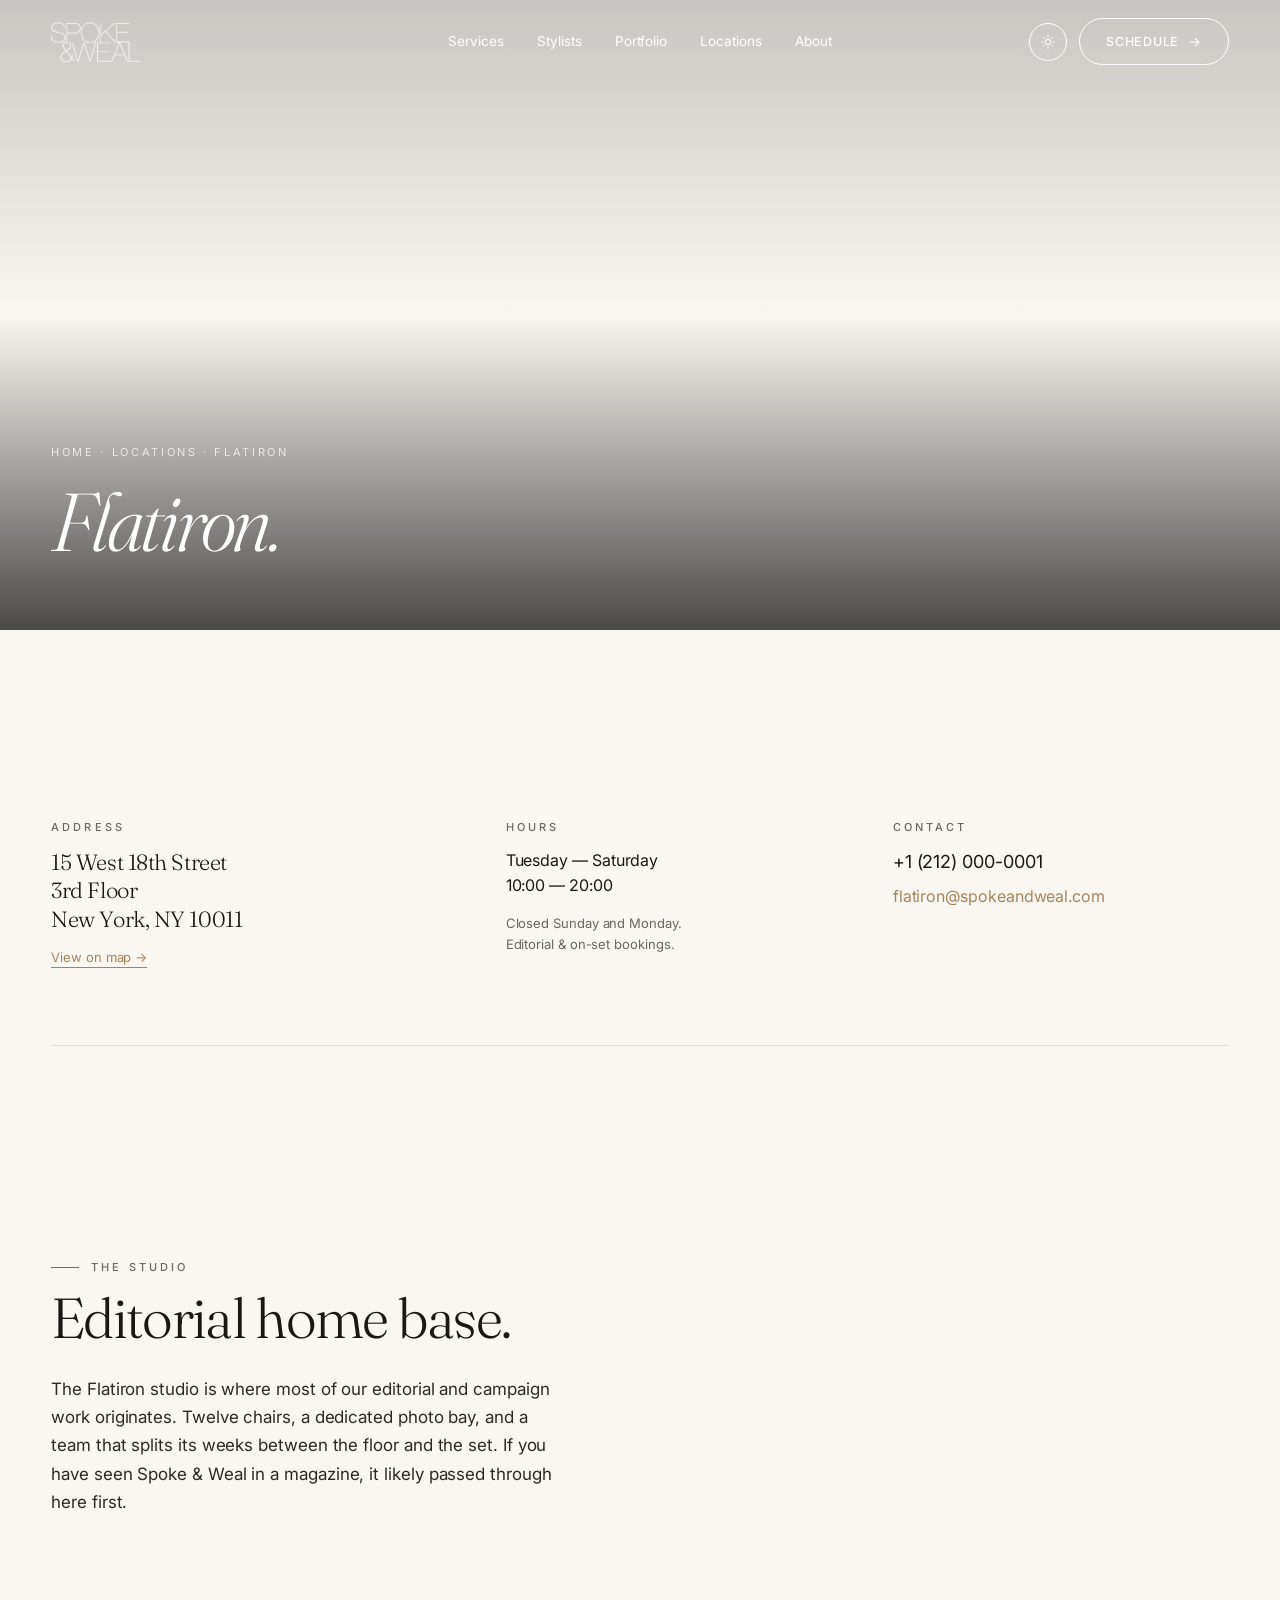
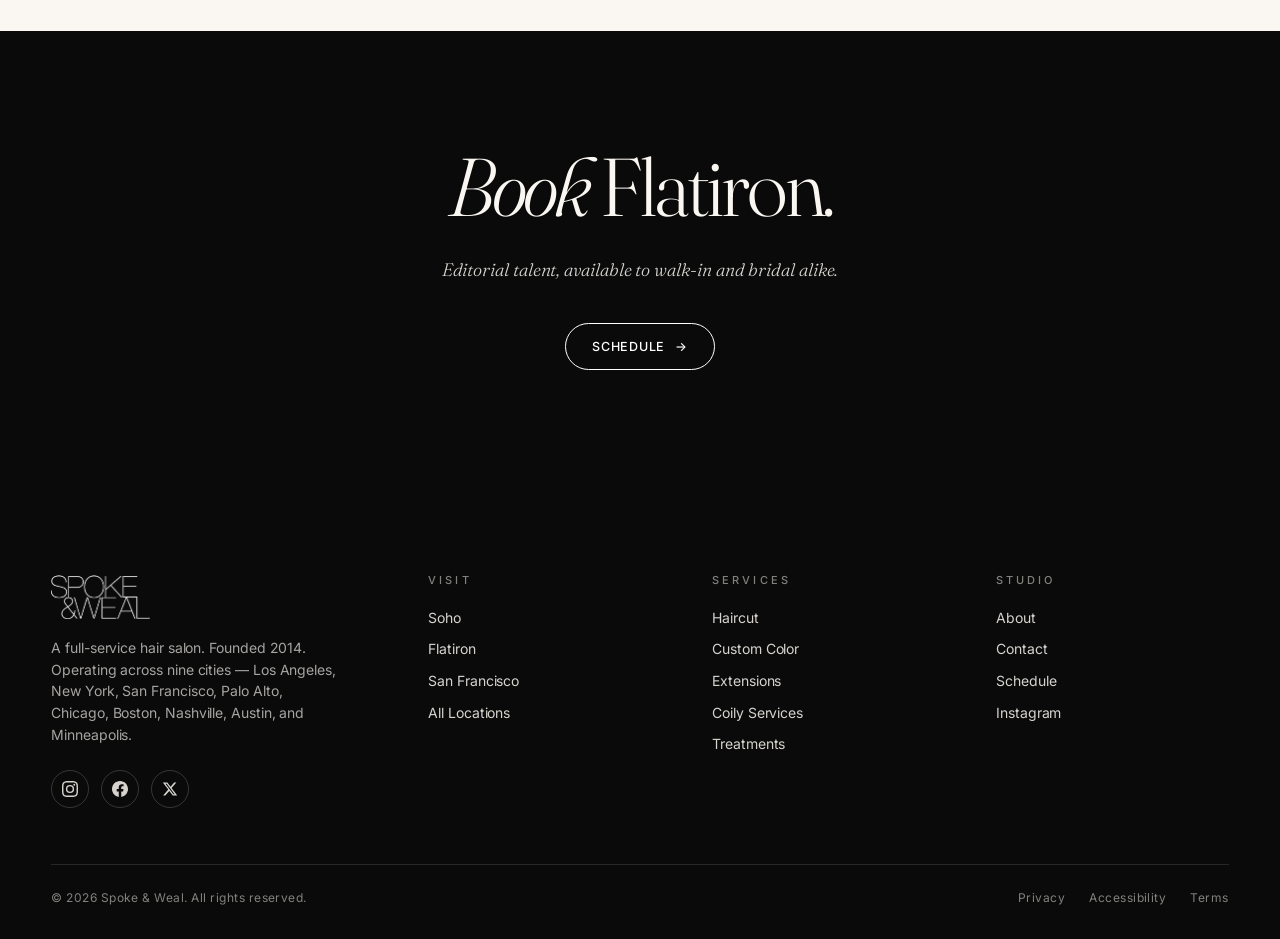
<file: locations/flatiron.html>
<!DOCTYPE html>
<html lang="en">
<head>
<meta charset="UTF-8">
<meta name="viewport" content="width=device-width, initial-scale=1">
<meta name="description" content="Spoke & Weal Flatiron — at 15 W 18th Street in New York's Flatiron district. Color, cut, balayage, editorial.">
<title>Flatiron — Spoke &amp; Weal</title>
<link rel="preconnect" href="https://fonts.googleapis.com">
<link rel="preconnect" href="https://fonts.gstatic.com" crossorigin>
<link href="https://fonts.googleapis.com/css2?family=Fraunces:ital,opsz,wght@0,9..144,300;0,9..144,400;1,9..144,300;1,9..144,400&family=Inter:wght@300;400;500;600&display=swap" rel="stylesheet">
<link rel="stylesheet" href="../assets/css/style.css">
<script type="application/ld+json">
{
  "@context": "https://schema.org",
  "@type": "HairSalon",
  "name": "Spoke & Weal — Flatiron",
  "image": "https://images.unsplash.com/photo-1497366216548-37526070297c?auto=format&fit=crop&w=1200&q=80",
  "address": { "@type": "PostalAddress", "streetAddress": "15 W 18th Street", "addressLocality": "New York", "addressRegion": "NY", "postalCode": "10011", "addressCountry": "US" },
  "telephone": "+1-212-000-0001",
  "openingHoursSpecification": [
    { "@type": "OpeningHoursSpecification", "dayOfWeek": ["Tuesday","Wednesday","Thursday","Friday","Saturday"], "opens": "10:00", "closes": "20:00" }
  ],
  "url": "https://www.spokeandweal.com/flatiron/",
  "priceRange": "$$$"
}
</script>
<script defer src="../assets/js/main.js"></script>
</head>
<body>

<header class="nav">
  <a href="../index.html" class="brand-logo" aria-label="Spoke & Weal — Home">
    <img src="../assets/images/logo.png" alt="Spoke &amp; Weal">
  </a>
  <nav class="nav-links">
    <a href="../pages/services.html">Services</a>
    <a href="../pages/stylists.html">Stylists</a>
    <a href="../pages/portfolio.html">Portfolio</a>
    <a href="../index.html#locations">Locations</a>
    <a href="../pages/about.html">About</a>
  </nav>
  <div class="nav-right">
    <button class="theme-toggle" aria-label="Toggle light or dark mode" type="button">
      <svg class="icon-sun" viewBox="0 0 24 24" aria-hidden="true"><circle cx="12" cy="12" r="4"/><path d="M12 2v3M12 19v3M4.93 4.93l2.12 2.12M16.95 16.95l2.12 2.12M2 12h3M19 12h3M4.93 19.07l2.12-2.12M16.95 7.05l2.12-2.12"/></svg>
      <svg class="icon-moon" viewBox="0 0 24 24" aria-hidden="true"><path d="M21 12.79A9 9 0 1 1 11.21 3 7 7 0 0 0 21 12.79z"/></svg>
    </button>
    <a href="../pages/book.html" class="btn nav-cta"><span>Schedule</span> <span class="arrow">→</span></a>
    <button class="menu-toggle" aria-label="Open menu" aria-expanded="false" type="button">
      <span class="bars"><span></span><span></span></span>
    </button>
  </div>
</header>

<section class="loc-hero">
  <div class="loc-hero-bg" aria-hidden="true" style="background-image: url('https://images.unsplash.com/photo-1497366216548-37526070297c?auto=format&fit=crop&w=2400&q=80');"></div>
  <div style="max-width: var(--max-w); width: 100%; margin: 0 auto;">
    <p class="crumbs"><a href="../index.html">Home</a> · <a href="../index.html#locations">Locations</a> · Flatiron</p>
    <h1>Flatiron.</h1>
  </div>
</section>

<section style="background: var(--paper);">
  <div class="wrap">
    <div class="loc-info">
      <div>
        <h3>Address</h3>
        <p class="big">15 West 18th Street<br>3rd Floor<br>New York, NY 10011</p>
        <p style="margin-top: 14px; font-size: 13px;"><a href="https://maps.google.com/?q=15+W+18th+St+New+York" target="_blank" rel="noopener" style="color: var(--accent); border-bottom: 1px solid var(--accent); padding-bottom: 2px;">View on map →</a></p>
      </div>
      <div>
        <h3>Hours</h3>
        <p>Tuesday — Saturday<br>10:00 — 20:00</p>
        <p style="margin-top: 14px; color: var(--muted); font-size: 13px;">Closed Sunday and Monday.<br>Editorial &amp; on-set bookings.</p>
      </div>
      <div>
        <h3>Contact</h3>
        <p><a href="tel:+12120000001" style="font-size: 18px;">+1 (212) 000-0001</a></p>
        <p style="margin-top: 8px;"><a href="mailto:flatiron@spokeandweal.com" style="font-size: 16px; color: var(--accent);">flatiron@spokeandweal.com</a></p>
      </div>
    </div>
  </div>
</section>

<section class="content">
  <div class="wrap">
    <div style="max-width: 56ch;" data-reveal>
      <p class="eyebrow">The Studio</p>
      <h2 style="font-family: 'Fraunces', serif; font-weight: 300; font-size: var(--display-m); letter-spacing: -0.03em; line-height: 1.05; margin-top: 12px; margin-bottom: 28px;">Editorial home base.</h2>
      <p style="font-size: 17px; line-height: 1.65; color: var(--ink-soft);">The Flatiron studio is where most of our editorial and campaign work originates. Twelve chairs, a dedicated photo bay, and a team that splits its weeks between the floor and the set. If you have seen Spoke &amp; Weal in a magazine, it likely passed through here first.</p>
    </div>
  </div>
</section>

<section class="final-cta">
  <div class="inner" data-reveal>
    <h2>Book <span class="roman">Flatiron.</span></h2>
    <p>Editorial talent, available to walk-in and bridal alike.</p>
    <div class="actions"><a href="../pages/book.html" class="btn nav-cta"><span>Schedule</span> <span class="arrow">→</span></a></div>
  </div>
</section>

<footer class="footer">
  <div class="wrap">
    <div class="top">
      <div class="brand-block">
        <a href="../index.html" class="footer-logo" aria-label="Spoke & Weal — Home">
          <img src="../assets/images/logo.png" alt="Spoke &amp; Weal">
        </a>
        <p>A full-service hair salon. Founded 2014. Operating across nine cities — Los Angeles, New York, San Francisco, Palo Alto, Chicago, Boston, Nashville, Austin, and Minneapolis.</p>
        <div class="footer-socials">
          <a href="https://www.instagram.com/spokeandweal/" target="_blank" rel="noopener" aria-label="Instagram">
            <svg viewBox="0 0 24 24" aria-hidden="true"><path d="M12 2.16c3.2 0 3.58.01 4.85.07 1.17.05 1.8.25 2.23.41.56.22.96.48 1.38.9.42.42.68.82.9 1.38.16.43.36 1.06.41 2.23.06 1.27.07 1.65.07 4.85s-.01 3.58-.07 4.85c-.05 1.17-.25 1.8-.41 2.23-.22.56-.48.96-.9 1.38-.42.42-.82.68-1.38.9-.43.16-1.06.36-2.23.41-1.27.06-1.65.07-4.85.07s-3.58-.01-4.85-.07c-1.17-.05-1.8-.25-2.23-.41a3.7 3.7 0 0 1-1.38-.9 3.7 3.7 0 0 1-.9-1.38c-.16-.43-.36-1.06-.41-2.23C2.17 15.58 2.16 15.2 2.16 12s.01-3.58.07-4.85c.05-1.17.25-1.8.41-2.23.22-.56.48-.96.9-1.38.42-.42.82-.68 1.38-.9.43-.16 1.06-.36 2.23-.41C8.42 2.17 8.8 2.16 12 2.16zm0-2.16C8.74 0 8.33.01 7.05.07 5.78.13 4.9.33 4.14.63a5.86 5.86 0 0 0-2.12 1.38A5.86 5.86 0 0 0 .63 4.14C.33 4.9.13 5.78.07 7.05.01 8.33 0 8.74 0 12s.01 3.67.07 4.95c.06 1.27.26 2.15.56 2.91.31.8.73 1.48 1.38 2.12.64.65 1.32 1.07 2.12 1.38.76.3 1.64.5 2.91.56C8.33 23.99 8.74 24 12 24s3.67-.01 4.95-.07c1.27-.06 2.15-.26 2.91-.56a5.86 5.86 0 0 0 2.12-1.38c.65-.64 1.07-1.32 1.38-2.12.3-.76.5-1.64.56-2.91.06-1.28.07-1.69.07-4.95s-.01-3.67-.07-4.95c-.06-1.27-.26-2.15-.56-2.91a5.86 5.86 0 0 0-1.38-2.12A5.86 5.86 0 0 0 19.86.63C19.1.33 18.22.13 16.95.07 15.67.01 15.26 0 12 0zm0 5.84a6.16 6.16 0 1 0 0 12.32 6.16 6.16 0 0 0 0-12.32zm0 10.16a4 4 0 1 1 0-8 4 4 0 0 1 0 8zm7.85-10.4a1.44 1.44 0 1 1-2.88 0 1.44 1.44 0 0 1 2.88 0z"/></svg>
          </a>
          <a href="https://www.facebook.com/spokeandweal" target="_blank" rel="noopener" aria-label="Facebook">
            <svg viewBox="0 0 24 24" aria-hidden="true"><path d="M24 12.07C24 5.4 18.63 0 12 0S0 5.4 0 12.07C0 18.1 4.39 23.09 10.13 24v-8.43H7.08v-3.5h3.05V9.41c0-3.02 1.79-4.69 4.53-4.69 1.31 0 2.68.24 2.68.24v2.97h-1.51c-1.49 0-1.95.93-1.95 1.89v2.26h3.32l-.53 3.5h-2.79V24C19.61 23.09 24 18.1 24 12.07z"/></svg>
          </a>
          <a href="https://twitter.com/spokeandweal" target="_blank" rel="noopener" aria-label="X (Twitter)">
            <svg viewBox="0 0 24 24" aria-hidden="true"><path d="M18.244 2.25h3.308l-7.227 8.26 8.502 11.24H16.17l-5.214-6.817L4.99 21.75H1.68l7.73-8.835L1.254 2.25H8.08l4.713 6.231zm-1.161 17.52h1.833L7.084 4.126H5.117z"/></svg>
          </a>
        </div>
      </div>
      <div>
        <h4>Visit</h4>
        <ul>
          <li><a href="soho.html">Soho</a></li>
          <li><a href="flatiron.html">Flatiron</a></li>
          <li><a href="san-francisco.html">San Francisco</a></li>
          <li><a href="../index.html#locations">All Locations</a></li>
        </ul>
      </div>
      <div>
        <h4>Services</h4>
        <ul>
          <li><a href="../pages/services.html">Haircut</a></li>
          <li><a href="../pages/services.html">Custom Color</a></li>
          <li><a href="../pages/services.html">Extensions</a></li>
          <li><a href="../pages/services.html">Coily Services</a></li>
          <li><a href="../pages/services.html">Treatments</a></li>
        </ul>
      </div>
      <div>
        <h4>Studio</h4>
        <ul>
          <li><a href="../pages/about.html">About</a></li>
          <li><a href="../pages/contact.html">Contact</a></li>
          <li><a href="../pages/book.html">Schedule</a></li>
          <li><a href="https://www.instagram.com/spokeandweal/" target="_blank" rel="noopener">Instagram</a></li>
        </ul>
      </div>
    </div>
    <div class="bottom">
      <div>© 2026 Spoke &amp; Weal. All rights reserved.</div>
      <div class="links"><a href="#">Privacy</a><a href="#">Accessibility</a><a href="#">Terms</a></div>
    </div>
  </div>
</footer>

<div class="mobile-drawer" data-open="false">
  <ul>
    <li><a href="../pages/services.html">Services</a></li>
    <li><a href="../pages/stylists.html">Stylists</a></li>
    <li><a href="../pages/portfolio.html">Portfolio</a></li>
    <li><a href="../index.html#locations">Locations</a></li>
    <li><a href="../pages/about.html">About</a></li>
    <li><a href="../pages/contact.html">Contact</a></li>
  </ul>
  <a href="../pages/book.html" class="btn btn-solid drawer-cta"><span>Schedule</span> <span class="arrow">→</span></a>
  <div class="drawer-socials"><a href="https://www.instagram.com/spokeandweal/" target="_blank" rel="noopener" aria-label="Instagram"><svg viewBox="0 0 24 24" aria-hidden="true"><path d="M12 2.16c3.2 0 3.58.01 4.85.07 1.17.05 1.8.25 2.23.41.56.22.96.48 1.38.9.42.42.68.82.9 1.38.16.43.36 1.06.41 2.23.06 1.27.07 1.65.07 4.85s-.01 3.58-.07 4.85c-.05 1.17-.25 1.8-.41 2.23-.22.56-.48.96-.9 1.38-.42.42-.82.68-1.38.9-.43.16-1.06.36-2.23.41-1.27.06-1.65.07-4.85.07s-3.58-.01-4.85-.07c-1.17-.05-1.8-.25-2.23-.41a3.7 3.7 0 0 1-1.38-.9 3.7 3.7 0 0 1-.9-1.38c-.16-.43-.36-1.06-.41-2.23C2.17 15.58 2.16 15.2 2.16 12s.01-3.58.07-4.85c.05-1.17.25-1.8.41-2.23.22-.56.48-.96.9-1.38.42-.42.82-.68 1.38-.9.43-.16 1.06-.36 2.23-.41C8.42 2.17 8.8 2.16 12 2.16zm0-2.16C8.74 0 8.33.01 7.05.07 5.78.13 4.9.33 4.14.63a5.86 5.86 0 0 0-2.12 1.38A5.86 5.86 0 0 0 .63 4.14C.33 4.9.13 5.78.07 7.05.01 8.33 0 8.74 0 12s.01 3.67.07 4.95c.06 1.27.26 2.15.56 2.91.31.8.73 1.48 1.38 2.12.64.65 1.32 1.07 2.12 1.38.76.3 1.64.5 2.91.56C8.33 23.99 8.74 24 12 24s3.67-.01 4.95-.07c1.27-.06 2.15-.26 2.91-.56a5.86 5.86 0 0 0 2.12-1.38c.65-.64 1.07-1.32 1.38-2.12.3-.76.5-1.64.56-2.91.06-1.28.07-1.69.07-4.95s-.01-3.67-.07-4.95c-.06-1.27-.26-2.15-.56-2.91a5.86 5.86 0 0 0-1.38-2.12A5.86 5.86 0 0 0 19.86.63C19.1.33 18.22.13 16.95.07 15.67.01 15.26 0 12 0zm0 5.84a6.16 6.16 0 1 0 0 12.32 6.16 6.16 0 0 0 0-12.32zm0 10.16a4 4 0 1 1 0-8 4 4 0 0 1 0 8zm7.85-10.4a1.44 1.44 0 1 1-2.88 0 1.44 1.44 0 0 1 2.88 0z"/></svg></a><a href="https://www.facebook.com/spokeandweal" target="_blank" rel="noopener" aria-label="Facebook"><svg viewBox="0 0 24 24" aria-hidden="true"><path d="M24 12.07C24 5.4 18.63 0 12 0S0 5.4 0 12.07C0 18.1 4.39 23.09 10.13 24v-8.43H7.08v-3.5h3.05V9.41c0-3.02 1.79-4.69 4.53-4.69 1.31 0 2.68.24 2.68.24v2.97h-1.51c-1.49 0-1.95.93-1.95 1.89v2.26h3.32l-.53 3.5h-2.79V24C19.61 23.09 24 18.1 24 12.07z"/></svg></a><a href="https://twitter.com/spokeandweal" target="_blank" rel="noopener" aria-label="X (Twitter)"><svg viewBox="0 0 24 24" aria-hidden="true"><path d="M18.244 2.25h3.308l-7.227 8.26 8.502 11.24H16.17l-5.214-6.817L4.99 21.75H1.68l7.73-8.835L1.254 2.25H8.08l4.713 6.231zm-1.161 17.52h1.833L7.084 4.126H5.117z"/></svg></a></div>
</div>
</body>
</html>
</file>
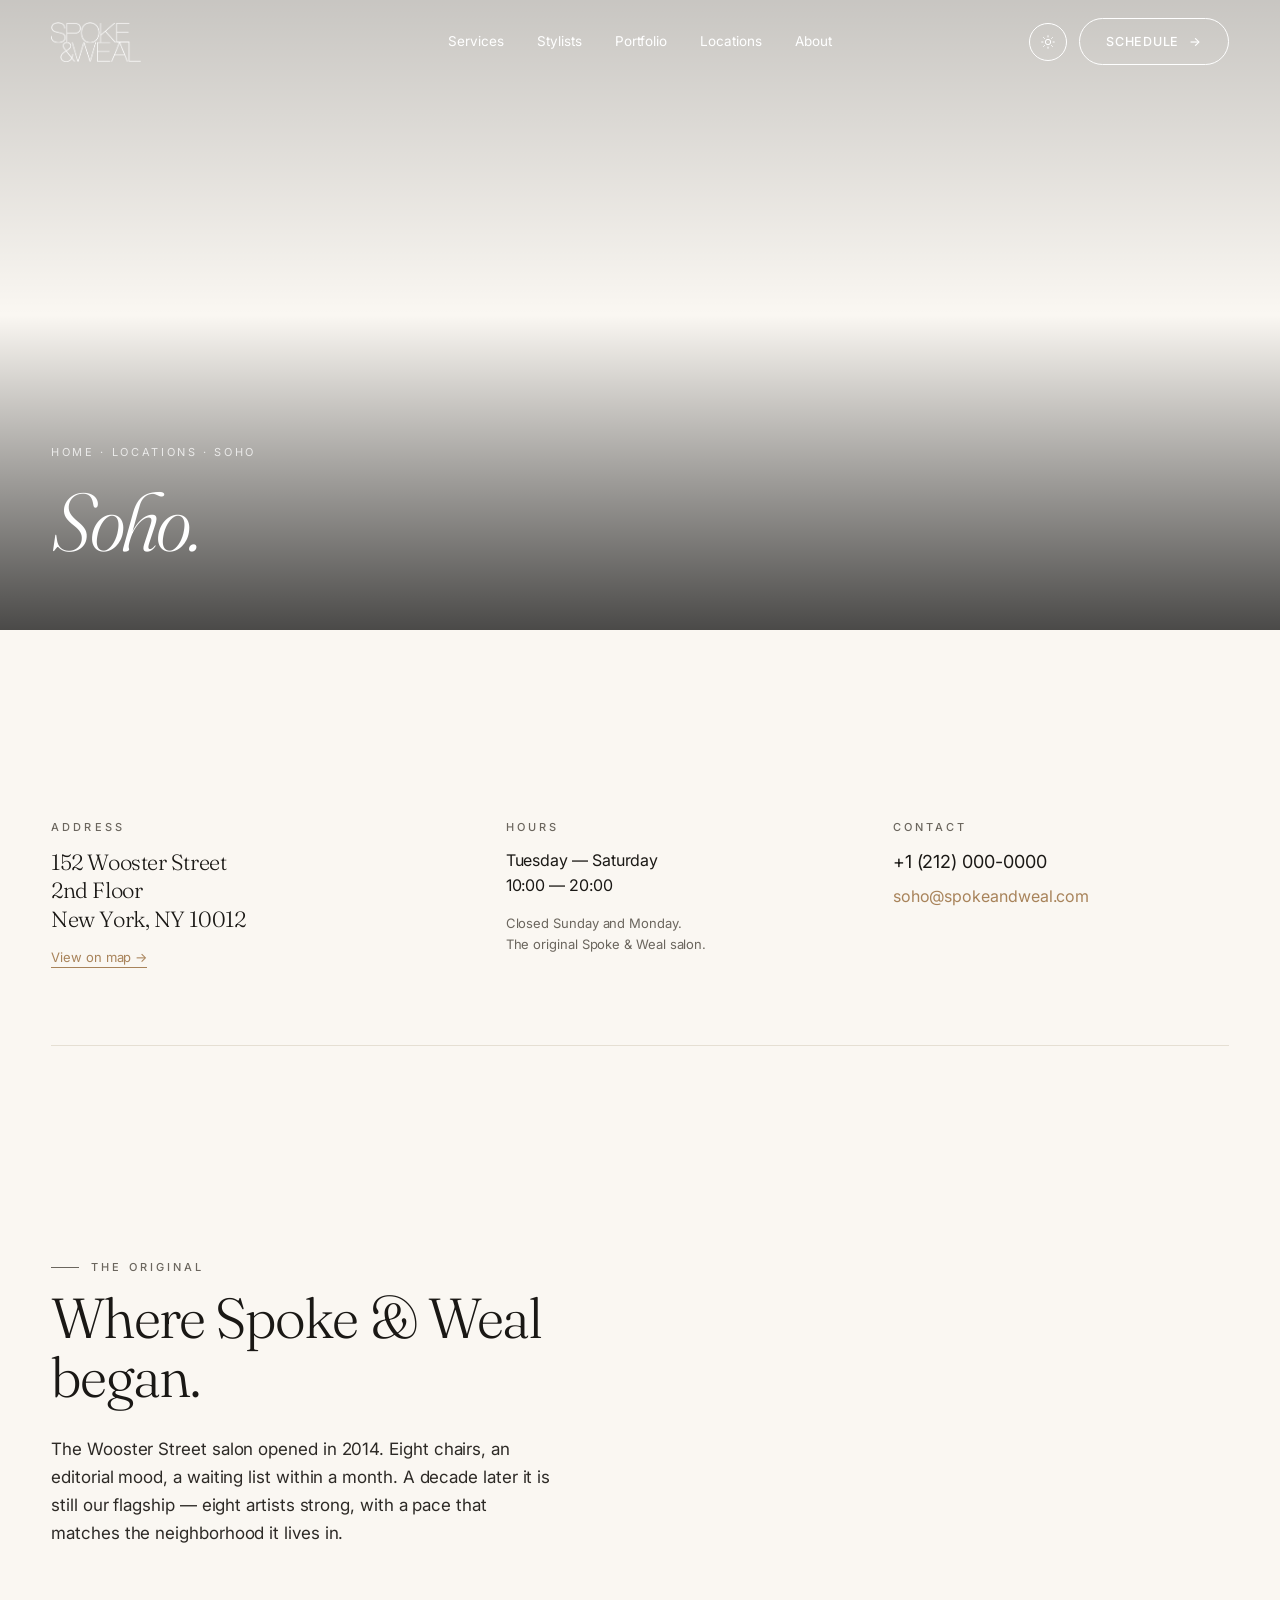
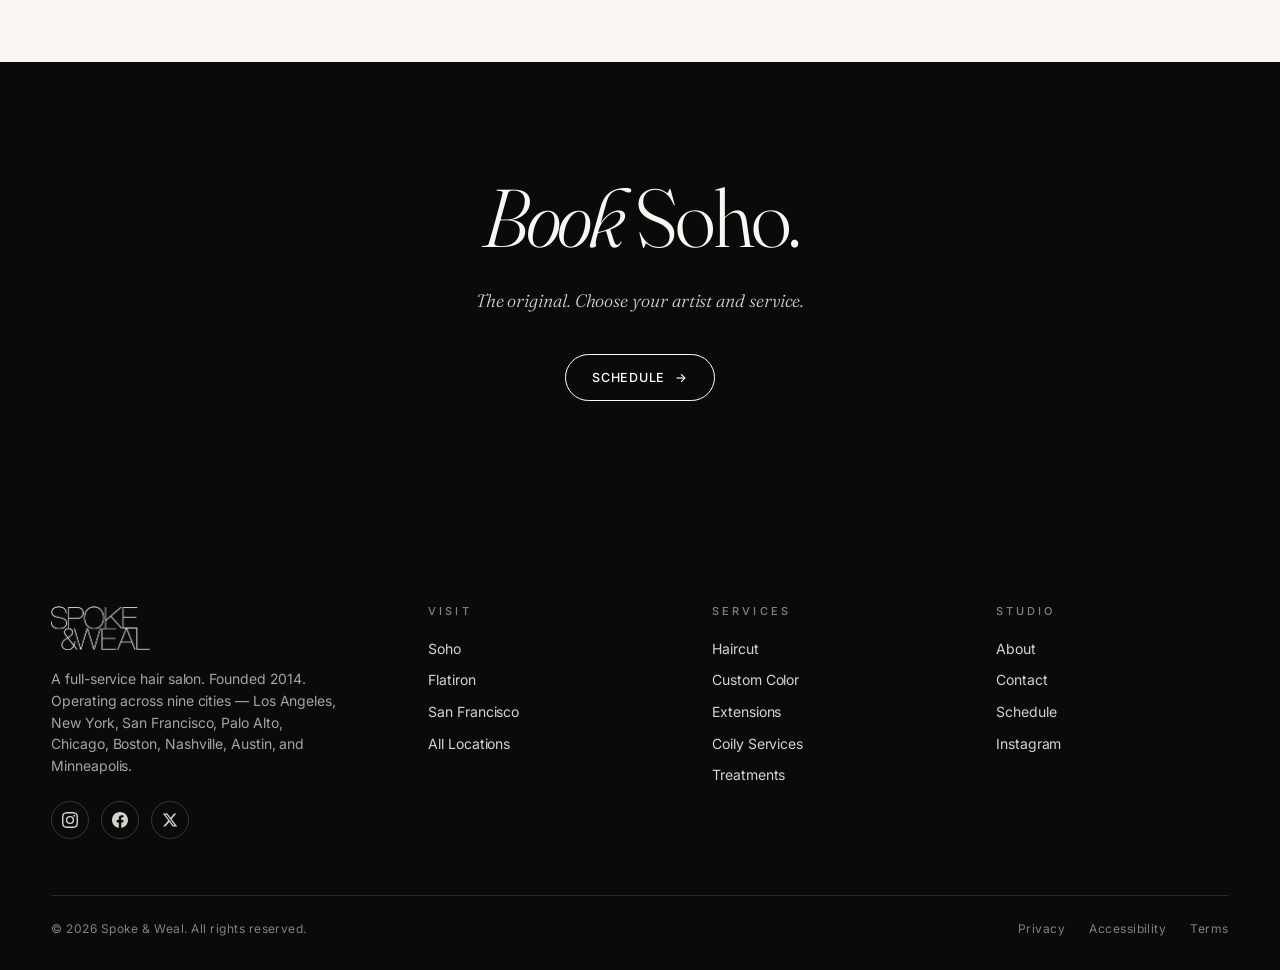
<file: locations/soho.html>
<!DOCTYPE html>
<html lang="en">
<head>
<meta charset="UTF-8">
<meta name="viewport" content="width=device-width, initial-scale=1">
<meta name="description" content="Spoke & Weal Soho — the original Spoke & Weal salon at 152 Wooster Street in New York's Soho neighborhood. Founded 2014.">
<title>Soho — Spoke &amp; Weal</title>
<link rel="preconnect" href="https://fonts.googleapis.com">
<link rel="preconnect" href="https://fonts.gstatic.com" crossorigin>
<link href="https://fonts.googleapis.com/css2?family=Fraunces:ital,opsz,wght@0,9..144,300;0,9..144,400;1,9..144,300;1,9..144,400&family=Inter:wght@300;400;500;600&display=swap" rel="stylesheet">
<link rel="stylesheet" href="../assets/css/style.css">
<script type="application/ld+json">
{
  "@context": "https://schema.org",
  "@type": "HairSalon",
  "name": "Spoke & Weal — Soho",
  "image": "https://images.unsplash.com/photo-1503951914875-452162b0f3f1?auto=format&fit=crop&w=1200&q=80",
  "address": { "@type": "PostalAddress", "streetAddress": "152 Wooster Street", "addressLocality": "New York", "addressRegion": "NY", "postalCode": "10012", "addressCountry": "US" },
  "telephone": "+1-212-000-0000",
  "openingHoursSpecification": [
    { "@type": "OpeningHoursSpecification", "dayOfWeek": ["Tuesday","Wednesday","Thursday","Friday","Saturday"], "opens": "10:00", "closes": "20:00" }
  ],
  "url": "https://www.spokeandweal.com/soho/",
  "priceRange": "$$$"
}
</script>
<script defer src="../assets/js/main.js"></script>
</head>
<body>

<header class="nav">
  <a href="../index.html" class="brand-logo" aria-label="Spoke & Weal — Home">
    <img src="../assets/images/logo.png" alt="Spoke &amp; Weal">
  </a>
  <nav class="nav-links">
    <a href="../pages/services.html">Services</a>
    <a href="../pages/stylists.html">Stylists</a>
    <a href="../pages/portfolio.html">Portfolio</a>
    <a href="../index.html#locations">Locations</a>
    <a href="../pages/about.html">About</a>
  </nav>
  <div class="nav-right">
    <button class="theme-toggle" aria-label="Toggle light or dark mode" type="button">
      <svg class="icon-sun" viewBox="0 0 24 24" aria-hidden="true"><circle cx="12" cy="12" r="4"/><path d="M12 2v3M12 19v3M4.93 4.93l2.12 2.12M16.95 16.95l2.12 2.12M2 12h3M19 12h3M4.93 19.07l2.12-2.12M16.95 7.05l2.12-2.12"/></svg>
      <svg class="icon-moon" viewBox="0 0 24 24" aria-hidden="true"><path d="M21 12.79A9 9 0 1 1 11.21 3 7 7 0 0 0 21 12.79z"/></svg>
    </button>
    <a href="../pages/book.html" class="btn nav-cta"><span>Schedule</span> <span class="arrow">→</span></a>
    <button class="menu-toggle" aria-label="Open menu" aria-expanded="false" type="button">
      <span class="bars"><span></span><span></span></span>
    </button>
  </div>
</header>

<section class="loc-hero">
  <div class="loc-hero-bg" aria-hidden="true" style="background-image: url('https://images.unsplash.com/photo-1503951914875-452162b0f3f1?auto=format&fit=crop&w=2400&q=80');"></div>
  <div style="max-width: var(--max-w); width: 100%; margin: 0 auto;">
    <p class="crumbs"><a href="../index.html">Home</a> · <a href="../index.html#locations">Locations</a> · Soho</p>
    <h1>Soho.</h1>
  </div>
</section>

<section style="background: var(--paper);">
  <div class="wrap">
    <div class="loc-info">
      <div>
        <h3>Address</h3>
        <p class="big">152 Wooster Street<br>2nd Floor<br>New York, NY 10012</p>
        <p style="margin-top: 14px; font-size: 13px;"><a href="https://maps.google.com/?q=152+Wooster+St+New+York" target="_blank" rel="noopener" style="color: var(--accent); border-bottom: 1px solid var(--accent); padding-bottom: 2px;">View on map →</a></p>
      </div>
      <div>
        <h3>Hours</h3>
        <p>Tuesday — Saturday<br>10:00 — 20:00</p>
        <p style="margin-top: 14px; color: var(--muted); font-size: 13px;">Closed Sunday and Monday.<br>The original Spoke &amp; Weal salon.</p>
      </div>
      <div>
        <h3>Contact</h3>
        <p><a href="tel:+12120000000" style="font-size: 18px;">+1 (212) 000-0000</a></p>
        <p style="margin-top: 8px;"><a href="mailto:soho@spokeandweal.com" style="font-size: 16px; color: var(--accent);">soho@spokeandweal.com</a></p>
      </div>
    </div>
  </div>
</section>

<section class="content">
  <div class="wrap">
    <div style="max-width: 56ch;" data-reveal>
      <p class="eyebrow">The Original</p>
      <h2 style="font-family: 'Fraunces', serif; font-weight: 300; font-size: var(--display-m); letter-spacing: -0.03em; line-height: 1.05; margin-top: 12px; margin-bottom: 28px;">Where Spoke &amp; Weal began.</h2>
      <p style="font-size: 17px; line-height: 1.65; color: var(--ink-soft);">The Wooster Street salon opened in 2014. Eight chairs, an editorial mood, a waiting list within a month. A decade later it is still our flagship — eight artists strong, with a pace that matches the neighborhood it lives in.</p>
    </div>
  </div>
</section>

<section class="final-cta">
  <div class="inner" data-reveal>
    <h2>Book <span class="roman">Soho.</span></h2>
    <p>The original. Choose your artist and service.</p>
    <div class="actions"><a href="../pages/book.html" class="btn nav-cta"><span>Schedule</span> <span class="arrow">→</span></a></div>
  </div>
</section>

<footer class="footer">
  <div class="wrap">
    <div class="top">
      <div class="brand-block">
        <a href="../index.html" class="footer-logo" aria-label="Spoke & Weal — Home">
          <img src="../assets/images/logo.png" alt="Spoke &amp; Weal">
        </a>
        <p>A full-service hair salon. Founded 2014. Operating across nine cities — Los Angeles, New York, San Francisco, Palo Alto, Chicago, Boston, Nashville, Austin, and Minneapolis.</p>
        <div class="footer-socials">
          <a href="https://www.instagram.com/spokeandweal/" target="_blank" rel="noopener" aria-label="Instagram">
            <svg viewBox="0 0 24 24" aria-hidden="true"><path d="M12 2.16c3.2 0 3.58.01 4.85.07 1.17.05 1.8.25 2.23.41.56.22.96.48 1.38.9.42.42.68.82.9 1.38.16.43.36 1.06.41 2.23.06 1.27.07 1.65.07 4.85s-.01 3.58-.07 4.85c-.05 1.17-.25 1.8-.41 2.23-.22.56-.48.96-.9 1.38-.42.42-.82.68-1.38.9-.43.16-1.06.36-2.23.41-1.27.06-1.65.07-4.85.07s-3.58-.01-4.85-.07c-1.17-.05-1.8-.25-2.23-.41a3.7 3.7 0 0 1-1.38-.9 3.7 3.7 0 0 1-.9-1.38c-.16-.43-.36-1.06-.41-2.23C2.17 15.58 2.16 15.2 2.16 12s.01-3.58.07-4.85c.05-1.17.25-1.8.41-2.23.22-.56.48-.96.9-1.38.42-.42.82-.68 1.38-.9.43-.16 1.06-.36 2.23-.41C8.42 2.17 8.8 2.16 12 2.16zm0-2.16C8.74 0 8.33.01 7.05.07 5.78.13 4.9.33 4.14.63a5.86 5.86 0 0 0-2.12 1.38A5.86 5.86 0 0 0 .63 4.14C.33 4.9.13 5.78.07 7.05.01 8.33 0 8.74 0 12s.01 3.67.07 4.95c.06 1.27.26 2.15.56 2.91.31.8.73 1.48 1.38 2.12.64.65 1.32 1.07 2.12 1.38.76.3 1.64.5 2.91.56C8.33 23.99 8.74 24 12 24s3.67-.01 4.95-.07c1.27-.06 2.15-.26 2.91-.56a5.86 5.86 0 0 0 2.12-1.38c.65-.64 1.07-1.32 1.38-2.12.3-.76.5-1.64.56-2.91.06-1.28.07-1.69.07-4.95s-.01-3.67-.07-4.95c-.06-1.27-.26-2.15-.56-2.91a5.86 5.86 0 0 0-1.38-2.12A5.86 5.86 0 0 0 19.86.63C19.1.33 18.22.13 16.95.07 15.67.01 15.26 0 12 0zm0 5.84a6.16 6.16 0 1 0 0 12.32 6.16 6.16 0 0 0 0-12.32zm0 10.16a4 4 0 1 1 0-8 4 4 0 0 1 0 8zm7.85-10.4a1.44 1.44 0 1 1-2.88 0 1.44 1.44 0 0 1 2.88 0z"/></svg>
          </a>
          <a href="https://www.facebook.com/spokeandweal" target="_blank" rel="noopener" aria-label="Facebook">
            <svg viewBox="0 0 24 24" aria-hidden="true"><path d="M24 12.07C24 5.4 18.63 0 12 0S0 5.4 0 12.07C0 18.1 4.39 23.09 10.13 24v-8.43H7.08v-3.5h3.05V9.41c0-3.02 1.79-4.69 4.53-4.69 1.31 0 2.68.24 2.68.24v2.97h-1.51c-1.49 0-1.95.93-1.95 1.89v2.26h3.32l-.53 3.5h-2.79V24C19.61 23.09 24 18.1 24 12.07z"/></svg>
          </a>
          <a href="https://twitter.com/spokeandweal" target="_blank" rel="noopener" aria-label="X (Twitter)">
            <svg viewBox="0 0 24 24" aria-hidden="true"><path d="M18.244 2.25h3.308l-7.227 8.26 8.502 11.24H16.17l-5.214-6.817L4.99 21.75H1.68l7.73-8.835L1.254 2.25H8.08l4.713 6.231zm-1.161 17.52h1.833L7.084 4.126H5.117z"/></svg>
          </a>
        </div>
      </div>
      <div>
        <h4>Visit</h4>
        <ul>
          <li><a href="soho.html">Soho</a></li>
          <li><a href="flatiron.html">Flatiron</a></li>
          <li><a href="san-francisco.html">San Francisco</a></li>
          <li><a href="../index.html#locations">All Locations</a></li>
        </ul>
      </div>
      <div>
        <h4>Services</h4>
        <ul>
          <li><a href="../pages/services.html">Haircut</a></li>
          <li><a href="../pages/services.html">Custom Color</a></li>
          <li><a href="../pages/services.html">Extensions</a></li>
          <li><a href="../pages/services.html">Coily Services</a></li>
          <li><a href="../pages/services.html">Treatments</a></li>
        </ul>
      </div>
      <div>
        <h4>Studio</h4>
        <ul>
          <li><a href="../pages/about.html">About</a></li>
          <li><a href="../pages/contact.html">Contact</a></li>
          <li><a href="../pages/book.html">Schedule</a></li>
          <li><a href="https://www.instagram.com/spokeandweal/" target="_blank" rel="noopener">Instagram</a></li>
        </ul>
      </div>
    </div>
    <div class="bottom">
      <div>© 2026 Spoke &amp; Weal. All rights reserved.</div>
      <div class="links"><a href="#">Privacy</a><a href="#">Accessibility</a><a href="#">Terms</a></div>
    </div>
  </div>
</footer>

<div class="mobile-drawer" data-open="false">
  <ul>
    <li><a href="../pages/services.html">Services</a></li>
    <li><a href="../pages/stylists.html">Stylists</a></li>
    <li><a href="../pages/portfolio.html">Portfolio</a></li>
    <li><a href="../index.html#locations">Locations</a></li>
    <li><a href="../pages/about.html">About</a></li>
    <li><a href="../pages/contact.html">Contact</a></li>
  </ul>
  <a href="../pages/book.html" class="btn btn-solid drawer-cta"><span>Schedule</span> <span class="arrow">→</span></a>
  <div class="drawer-socials"><a href="https://www.instagram.com/spokeandweal/" target="_blank" rel="noopener" aria-label="Instagram"><svg viewBox="0 0 24 24" aria-hidden="true"><path d="M12 2.16c3.2 0 3.58.01 4.85.07 1.17.05 1.8.25 2.23.41.56.22.96.48 1.38.9.42.42.68.82.9 1.38.16.43.36 1.06.41 2.23.06 1.27.07 1.65.07 4.85s-.01 3.58-.07 4.85c-.05 1.17-.25 1.8-.41 2.23-.22.56-.48.96-.9 1.38-.42.42-.82.68-1.38.9-.43.16-1.06.36-2.23.41-1.27.06-1.65.07-4.85.07s-3.58-.01-4.85-.07c-1.17-.05-1.8-.25-2.23-.41a3.7 3.7 0 0 1-1.38-.9 3.7 3.7 0 0 1-.9-1.38c-.16-.43-.36-1.06-.41-2.23C2.17 15.58 2.16 15.2 2.16 12s.01-3.58.07-4.85c.05-1.17.25-1.8.41-2.23.22-.56.48-.96.9-1.38.42-.42.82-.68 1.38-.9.43-.16 1.06-.36 2.23-.41C8.42 2.17 8.8 2.16 12 2.16zm0-2.16C8.74 0 8.33.01 7.05.07 5.78.13 4.9.33 4.14.63a5.86 5.86 0 0 0-2.12 1.38A5.86 5.86 0 0 0 .63 4.14C.33 4.9.13 5.78.07 7.05.01 8.33 0 8.74 0 12s.01 3.67.07 4.95c.06 1.27.26 2.15.56 2.91.31.8.73 1.48 1.38 2.12.64.65 1.32 1.07 2.12 1.38.76.3 1.64.5 2.91.56C8.33 23.99 8.74 24 12 24s3.67-.01 4.95-.07c1.27-.06 2.15-.26 2.91-.56a5.86 5.86 0 0 0 2.12-1.38c.65-.64 1.07-1.32 1.38-2.12.3-.76.5-1.64.56-2.91.06-1.28.07-1.69.07-4.95s-.01-3.67-.07-4.95c-.06-1.27-.26-2.15-.56-2.91a5.86 5.86 0 0 0-1.38-2.12A5.86 5.86 0 0 0 19.86.63C19.1.33 18.22.13 16.95.07 15.67.01 15.26 0 12 0zm0 5.84a6.16 6.16 0 1 0 0 12.32 6.16 6.16 0 0 0 0-12.32zm0 10.16a4 4 0 1 1 0-8 4 4 0 0 1 0 8zm7.85-10.4a1.44 1.44 0 1 1-2.88 0 1.44 1.44 0 0 1 2.88 0z"/></svg></a><a href="https://www.facebook.com/spokeandweal" target="_blank" rel="noopener" aria-label="Facebook"><svg viewBox="0 0 24 24" aria-hidden="true"><path d="M24 12.07C24 5.4 18.63 0 12 0S0 5.4 0 12.07C0 18.1 4.39 23.09 10.13 24v-8.43H7.08v-3.5h3.05V9.41c0-3.02 1.79-4.69 4.53-4.69 1.31 0 2.68.24 2.68.24v2.97h-1.51c-1.49 0-1.95.93-1.95 1.89v2.26h3.32l-.53 3.5h-2.79V24C19.61 23.09 24 18.1 24 12.07z"/></svg></a><a href="https://twitter.com/spokeandweal" target="_blank" rel="noopener" aria-label="X (Twitter)"><svg viewBox="0 0 24 24" aria-hidden="true"><path d="M18.244 2.25h3.308l-7.227 8.26 8.502 11.24H16.17l-5.214-6.817L4.99 21.75H1.68l7.73-8.835L1.254 2.25H8.08l4.713 6.231zm-1.161 17.52h1.833L7.084 4.126H5.117z"/></svg></a></div>
</div>
</body>
</html>
</file>
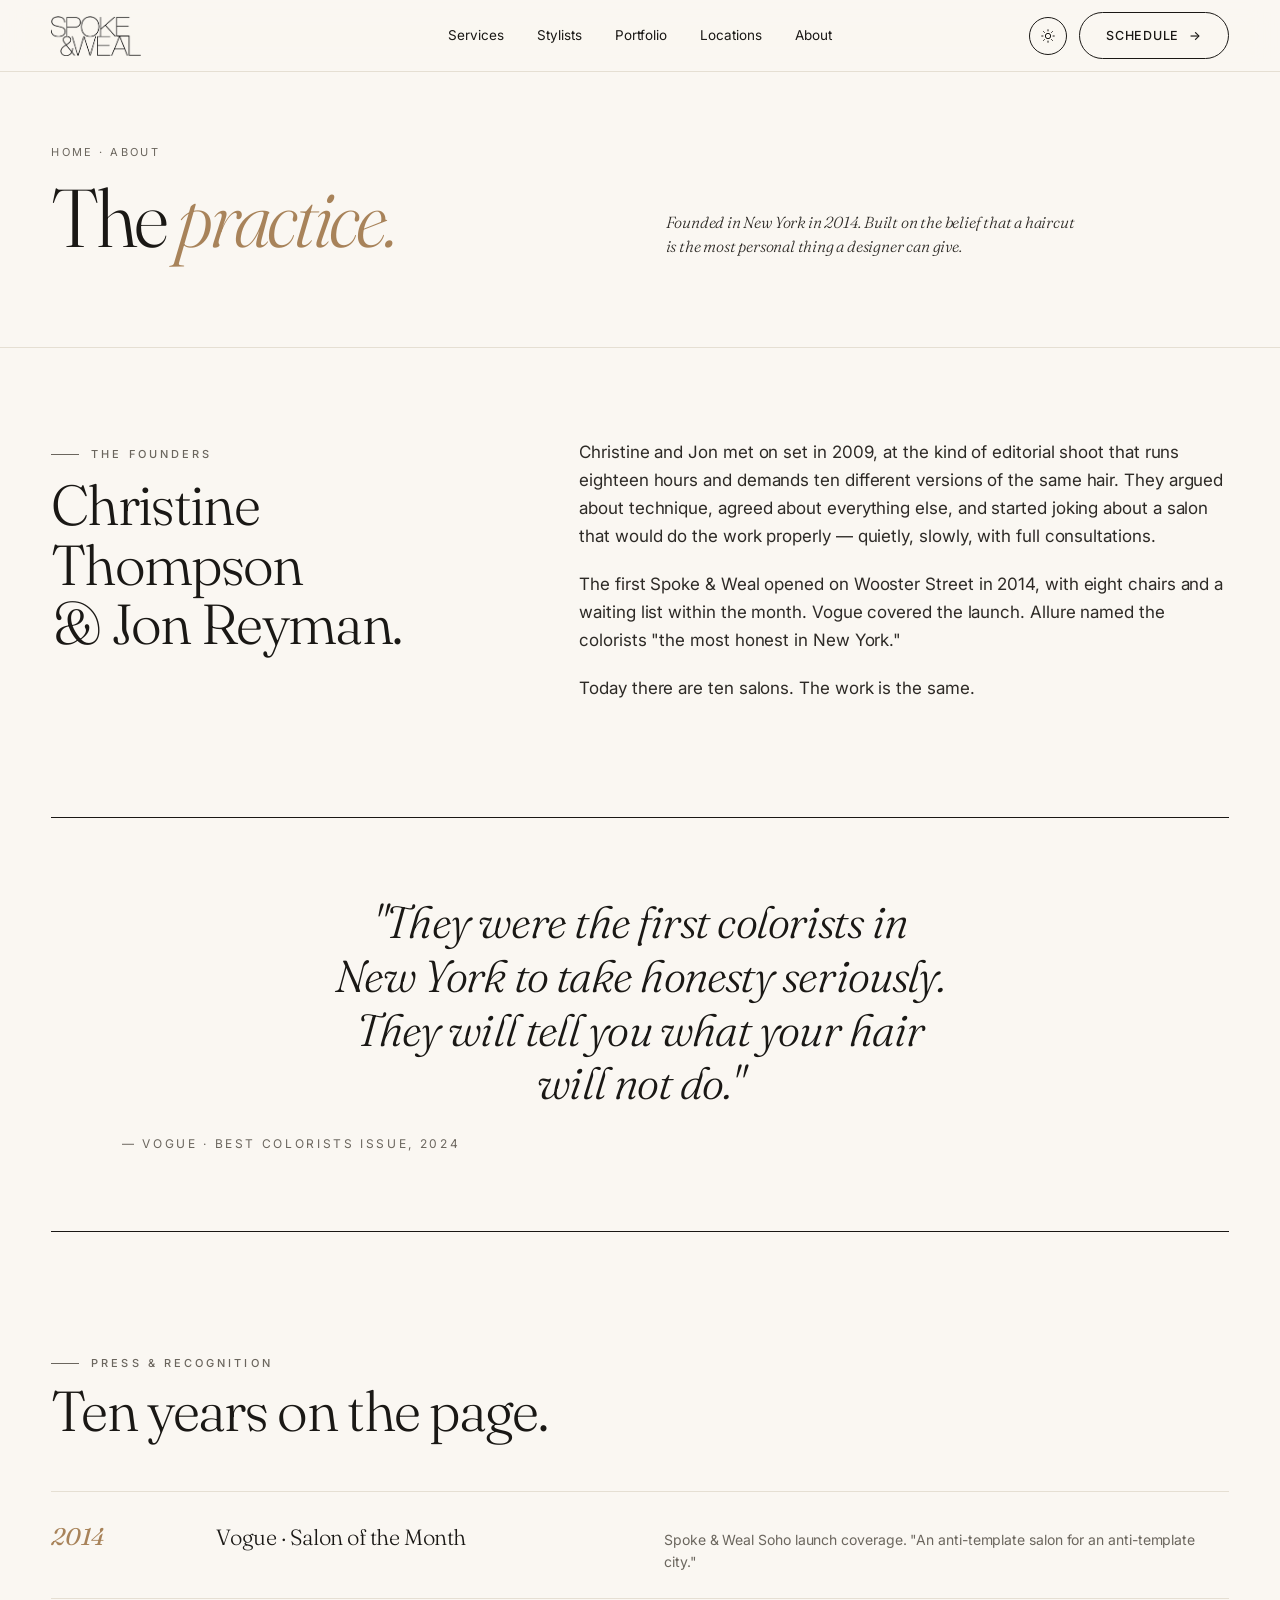
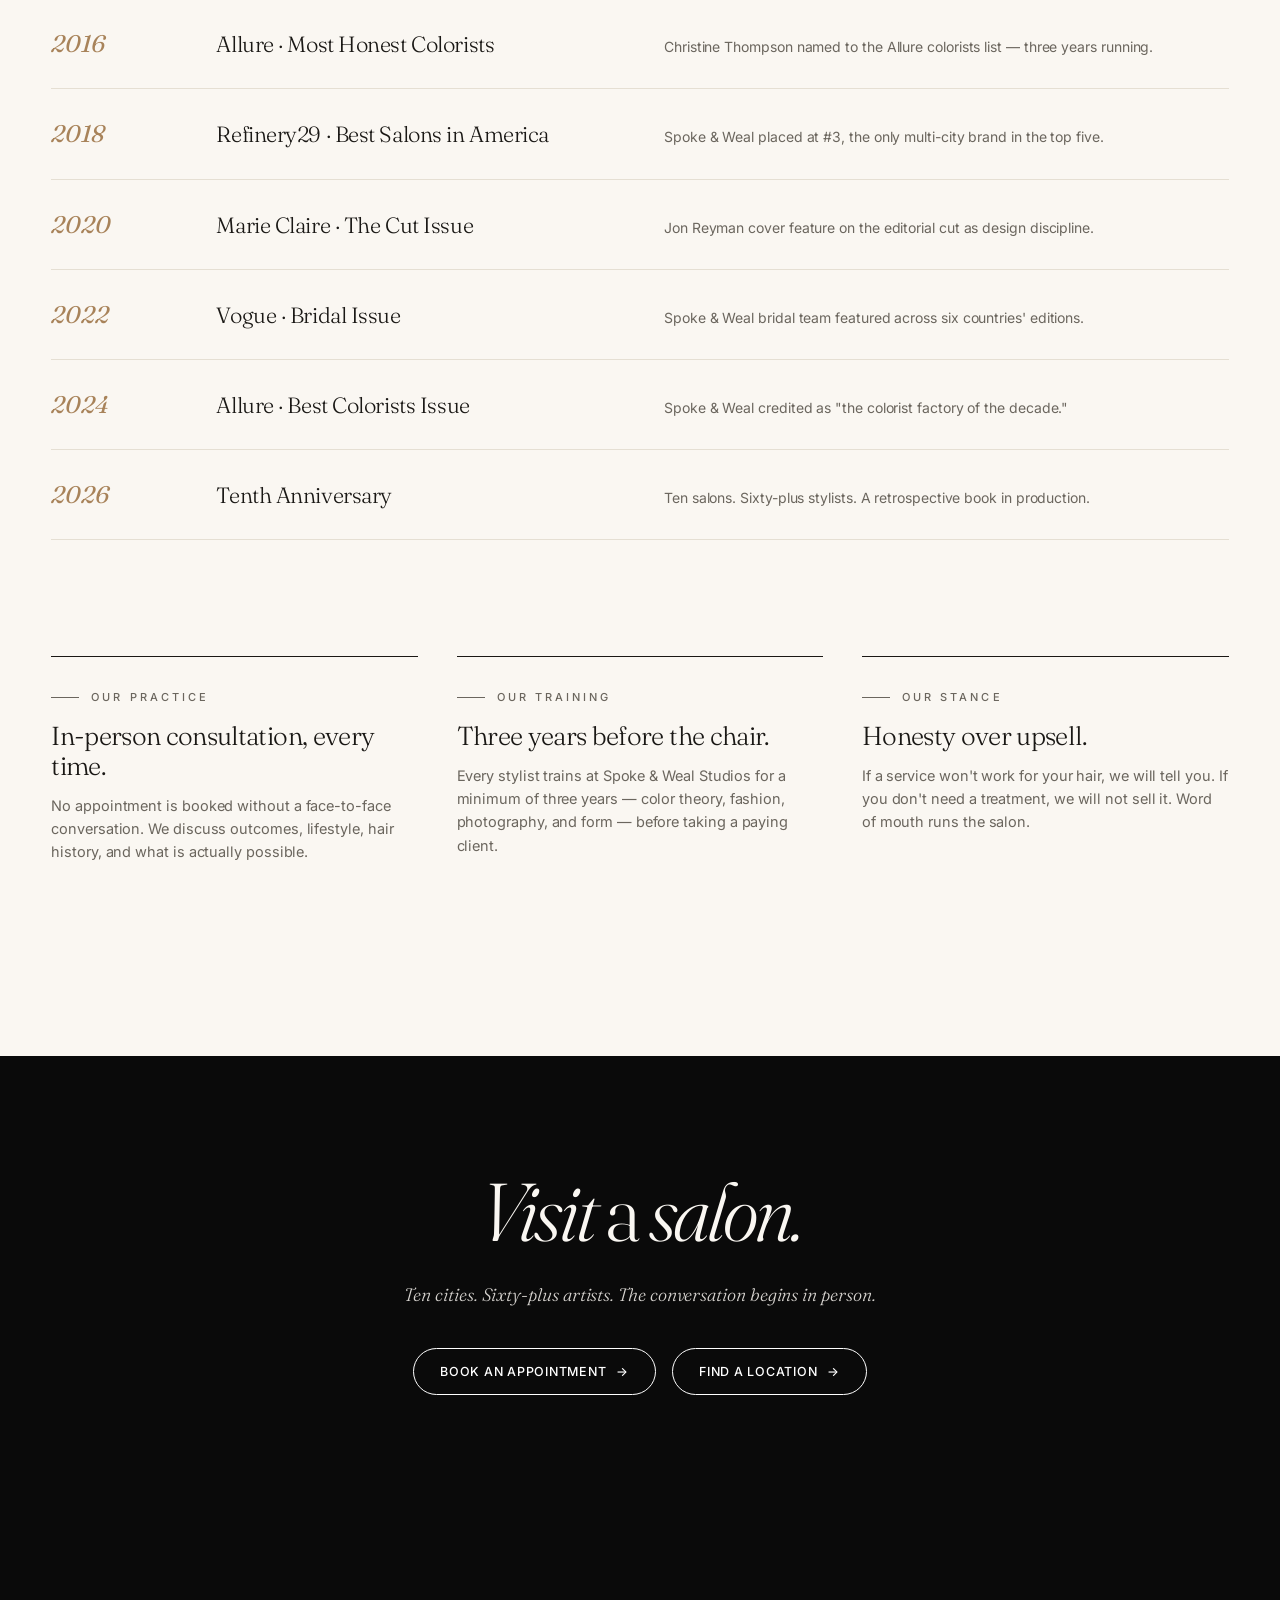
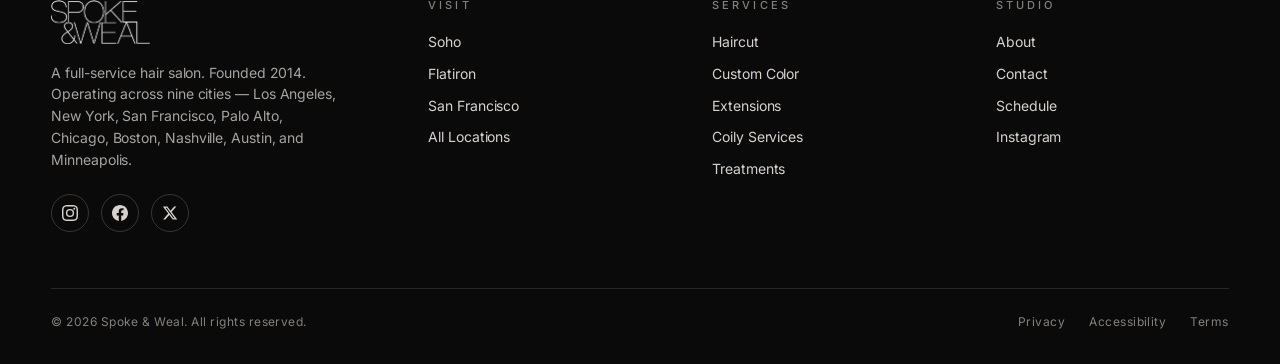
<file: pages/about.html>
<!DOCTYPE html>
<html lang="en">
<head>
<meta charset="UTF-8">
<meta name="viewport" content="width=device-width, initial-scale=1">
<meta name="description" content="The story of Spoke & Weal — a craft-led hair salon founded in New York in 2014 by Christine Thompson and Jon Reyman.">
<title>About — Spoke &amp; Weal</title>
<link rel="preconnect" href="https://fonts.googleapis.com">
<link rel="preconnect" href="https://fonts.gstatic.com" crossorigin>
<link href="https://fonts.googleapis.com/css2?family=Fraunces:ital,opsz,wght@0,9..144,300;0,9..144,400;1,9..144,300;1,9..144,400&family=Inter:wght@300;400;500;600&display=swap" rel="stylesheet">
<link rel="stylesheet" href="../assets/css/style.css">
<script defer src="../assets/js/main.js"></script>
</head>
<body>

<header class="nav scrolled">
  <a href="../index.html" class="brand-logo" aria-label="Spoke & Weal — Home">
    <img src="../assets/images/logo.png" alt="Spoke &amp; Weal">
  </a>
  <nav class="nav-links">
    <a href="services.html">Services</a>
    <a href="stylists.html">Stylists</a>
    <a href="portfolio.html">Portfolio</a>
    <a href="../index.html#locations">Locations</a>
    <a href="about.html">About</a>
  </nav>
  <div class="nav-right">
    <button class="theme-toggle" aria-label="Toggle light or dark mode" type="button">
      <svg class="icon-sun" viewBox="0 0 24 24" aria-hidden="true"><circle cx="12" cy="12" r="4"/><path d="M12 2v3M12 19v3M4.93 4.93l2.12 2.12M16.95 16.95l2.12 2.12M2 12h3M19 12h3M4.93 19.07l2.12-2.12M16.95 7.05l2.12-2.12"/></svg>
      <svg class="icon-moon" viewBox="0 0 24 24" aria-hidden="true"><path d="M21 12.79A9 9 0 1 1 11.21 3 7 7 0 0 0 21 12.79z"/></svg>
    </button>
    <a href="book.html" class="btn nav-cta"><span>Schedule</span> <span class="arrow">→</span></a>
    <button class="menu-toggle" aria-label="Open menu" aria-expanded="false" type="button">
      <span class="bars"><span></span><span></span></span>
    </button>
  </div>
</header>

<section class="subhero">
  <div class="grid">
    <div data-reveal>
      <p class="crumbs"><a href="../index.html">Home</a> · About</p>
      <h1>The <em>practice.</em></h1>
    </div>
    <p class="lede" data-reveal>Founded in New York in 2014. Built on the belief that a haircut is the most personal thing a designer can give.</p>
  </div>
</section>

<section class="content">
  <div class="wrap">

    <!-- Founder essay -->
    <div style="display: grid; grid-template-columns: 1fr 1.4fr; gap: clamp(40px, 5vw, 80px); align-items: start; margin-bottom: clamp(72px, 9vw, 128px);" data-reveal>
      <div>
        <p class="eyebrow">The Founders</p>
        <h2 style="font-family: 'Fraunces', serif; font-weight: 300; font-size: var(--display-m); letter-spacing: -0.03em; line-height: 1.05; margin-top: 12px;">Christine Thompson<br>&amp; Jon Reyman.</h2>
      </div>
      <div>
        <p style="font-size: 17px; line-height: 1.65; color: var(--ink-soft); margin-bottom: 20px;">Christine and Jon met on set in 2009, at the kind of editorial shoot that runs eighteen hours and demands ten different versions of the same hair. They argued about technique, agreed about everything else, and started joking about a salon that would do the work properly — quietly, slowly, with full consultations.</p>
        <p style="font-size: 17px; line-height: 1.65; color: var(--ink-soft); margin-bottom: 20px;">The first Spoke &amp; Weal opened on Wooster Street in 2014, with eight chairs and a waiting list within the month. Vogue covered the launch. Allure named the colorists "the most honest in New York."</p>
        <p style="font-size: 17px; line-height: 1.65; color: var(--ink-soft);">Today there are ten salons. The work is the same.</p>
      </div>
    </div>

    <!-- Editorial pull quote -->
    <div style="border-top: 1px solid var(--ink); border-bottom: 1px solid var(--ink); padding: clamp(48px, 6vw, 80px) 0; margin-bottom: clamp(72px, 9vw, 128px); text-align: center;" data-reveal>
      <p style="font-family: 'Fraunces', serif; font-style: italic; font-weight: 300; font-size: clamp(28px, 3.5vw, 56px); line-height: 1.2; letter-spacing: -0.02em; color: var(--ink); max-width: 22ch; margin: 0 auto;">"They were the first colorists in New York to take honesty seriously. They will tell you what your hair will not do."</p>
      <p style="margin-top: 24px; font-size: 12px; letter-spacing: 0.22em; text-transform: uppercase; color: var(--muted);">— Vogue · Best Colorists Issue, 2024</p>
    </div>

    <!-- Timeline -->
    <div style="margin-bottom: clamp(72px, 9vw, 128px);">
      <div class="section-head" data-reveal>
        <p class="eyebrow">Press &amp; Recognition</p>
        <h2>Ten years on the page.</h2>
      </div>
      <div class="timeline" data-reveal>
        <div class="timeline-row"><span class="y">2014</span><span class="what">Vogue · Salon of the Month</span><span class="desc">Spoke &amp; Weal Soho launch coverage. "An anti-template salon for an anti-template city."</span></div>
        <div class="timeline-row"><span class="y">2016</span><span class="what">Allure · Most Honest Colorists</span><span class="desc">Christine Thompson named to the Allure colorists list — three years running.</span></div>
        <div class="timeline-row"><span class="y">2018</span><span class="what">Refinery29 · Best Salons in America</span><span class="desc">Spoke &amp; Weal placed at #3, the only multi-city brand in the top five.</span></div>
        <div class="timeline-row"><span class="y">2020</span><span class="what">Marie Claire · The Cut Issue</span><span class="desc">Jon Reyman cover feature on the editorial cut as design discipline.</span></div>
        <div class="timeline-row"><span class="y">2022</span><span class="what">Vogue · Bridal Issue</span><span class="desc">Spoke &amp; Weal bridal team featured across six countries' editions.</span></div>
        <div class="timeline-row"><span class="y">2024</span><span class="what">Allure · Best Colorists Issue</span><span class="desc">Spoke &amp; Weal credited as "the colorist factory of the decade."</span></div>
        <div class="timeline-row"><span class="y">2026</span><span class="what">Tenth Anniversary</span><span class="desc">Ten salons. Sixty-plus stylists. A retrospective book in production.</span></div>
      </div>
    </div>

    <!-- Mission cards -->
    <div style="display: grid; grid-template-columns: repeat(3, 1fr); gap: clamp(28px, 3vw, 40px); margin-bottom: clamp(48px, 6vw, 80px);" data-reveal>
      <div style="border-top: 1px solid var(--ink); padding-top: 24px;">
        <p class="eyebrow" style="margin-bottom: 16px;">Our Practice</p>
        <h3 style="font-family: 'Fraunces', serif; font-weight: 300; font-size: 26px; letter-spacing: -0.025em; line-height: 1.15; margin-bottom: 12px;">In-person consultation, every time.</h3>
        <p style="color: var(--muted); font-size: 14.5px; line-height: 1.6;">No appointment is booked without a face-to-face conversation. We discuss outcomes, lifestyle, hair history, and what is actually possible.</p>
      </div>
      <div style="border-top: 1px solid var(--ink); padding-top: 24px;">
        <p class="eyebrow" style="margin-bottom: 16px;">Our Training</p>
        <h3 style="font-family: 'Fraunces', serif; font-weight: 300; font-size: 26px; letter-spacing: -0.025em; line-height: 1.15; margin-bottom: 12px;">Three years before the chair.</h3>
        <p style="color: var(--muted); font-size: 14.5px; line-height: 1.6;">Every stylist trains at Spoke &amp; Weal Studios for a minimum of three years — color theory, fashion, photography, and form — before taking a paying client.</p>
      </div>
      <div style="border-top: 1px solid var(--ink); padding-top: 24px;">
        <p class="eyebrow" style="margin-bottom: 16px;">Our Stance</p>
        <h3 style="font-family: 'Fraunces', serif; font-weight: 300; font-size: 26px; letter-spacing: -0.025em; line-height: 1.15; margin-bottom: 12px;">Honesty over upsell.</h3>
        <p style="color: var(--muted); font-size: 14.5px; line-height: 1.6;">If a service won't work for your hair, we will tell you. If you don't need a treatment, we will not sell it. Word of mouth runs the salon.</p>
      </div>
    </div>

  </div>
</section>

<section class="final-cta">
  <div class="inner" data-reveal>
    <h2>Visit <span class="roman">a</span> salon.</h2>
    <p>Ten cities. Sixty-plus artists. The conversation begins in person.</p>
    <div class="actions">
      <a href="book.html" class="btn"><span>Book an Appointment</span> <span class="arrow">→</span></a>
      <a href="../index.html#locations" class="btn"><span>Find a Location</span> <span class="arrow">→</span></a>
    </div>
  </div>
</section>

<footer class="footer">
  <div class="wrap">
    <div class="top">
      <div class="brand-block">
        <a href="../index.html" class="footer-logo" aria-label="Spoke & Weal — Home">
          <img src="../assets/images/logo.png" alt="Spoke &amp; Weal">
        </a>
        <p>A full-service hair salon. Founded 2014. Operating across nine cities — Los Angeles, New York, San Francisco, Palo Alto, Chicago, Boston, Nashville, Austin, and Minneapolis.</p>
        <div class="footer-socials">
          <a href="https://www.instagram.com/spokeandweal/" target="_blank" rel="noopener" aria-label="Instagram">
            <svg viewBox="0 0 24 24" aria-hidden="true"><path d="M12 2.16c3.2 0 3.58.01 4.85.07 1.17.05 1.8.25 2.23.41.56.22.96.48 1.38.9.42.42.68.82.9 1.38.16.43.36 1.06.41 2.23.06 1.27.07 1.65.07 4.85s-.01 3.58-.07 4.85c-.05 1.17-.25 1.8-.41 2.23-.22.56-.48.96-.9 1.38-.42.42-.82.68-1.38.9-.43.16-1.06.36-2.23.41-1.27.06-1.65.07-4.85.07s-3.58-.01-4.85-.07c-1.17-.05-1.8-.25-2.23-.41a3.7 3.7 0 0 1-1.38-.9 3.7 3.7 0 0 1-.9-1.38c-.16-.43-.36-1.06-.41-2.23C2.17 15.58 2.16 15.2 2.16 12s.01-3.58.07-4.85c.05-1.17.25-1.8.41-2.23.22-.56.48-.96.9-1.38.42-.42.82-.68 1.38-.9.43-.16 1.06-.36 2.23-.41C8.42 2.17 8.8 2.16 12 2.16zm0-2.16C8.74 0 8.33.01 7.05.07 5.78.13 4.9.33 4.14.63a5.86 5.86 0 0 0-2.12 1.38A5.86 5.86 0 0 0 .63 4.14C.33 4.9.13 5.78.07 7.05.01 8.33 0 8.74 0 12s.01 3.67.07 4.95c.06 1.27.26 2.15.56 2.91.31.8.73 1.48 1.38 2.12.64.65 1.32 1.07 2.12 1.38.76.3 1.64.5 2.91.56C8.33 23.99 8.74 24 12 24s3.67-.01 4.95-.07c1.27-.06 2.15-.26 2.91-.56a5.86 5.86 0 0 0 2.12-1.38c.65-.64 1.07-1.32 1.38-2.12.3-.76.5-1.64.56-2.91.06-1.28.07-1.69.07-4.95s-.01-3.67-.07-4.95c-.06-1.27-.26-2.15-.56-2.91a5.86 5.86 0 0 0-1.38-2.12A5.86 5.86 0 0 0 19.86.63C19.1.33 18.22.13 16.95.07 15.67.01 15.26 0 12 0zm0 5.84a6.16 6.16 0 1 0 0 12.32 6.16 6.16 0 0 0 0-12.32zm0 10.16a4 4 0 1 1 0-8 4 4 0 0 1 0 8zm7.85-10.4a1.44 1.44 0 1 1-2.88 0 1.44 1.44 0 0 1 2.88 0z"/></svg>
          </a>
          <a href="https://www.facebook.com/spokeandweal" target="_blank" rel="noopener" aria-label="Facebook">
            <svg viewBox="0 0 24 24" aria-hidden="true"><path d="M24 12.07C24 5.4 18.63 0 12 0S0 5.4 0 12.07C0 18.1 4.39 23.09 10.13 24v-8.43H7.08v-3.5h3.05V9.41c0-3.02 1.79-4.69 4.53-4.69 1.31 0 2.68.24 2.68.24v2.97h-1.51c-1.49 0-1.95.93-1.95 1.89v2.26h3.32l-.53 3.5h-2.79V24C19.61 23.09 24 18.1 24 12.07z"/></svg>
          </a>
          <a href="https://twitter.com/spokeandweal" target="_blank" rel="noopener" aria-label="X (Twitter)">
            <svg viewBox="0 0 24 24" aria-hidden="true"><path d="M18.244 2.25h3.308l-7.227 8.26 8.502 11.24H16.17l-5.214-6.817L4.99 21.75H1.68l7.73-8.835L1.254 2.25H8.08l4.713 6.231zm-1.161 17.52h1.833L7.084 4.126H5.117z"/></svg>
          </a>
        </div>
      </div>
      <div>
        <h4>Visit</h4>
        <ul>
          <li><a href="../locations/soho.html">Soho</a></li>
          <li><a href="../locations/flatiron.html">Flatiron</a></li>
          <li><a href="../locations/san-francisco.html">San Francisco</a></li>
          <li><a href="../index.html#locations">All Locations</a></li>
        </ul>
      </div>
      <div>
        <h4>Services</h4>
        <ul>
          <li><a href="services.html">Haircut</a></li>
          <li><a href="services.html">Custom Color</a></li>
          <li><a href="services.html">Extensions</a></li>
          <li><a href="services.html">Coily Services</a></li>
          <li><a href="services.html">Treatments</a></li>
        </ul>
      </div>
      <div>
        <h4>Studio</h4>
        <ul>
          <li><a href="about.html">About</a></li>
          <li><a href="contact.html">Contact</a></li>
          <li><a href="book.html">Schedule</a></li>
          <li><a href="https://www.instagram.com/spokeandweal/" target="_blank" rel="noopener">Instagram</a></li>
        </ul>
      </div>
    </div>
    <div class="bottom">
      <div>© 2026 Spoke &amp; Weal. All rights reserved.</div>
      <div class="links"><a href="#">Privacy</a><a href="#">Accessibility</a><a href="#">Terms</a></div>
    </div>
  </div>
</footer>

<div class="mobile-drawer" data-open="false">
  <ul>
    <li><a href="services.html">Services</a></li>
    <li><a href="stylists.html">Stylists</a></li>
    <li><a href="portfolio.html">Portfolio</a></li>
    <li><a href="../index.html#locations">Locations</a></li>
    <li><a href="about.html">About</a></li>
    <li><a href="contact.html">Contact</a></li>
  </ul>
  <a href="book.html" class="btn btn-solid drawer-cta"><span>Schedule</span> <span class="arrow">→</span></a>
  <div class="drawer-socials"><a href="https://www.instagram.com/spokeandweal/" target="_blank" rel="noopener" aria-label="Instagram"><svg viewBox="0 0 24 24" aria-hidden="true"><path d="M12 2.16c3.2 0 3.58.01 4.85.07 1.17.05 1.8.25 2.23.41.56.22.96.48 1.38.9.42.42.68.82.9 1.38.16.43.36 1.06.41 2.23.06 1.27.07 1.65.07 4.85s-.01 3.58-.07 4.85c-.05 1.17-.25 1.8-.41 2.23-.22.56-.48.96-.9 1.38-.42.42-.82.68-1.38.9-.43.16-1.06.36-2.23.41-1.27.06-1.65.07-4.85.07s-3.58-.01-4.85-.07c-1.17-.05-1.8-.25-2.23-.41a3.7 3.7 0 0 1-1.38-.9 3.7 3.7 0 0 1-.9-1.38c-.16-.43-.36-1.06-.41-2.23C2.17 15.58 2.16 15.2 2.16 12s.01-3.58.07-4.85c.05-1.17.25-1.8.41-2.23.22-.56.48-.96.9-1.38.42-.42.82-.68 1.38-.9.43-.16 1.06-.36 2.23-.41C8.42 2.17 8.8 2.16 12 2.16zm0-2.16C8.74 0 8.33.01 7.05.07 5.78.13 4.9.33 4.14.63a5.86 5.86 0 0 0-2.12 1.38A5.86 5.86 0 0 0 .63 4.14C.33 4.9.13 5.78.07 7.05.01 8.33 0 8.74 0 12s.01 3.67.07 4.95c.06 1.27.26 2.15.56 2.91.31.8.73 1.48 1.38 2.12.64.65 1.32 1.07 2.12 1.38.76.3 1.64.5 2.91.56C8.33 23.99 8.74 24 12 24s3.67-.01 4.95-.07c1.27-.06 2.15-.26 2.91-.56a5.86 5.86 0 0 0 2.12-1.38c.65-.64 1.07-1.32 1.38-2.12.3-.76.5-1.64.56-2.91.06-1.28.07-1.69.07-4.95s-.01-3.67-.07-4.95c-.06-1.27-.26-2.15-.56-2.91a5.86 5.86 0 0 0-1.38-2.12A5.86 5.86 0 0 0 19.86.63C19.1.33 18.22.13 16.95.07 15.67.01 15.26 0 12 0zm0 5.84a6.16 6.16 0 1 0 0 12.32 6.16 6.16 0 0 0 0-12.32zm0 10.16a4 4 0 1 1 0-8 4 4 0 0 1 0 8zm7.85-10.4a1.44 1.44 0 1 1-2.88 0 1.44 1.44 0 0 1 2.88 0z"/></svg></a><a href="https://www.facebook.com/spokeandweal" target="_blank" rel="noopener" aria-label="Facebook"><svg viewBox="0 0 24 24" aria-hidden="true"><path d="M24 12.07C24 5.4 18.63 0 12 0S0 5.4 0 12.07C0 18.1 4.39 23.09 10.13 24v-8.43H7.08v-3.5h3.05V9.41c0-3.02 1.79-4.69 4.53-4.69 1.31 0 2.68.24 2.68.24v2.97h-1.51c-1.49 0-1.95.93-1.95 1.89v2.26h3.32l-.53 3.5h-2.79V24C19.61 23.09 24 18.1 24 12.07z"/></svg></a><a href="https://twitter.com/spokeandweal" target="_blank" rel="noopener" aria-label="X (Twitter)"><svg viewBox="0 0 24 24" aria-hidden="true"><path d="M18.244 2.25h3.308l-7.227 8.26 8.502 11.24H16.17l-5.214-6.817L4.99 21.75H1.68l7.73-8.835L1.254 2.25H8.08l4.713 6.231zm-1.161 17.52h1.833L7.084 4.126H5.117z"/></svg></a></div>
</div>
</body>
</html>
</file>
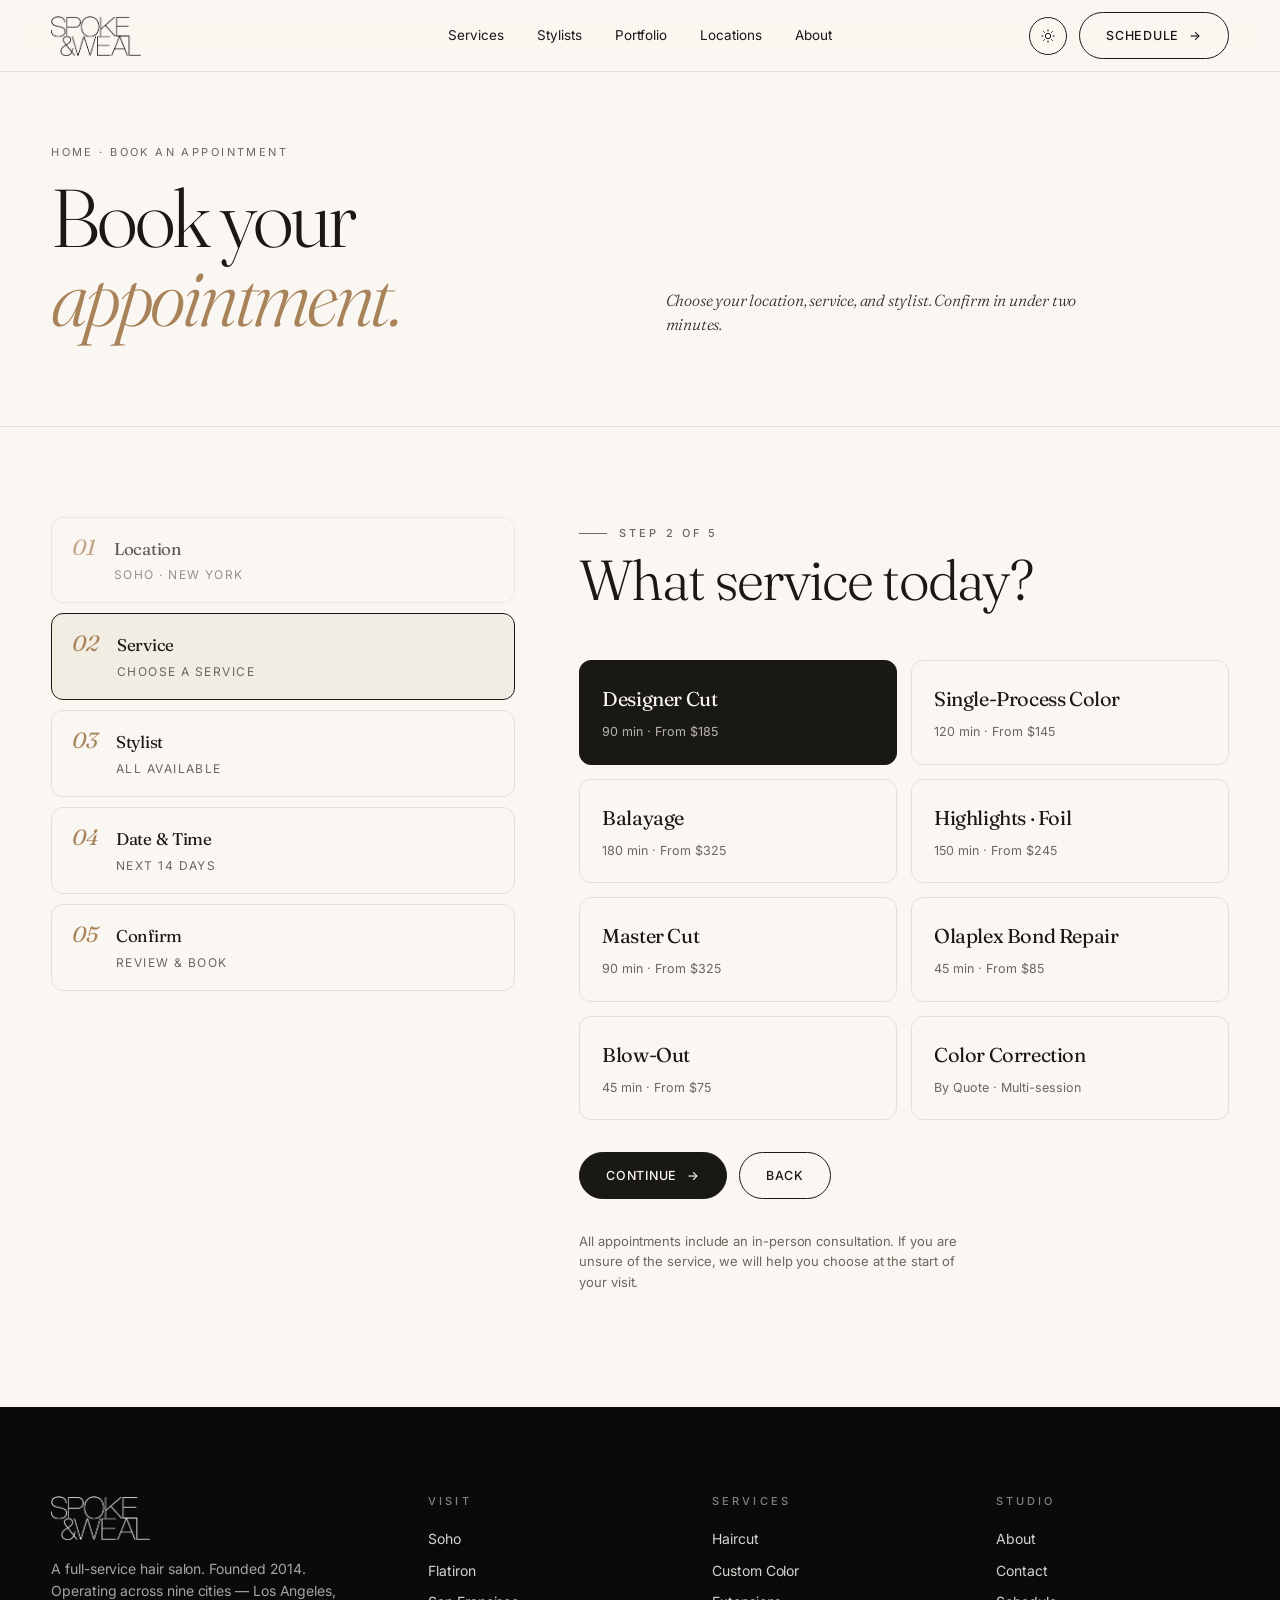
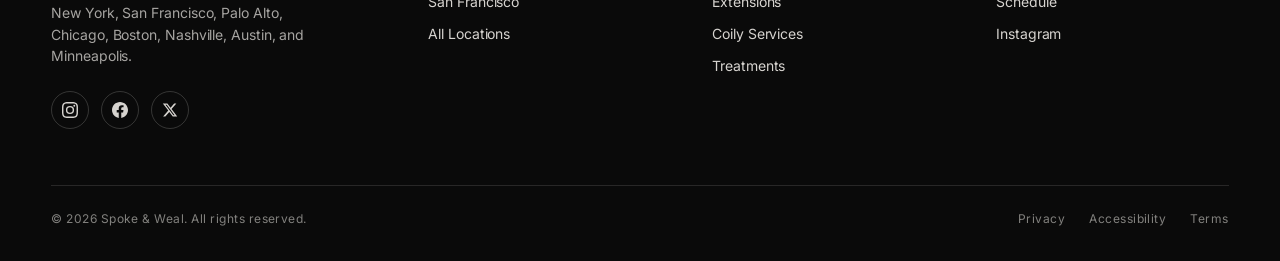
<file: pages/book.html>
<!DOCTYPE html>
<html lang="en">
<head>
<meta charset="UTF-8">
<meta name="viewport" content="width=device-width, initial-scale=1">
<meta name="description" content="Book an appointment at Spoke & Weal. Choose your location, service, stylist, and time — all in one flow.">
<title>Book — Spoke &amp; Weal</title>
<link rel="preconnect" href="https://fonts.googleapis.com">
<link rel="preconnect" href="https://fonts.gstatic.com" crossorigin>
<link href="https://fonts.googleapis.com/css2?family=Fraunces:ital,opsz,wght@0,9..144,300;0,9..144,400;1,9..144,300;1,9..144,400&family=Inter:wght@300;400;500;600&display=swap" rel="stylesheet">
<link rel="stylesheet" href="../assets/css/style.css">
<script defer src="../assets/js/main.js"></script>
</head>
<body>

<header class="nav scrolled">
  <a href="../index.html" class="brand-logo" aria-label="Spoke & Weal — Home">
    <img src="../assets/images/logo.png" alt="Spoke &amp; Weal">
  </a>
  <nav class="nav-links">
    <a href="services.html">Services</a>
    <a href="stylists.html">Stylists</a>
    <a href="portfolio.html">Portfolio</a>
    <a href="../index.html#locations">Locations</a>
    <a href="about.html">About</a>
  </nav>
  <div class="nav-right">
    <button class="theme-toggle" aria-label="Toggle light or dark mode" type="button">
      <svg class="icon-sun" viewBox="0 0 24 24" aria-hidden="true"><circle cx="12" cy="12" r="4"/><path d="M12 2v3M12 19v3M4.93 4.93l2.12 2.12M16.95 16.95l2.12 2.12M2 12h3M19 12h3M4.93 19.07l2.12-2.12M16.95 7.05l2.12-2.12"/></svg>
      <svg class="icon-moon" viewBox="0 0 24 24" aria-hidden="true"><path d="M21 12.79A9 9 0 1 1 11.21 3 7 7 0 0 0 21 12.79z"/></svg>
    </button>
    <a href="book.html" class="btn nav-cta"><span>Schedule</span> <span class="arrow">→</span></a>
    <button class="menu-toggle" aria-label="Open menu" aria-expanded="false" type="button">
      <span class="bars"><span></span><span></span></span>
    </button>
  </div>
</header>

<section class="subhero">
  <div class="grid">
    <div data-reveal>
      <p class="crumbs"><a href="../index.html">Home</a> · Book an Appointment</p>
      <h1>Book your <em>appointment.</em></h1>
    </div>
    <p class="lede" data-reveal>Choose your location, service, and stylist. Confirm in under two minutes.</p>
  </div>
</section>

<section class="content">
  <div class="wrap">
    <div class="booking-shell">

      <!-- Steps sidebar -->
      <div class="steps">
        <div class="step done">
          <span class="step-num">01</span>
          <div>
            <div class="step-label">Location</div>
            <div class="step-value">Soho · New York</div>
          </div>
        </div>
        <div class="step active">
          <span class="step-num">02</span>
          <div>
            <div class="step-label">Service</div>
            <div class="step-value">Choose a service</div>
          </div>
        </div>
        <div class="step">
          <span class="step-num">03</span>
          <div>
            <div class="step-label">Stylist</div>
            <div class="step-value">All available</div>
          </div>
        </div>
        <div class="step">
          <span class="step-num">04</span>
          <div>
            <div class="step-label">Date &amp; Time</div>
            <div class="step-value">Next 14 days</div>
          </div>
        </div>
        <div class="step">
          <span class="step-num">05</span>
          <div>
            <div class="step-label">Confirm</div>
            <div class="step-value">Review &amp; book</div>
          </div>
        </div>
      </div>

      <!-- Step 2 — Service selection -->
      <div>
        <div class="section-head" data-reveal>
          <p class="eyebrow">Step 2 of 5</p>
          <h2>What service today?</h2>
        </div>

        <div class="booking-options" data-reveal>
          <button class="opt selected">
            <span class="opt-name">Designer Cut</span>
            <span class="opt-meta">90 min · From $185</span>
          </button>
          <button class="opt">
            <span class="opt-name">Single-Process Color</span>
            <span class="opt-meta">120 min · From $145</span>
          </button>
          <button class="opt">
            <span class="opt-name">Balayage</span>
            <span class="opt-meta">180 min · From $325</span>
          </button>
          <button class="opt">
            <span class="opt-name">Highlights · Foil</span>
            <span class="opt-meta">150 min · From $245</span>
          </button>
          <button class="opt">
            <span class="opt-name">Master Cut</span>
            <span class="opt-meta">90 min · From $325</span>
          </button>
          <button class="opt">
            <span class="opt-name">Olaplex Bond Repair</span>
            <span class="opt-meta">45 min · From $85</span>
          </button>
          <button class="opt">
            <span class="opt-name">Blow-Out</span>
            <span class="opt-meta">45 min · From $75</span>
          </button>
          <button class="opt">
            <span class="opt-name">Color Correction</span>
            <span class="opt-meta">By Quote · Multi-session</span>
          </button>
        </div>

        <div class="booking-actions">
          <a href="#" class="btn btn-solid"><span>Continue</span> <span class="arrow">→</span></a>
          <a href="#" class="btn"><span>Back</span></a>
        </div>

        <p style="margin-top: 32px; font-size: 13px; color: var(--muted); max-width: 50ch; line-height: 1.55;">All appointments include an in-person consultation. If you are unsure of the service, we will help you choose at the start of your visit.</p>
      </div>

    </div>
  </div>
</section>

<footer class="footer">
  <div class="wrap">
    <div class="top">
      <div class="brand-block">
        <a href="../index.html" class="footer-logo" aria-label="Spoke & Weal — Home">
          <img src="../assets/images/logo.png" alt="Spoke &amp; Weal">
        </a>
        <p>A full-service hair salon. Founded 2014. Operating across nine cities — Los Angeles, New York, San Francisco, Palo Alto, Chicago, Boston, Nashville, Austin, and Minneapolis.</p>
        <div class="footer-socials">
          <a href="https://www.instagram.com/spokeandweal/" target="_blank" rel="noopener" aria-label="Instagram">
            <svg viewBox="0 0 24 24" aria-hidden="true"><path d="M12 2.16c3.2 0 3.58.01 4.85.07 1.17.05 1.8.25 2.23.41.56.22.96.48 1.38.9.42.42.68.82.9 1.38.16.43.36 1.06.41 2.23.06 1.27.07 1.65.07 4.85s-.01 3.58-.07 4.85c-.05 1.17-.25 1.8-.41 2.23-.22.56-.48.96-.9 1.38-.42.42-.82.68-1.38.9-.43.16-1.06.36-2.23.41-1.27.06-1.65.07-4.85.07s-3.58-.01-4.85-.07c-1.17-.05-1.8-.25-2.23-.41a3.7 3.7 0 0 1-1.38-.9 3.7 3.7 0 0 1-.9-1.38c-.16-.43-.36-1.06-.41-2.23C2.17 15.58 2.16 15.2 2.16 12s.01-3.58.07-4.85c.05-1.17.25-1.8.41-2.23.22-.56.48-.96.9-1.38.42-.42.82-.68 1.38-.9.43-.16 1.06-.36 2.23-.41C8.42 2.17 8.8 2.16 12 2.16zm0-2.16C8.74 0 8.33.01 7.05.07 5.78.13 4.9.33 4.14.63a5.86 5.86 0 0 0-2.12 1.38A5.86 5.86 0 0 0 .63 4.14C.33 4.9.13 5.78.07 7.05.01 8.33 0 8.74 0 12s.01 3.67.07 4.95c.06 1.27.26 2.15.56 2.91.31.8.73 1.48 1.38 2.12.64.65 1.32 1.07 2.12 1.38.76.3 1.64.5 2.91.56C8.33 23.99 8.74 24 12 24s3.67-.01 4.95-.07c1.27-.06 2.15-.26 2.91-.56a5.86 5.86 0 0 0 2.12-1.38c.65-.64 1.07-1.32 1.38-2.12.3-.76.5-1.64.56-2.91.06-1.28.07-1.69.07-4.95s-.01-3.67-.07-4.95c-.06-1.27-.26-2.15-.56-2.91a5.86 5.86 0 0 0-1.38-2.12A5.86 5.86 0 0 0 19.86.63C19.1.33 18.22.13 16.95.07 15.67.01 15.26 0 12 0zm0 5.84a6.16 6.16 0 1 0 0 12.32 6.16 6.16 0 0 0 0-12.32zm0 10.16a4 4 0 1 1 0-8 4 4 0 0 1 0 8zm7.85-10.4a1.44 1.44 0 1 1-2.88 0 1.44 1.44 0 0 1 2.88 0z"/></svg>
          </a>
          <a href="https://www.facebook.com/spokeandweal" target="_blank" rel="noopener" aria-label="Facebook">
            <svg viewBox="0 0 24 24" aria-hidden="true"><path d="M24 12.07C24 5.4 18.63 0 12 0S0 5.4 0 12.07C0 18.1 4.39 23.09 10.13 24v-8.43H7.08v-3.5h3.05V9.41c0-3.02 1.79-4.69 4.53-4.69 1.31 0 2.68.24 2.68.24v2.97h-1.51c-1.49 0-1.95.93-1.95 1.89v2.26h3.32l-.53 3.5h-2.79V24C19.61 23.09 24 18.1 24 12.07z"/></svg>
          </a>
          <a href="https://twitter.com/spokeandweal" target="_blank" rel="noopener" aria-label="X (Twitter)">
            <svg viewBox="0 0 24 24" aria-hidden="true"><path d="M18.244 2.25h3.308l-7.227 8.26 8.502 11.24H16.17l-5.214-6.817L4.99 21.75H1.68l7.73-8.835L1.254 2.25H8.08l4.713 6.231zm-1.161 17.52h1.833L7.084 4.126H5.117z"/></svg>
          </a>
        </div>
      </div>
      <div>
        <h4>Visit</h4>
        <ul>
          <li><a href="../locations/soho.html">Soho</a></li>
          <li><a href="../locations/flatiron.html">Flatiron</a></li>
          <li><a href="../locations/san-francisco.html">San Francisco</a></li>
          <li><a href="../index.html#locations">All Locations</a></li>
        </ul>
      </div>
      <div>
        <h4>Services</h4>
        <ul>
          <li><a href="services.html">Haircut</a></li>
          <li><a href="services.html">Custom Color</a></li>
          <li><a href="services.html">Extensions</a></li>
          <li><a href="services.html">Coily Services</a></li>
          <li><a href="services.html">Treatments</a></li>
        </ul>
      </div>
      <div>
        <h4>Studio</h4>
        <ul>
          <li><a href="about.html">About</a></li>
          <li><a href="contact.html">Contact</a></li>
          <li><a href="book.html">Schedule</a></li>
          <li><a href="https://www.instagram.com/spokeandweal/" target="_blank" rel="noopener">Instagram</a></li>
        </ul>
      </div>
    </div>
    <div class="bottom">
      <div>© 2026 Spoke &amp; Weal. All rights reserved.</div>
      <div class="links"><a href="#">Privacy</a><a href="#">Accessibility</a><a href="#">Terms</a></div>
    </div>
  </div>
</footer>

<div class="mobile-drawer" data-open="false">
  <ul>
    <li><a href="services.html">Services</a></li>
    <li><a href="stylists.html">Stylists</a></li>
    <li><a href="portfolio.html">Portfolio</a></li>
    <li><a href="../index.html#locations">Locations</a></li>
    <li><a href="about.html">About</a></li>
    <li><a href="contact.html">Contact</a></li>
  </ul>
  <a href="book.html" class="btn btn-solid drawer-cta"><span>Schedule</span> <span class="arrow">→</span></a>
  <div class="drawer-socials"><a href="https://www.instagram.com/spokeandweal/" target="_blank" rel="noopener" aria-label="Instagram"><svg viewBox="0 0 24 24" aria-hidden="true"><path d="M12 2.16c3.2 0 3.58.01 4.85.07 1.17.05 1.8.25 2.23.41.56.22.96.48 1.38.9.42.42.68.82.9 1.38.16.43.36 1.06.41 2.23.06 1.27.07 1.65.07 4.85s-.01 3.58-.07 4.85c-.05 1.17-.25 1.8-.41 2.23-.22.56-.48.96-.9 1.38-.42.42-.82.68-1.38.9-.43.16-1.06.36-2.23.41-1.27.06-1.65.07-4.85.07s-3.58-.01-4.85-.07c-1.17-.05-1.8-.25-2.23-.41a3.7 3.7 0 0 1-1.38-.9 3.7 3.7 0 0 1-.9-1.38c-.16-.43-.36-1.06-.41-2.23C2.17 15.58 2.16 15.2 2.16 12s.01-3.58.07-4.85c.05-1.17.25-1.8.41-2.23.22-.56.48-.96.9-1.38.42-.42.82-.68 1.38-.9.43-.16 1.06-.36 2.23-.41C8.42 2.17 8.8 2.16 12 2.16zm0-2.16C8.74 0 8.33.01 7.05.07 5.78.13 4.9.33 4.14.63a5.86 5.86 0 0 0-2.12 1.38A5.86 5.86 0 0 0 .63 4.14C.33 4.9.13 5.78.07 7.05.01 8.33 0 8.74 0 12s.01 3.67.07 4.95c.06 1.27.26 2.15.56 2.91.31.8.73 1.48 1.38 2.12.64.65 1.32 1.07 2.12 1.38.76.3 1.64.5 2.91.56C8.33 23.99 8.74 24 12 24s3.67-.01 4.95-.07c1.27-.06 2.15-.26 2.91-.56a5.86 5.86 0 0 0 2.12-1.38c.65-.64 1.07-1.32 1.38-2.12.3-.76.5-1.64.56-2.91.06-1.28.07-1.69.07-4.95s-.01-3.67-.07-4.95c-.06-1.27-.26-2.15-.56-2.91a5.86 5.86 0 0 0-1.38-2.12A5.86 5.86 0 0 0 19.86.63C19.1.33 18.22.13 16.95.07 15.67.01 15.26 0 12 0zm0 5.84a6.16 6.16 0 1 0 0 12.32 6.16 6.16 0 0 0 0-12.32zm0 10.16a4 4 0 1 1 0-8 4 4 0 0 1 0 8zm7.85-10.4a1.44 1.44 0 1 1-2.88 0 1.44 1.44 0 0 1 2.88 0z"/></svg></a><a href="https://www.facebook.com/spokeandweal" target="_blank" rel="noopener" aria-label="Facebook"><svg viewBox="0 0 24 24" aria-hidden="true"><path d="M24 12.07C24 5.4 18.63 0 12 0S0 5.4 0 12.07C0 18.1 4.39 23.09 10.13 24v-8.43H7.08v-3.5h3.05V9.41c0-3.02 1.79-4.69 4.53-4.69 1.31 0 2.68.24 2.68.24v2.97h-1.51c-1.49 0-1.95.93-1.95 1.89v2.26h3.32l-.53 3.5h-2.79V24C19.61 23.09 24 18.1 24 12.07z"/></svg></a><a href="https://twitter.com/spokeandweal" target="_blank" rel="noopener" aria-label="X (Twitter)"><svg viewBox="0 0 24 24" aria-hidden="true"><path d="M18.244 2.25h3.308l-7.227 8.26 8.502 11.24H16.17l-5.214-6.817L4.99 21.75H1.68l7.73-8.835L1.254 2.25H8.08l4.713 6.231zm-1.161 17.52h1.833L7.084 4.126H5.117z"/></svg></a></div>
</div>
</body>
</html>
</file>
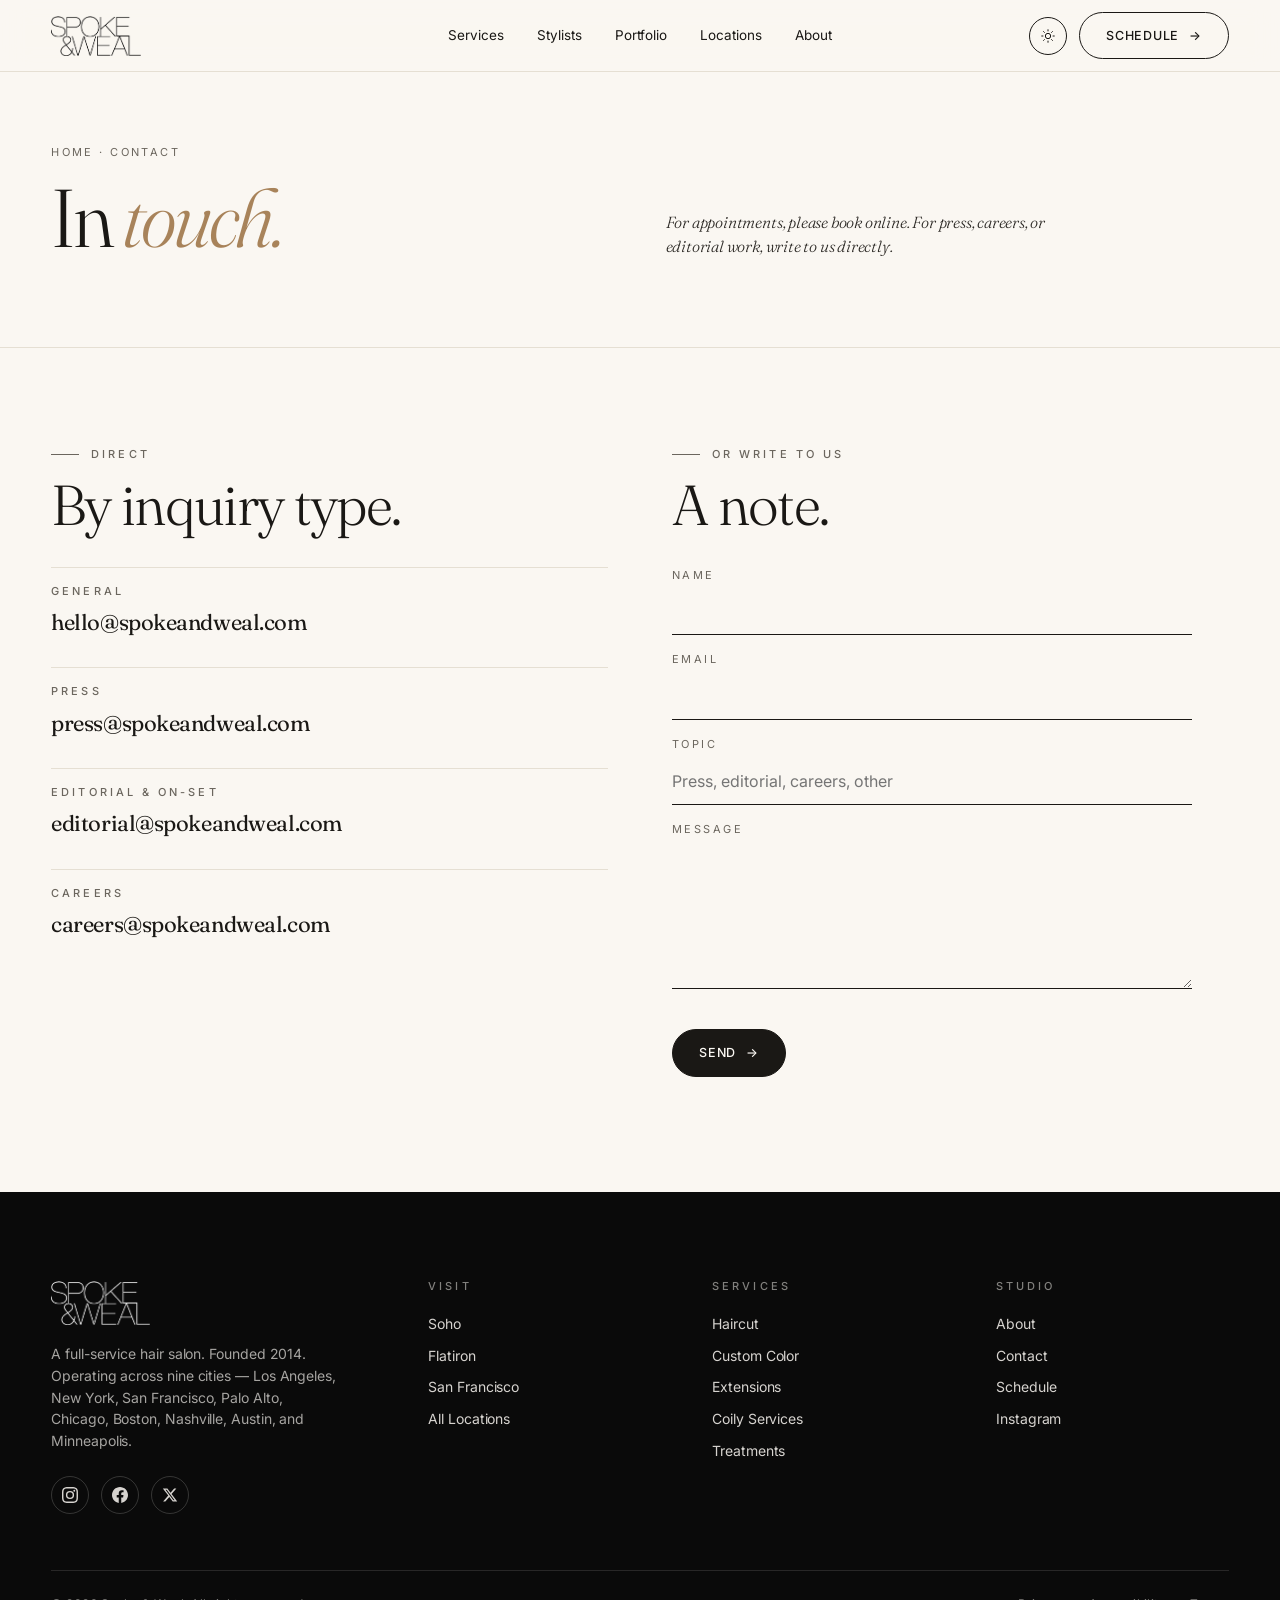
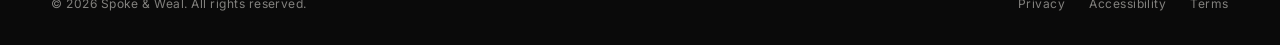
<file: pages/contact.html>
<!DOCTYPE html>
<html lang="en">
<head>
<meta charset="UTF-8">
<meta name="viewport" content="width=device-width, initial-scale=1">
<meta name="description" content="Contact Spoke & Weal — for press, careers, editorial bookings, or general inquiries.">
<title>Contact — Spoke &amp; Weal</title>
<link rel="preconnect" href="https://fonts.googleapis.com">
<link rel="preconnect" href="https://fonts.gstatic.com" crossorigin>
<link href="https://fonts.googleapis.com/css2?family=Fraunces:ital,opsz,wght@0,9..144,300;0,9..144,400;1,9..144,300;1,9..144,400&family=Inter:wght@300;400;500;600&display=swap" rel="stylesheet">
<link rel="stylesheet" href="../assets/css/style.css">
<script defer src="../assets/js/main.js"></script>
</head>
<body>

<header class="nav scrolled">
  <a href="../index.html" class="brand-logo" aria-label="Spoke & Weal — Home">
    <img src="../assets/images/logo.png" alt="Spoke &amp; Weal">
  </a>
  <nav class="nav-links">
    <a href="services.html">Services</a>
    <a href="stylists.html">Stylists</a>
    <a href="portfolio.html">Portfolio</a>
    <a href="../index.html#locations">Locations</a>
    <a href="about.html">About</a>
  </nav>
  <div class="nav-right">
    <button class="theme-toggle" aria-label="Toggle light or dark mode" type="button">
      <svg class="icon-sun" viewBox="0 0 24 24" aria-hidden="true"><circle cx="12" cy="12" r="4"/><path d="M12 2v3M12 19v3M4.93 4.93l2.12 2.12M16.95 16.95l2.12 2.12M2 12h3M19 12h3M4.93 19.07l2.12-2.12M16.95 7.05l2.12-2.12"/></svg>
      <svg class="icon-moon" viewBox="0 0 24 24" aria-hidden="true"><path d="M21 12.79A9 9 0 1 1 11.21 3 7 7 0 0 0 21 12.79z"/></svg>
    </button>
    <a href="book.html" class="btn nav-cta"><span>Schedule</span> <span class="arrow">→</span></a>
    <button class="menu-toggle" aria-label="Open menu" aria-expanded="false" type="button">
      <span class="bars"><span></span><span></span></span>
    </button>
  </div>
</header>

<section class="subhero">
  <div class="grid">
    <div data-reveal>
      <p class="crumbs"><a href="../index.html">Home</a> · Contact</p>
      <h1>In <em>touch.</em></h1>
    </div>
    <p class="lede" data-reveal>For appointments, please book online. For press, careers, or editorial work, write to us directly.</p>
  </div>
</section>

<section class="content">
  <div class="wrap">
    <div style="display: grid; grid-template-columns: 1fr 1fr; gap: clamp(40px, 5vw, 80px); align-items: start;">

      <!-- Contact info -->
      <div data-reveal>
        <p class="eyebrow">Direct</p>
        <h2 style="font-family: 'Fraunces', serif; font-weight: 300; font-size: var(--display-m); letter-spacing: -0.03em; line-height: 1.05; margin-top: 12px; margin-bottom: 32px;">By inquiry type.</h2>

        <div style="display: grid; gap: 28px;">
          <div style="border-top: 1px solid var(--rule); padding-top: 18px;">
            <h4 style="font-family: 'Inter', sans-serif; font-size: 11px; letter-spacing: 0.28em; text-transform: uppercase; color: var(--muted); margin-bottom: 8px; font-weight: 500;">General</h4>
            <a href="mailto:hello@spokeandweal.com" style="font-family: 'Fraunces', serif; font-size: 22px; letter-spacing: -0.02em;">hello@spokeandweal.com</a>
          </div>
          <div style="border-top: 1px solid var(--rule); padding-top: 18px;">
            <h4 style="font-family: 'Inter', sans-serif; font-size: 11px; letter-spacing: 0.28em; text-transform: uppercase; color: var(--muted); margin-bottom: 8px; font-weight: 500;">Press</h4>
            <a href="mailto:press@spokeandweal.com" style="font-family: 'Fraunces', serif; font-size: 22px; letter-spacing: -0.02em;">press@spokeandweal.com</a>
          </div>
          <div style="border-top: 1px solid var(--rule); padding-top: 18px;">
            <h4 style="font-family: 'Inter', sans-serif; font-size: 11px; letter-spacing: 0.28em; text-transform: uppercase; color: var(--muted); margin-bottom: 8px; font-weight: 500;">Editorial &amp; On-Set</h4>
            <a href="mailto:editorial@spokeandweal.com" style="font-family: 'Fraunces', serif; font-size: 22px; letter-spacing: -0.02em;">editorial@spokeandweal.com</a>
          </div>
          <div style="border-top: 1px solid var(--rule); padding-top: 18px;">
            <h4 style="font-family: 'Inter', sans-serif; font-size: 11px; letter-spacing: 0.28em; text-transform: uppercase; color: var(--muted); margin-bottom: 8px; font-weight: 500;">Careers</h4>
            <a href="mailto:careers@spokeandweal.com" style="font-family: 'Fraunces', serif; font-size: 22px; letter-spacing: -0.02em;">careers@spokeandweal.com</a>
          </div>
        </div>
      </div>

      <!-- Form -->
      <div data-reveal>
        <p class="eyebrow">Or write to us</p>
        <h2 style="font-family: 'Fraunces', serif; font-weight: 300; font-size: var(--display-m); letter-spacing: -0.03em; line-height: 1.05; margin-top: 12px; margin-bottom: 32px;">A note.</h2>

        <form class="contact-form">
          <div class="field">
            <label for="name">Name</label>
            <input type="text" id="name" required>
          </div>
          <div class="field">
            <label for="email">Email</label>
            <input type="email" id="email" required>
          </div>
          <div class="field">
            <label for="topic">Topic</label>
            <input type="text" id="topic" placeholder="Press, editorial, careers, other">
          </div>
          <div class="field">
            <label for="msg">Message</label>
            <textarea id="msg" rows="5"></textarea>
          </div>
          <div style="margin-top: 24px;">
            <button type="submit" class="btn btn-solid"><span>Send</span> <span class="arrow">→</span></button>
          </div>
        </form>
      </div>

    </div>
  </div>
</section>

<footer class="footer">
  <div class="wrap">
    <div class="top">
      <div class="brand-block">
        <a href="../index.html" class="footer-logo" aria-label="Spoke & Weal — Home">
          <img src="../assets/images/logo.png" alt="Spoke &amp; Weal">
        </a>
        <p>A full-service hair salon. Founded 2014. Operating across nine cities — Los Angeles, New York, San Francisco, Palo Alto, Chicago, Boston, Nashville, Austin, and Minneapolis.</p>
        <div class="footer-socials">
          <a href="https://www.instagram.com/spokeandweal/" target="_blank" rel="noopener" aria-label="Instagram">
            <svg viewBox="0 0 24 24" aria-hidden="true"><path d="M12 2.16c3.2 0 3.58.01 4.85.07 1.17.05 1.8.25 2.23.41.56.22.96.48 1.38.9.42.42.68.82.9 1.38.16.43.36 1.06.41 2.23.06 1.27.07 1.65.07 4.85s-.01 3.58-.07 4.85c-.05 1.17-.25 1.8-.41 2.23-.22.56-.48.96-.9 1.38-.42.42-.82.68-1.38.9-.43.16-1.06.36-2.23.41-1.27.06-1.65.07-4.85.07s-3.58-.01-4.85-.07c-1.17-.05-1.8-.25-2.23-.41a3.7 3.7 0 0 1-1.38-.9 3.7 3.7 0 0 1-.9-1.38c-.16-.43-.36-1.06-.41-2.23C2.17 15.58 2.16 15.2 2.16 12s.01-3.58.07-4.85c.05-1.17.25-1.8.41-2.23.22-.56.48-.96.9-1.38.42-.42.82-.68 1.38-.9.43-.16 1.06-.36 2.23-.41C8.42 2.17 8.8 2.16 12 2.16zm0-2.16C8.74 0 8.33.01 7.05.07 5.78.13 4.9.33 4.14.63a5.86 5.86 0 0 0-2.12 1.38A5.86 5.86 0 0 0 .63 4.14C.33 4.9.13 5.78.07 7.05.01 8.33 0 8.74 0 12s.01 3.67.07 4.95c.06 1.27.26 2.15.56 2.91.31.8.73 1.48 1.38 2.12.64.65 1.32 1.07 2.12 1.38.76.3 1.64.5 2.91.56C8.33 23.99 8.74 24 12 24s3.67-.01 4.95-.07c1.27-.06 2.15-.26 2.91-.56a5.86 5.86 0 0 0 2.12-1.38c.65-.64 1.07-1.32 1.38-2.12.3-.76.5-1.64.56-2.91.06-1.28.07-1.69.07-4.95s-.01-3.67-.07-4.95c-.06-1.27-.26-2.15-.56-2.91a5.86 5.86 0 0 0-1.38-2.12A5.86 5.86 0 0 0 19.86.63C19.1.33 18.22.13 16.95.07 15.67.01 15.26 0 12 0zm0 5.84a6.16 6.16 0 1 0 0 12.32 6.16 6.16 0 0 0 0-12.32zm0 10.16a4 4 0 1 1 0-8 4 4 0 0 1 0 8zm7.85-10.4a1.44 1.44 0 1 1-2.88 0 1.44 1.44 0 0 1 2.88 0z"/></svg>
          </a>
          <a href="https://www.facebook.com/spokeandweal" target="_blank" rel="noopener" aria-label="Facebook">
            <svg viewBox="0 0 24 24" aria-hidden="true"><path d="M24 12.07C24 5.4 18.63 0 12 0S0 5.4 0 12.07C0 18.1 4.39 23.09 10.13 24v-8.43H7.08v-3.5h3.05V9.41c0-3.02 1.79-4.69 4.53-4.69 1.31 0 2.68.24 2.68.24v2.97h-1.51c-1.49 0-1.95.93-1.95 1.89v2.26h3.32l-.53 3.5h-2.79V24C19.61 23.09 24 18.1 24 12.07z"/></svg>
          </a>
          <a href="https://twitter.com/spokeandweal" target="_blank" rel="noopener" aria-label="X (Twitter)">
            <svg viewBox="0 0 24 24" aria-hidden="true"><path d="M18.244 2.25h3.308l-7.227 8.26 8.502 11.24H16.17l-5.214-6.817L4.99 21.75H1.68l7.73-8.835L1.254 2.25H8.08l4.713 6.231zm-1.161 17.52h1.833L7.084 4.126H5.117z"/></svg>
          </a>
        </div>
      </div>
      <div>
        <h4>Visit</h4>
        <ul>
          <li><a href="../locations/soho.html">Soho</a></li>
          <li><a href="../locations/flatiron.html">Flatiron</a></li>
          <li><a href="../locations/san-francisco.html">San Francisco</a></li>
          <li><a href="../index.html#locations">All Locations</a></li>
        </ul>
      </div>
      <div>
        <h4>Services</h4>
        <ul>
          <li><a href="services.html">Haircut</a></li>
          <li><a href="services.html">Custom Color</a></li>
          <li><a href="services.html">Extensions</a></li>
          <li><a href="services.html">Coily Services</a></li>
          <li><a href="services.html">Treatments</a></li>
        </ul>
      </div>
      <div>
        <h4>Studio</h4>
        <ul>
          <li><a href="about.html">About</a></li>
          <li><a href="contact.html">Contact</a></li>
          <li><a href="book.html">Schedule</a></li>
          <li><a href="https://www.instagram.com/spokeandweal/" target="_blank" rel="noopener">Instagram</a></li>
        </ul>
      </div>
    </div>
    <div class="bottom">
      <div>© 2026 Spoke &amp; Weal. All rights reserved.</div>
      <div class="links"><a href="#">Privacy</a><a href="#">Accessibility</a><a href="#">Terms</a></div>
    </div>
  </div>
</footer>

<div class="mobile-drawer" data-open="false">
  <ul>
    <li><a href="services.html">Services</a></li>
    <li><a href="stylists.html">Stylists</a></li>
    <li><a href="portfolio.html">Portfolio</a></li>
    <li><a href="../index.html#locations">Locations</a></li>
    <li><a href="about.html">About</a></li>
    <li><a href="contact.html">Contact</a></li>
  </ul>
  <a href="book.html" class="btn btn-solid drawer-cta"><span>Schedule</span> <span class="arrow">→</span></a>
  <div class="drawer-socials"><a href="https://www.instagram.com/spokeandweal/" target="_blank" rel="noopener" aria-label="Instagram"><svg viewBox="0 0 24 24" aria-hidden="true"><path d="M12 2.16c3.2 0 3.58.01 4.85.07 1.17.05 1.8.25 2.23.41.56.22.96.48 1.38.9.42.42.68.82.9 1.38.16.43.36 1.06.41 2.23.06 1.27.07 1.65.07 4.85s-.01 3.58-.07 4.85c-.05 1.17-.25 1.8-.41 2.23-.22.56-.48.96-.9 1.38-.42.42-.82.68-1.38.9-.43.16-1.06.36-2.23.41-1.27.06-1.65.07-4.85.07s-3.58-.01-4.85-.07c-1.17-.05-1.8-.25-2.23-.41a3.7 3.7 0 0 1-1.38-.9 3.7 3.7 0 0 1-.9-1.38c-.16-.43-.36-1.06-.41-2.23C2.17 15.58 2.16 15.2 2.16 12s.01-3.58.07-4.85c.05-1.17.25-1.8.41-2.23.22-.56.48-.96.9-1.38.42-.42.82-.68 1.38-.9.43-.16 1.06-.36 2.23-.41C8.42 2.17 8.8 2.16 12 2.16zm0-2.16C8.74 0 8.33.01 7.05.07 5.78.13 4.9.33 4.14.63a5.86 5.86 0 0 0-2.12 1.38A5.86 5.86 0 0 0 .63 4.14C.33 4.9.13 5.78.07 7.05.01 8.33 0 8.74 0 12s.01 3.67.07 4.95c.06 1.27.26 2.15.56 2.91.31.8.73 1.48 1.38 2.12.64.65 1.32 1.07 2.12 1.38.76.3 1.64.5 2.91.56C8.33 23.99 8.74 24 12 24s3.67-.01 4.95-.07c1.27-.06 2.15-.26 2.91-.56a5.86 5.86 0 0 0 2.12-1.38c.65-.64 1.07-1.32 1.38-2.12.3-.76.5-1.64.56-2.91.06-1.28.07-1.69.07-4.95s-.01-3.67-.07-4.95c-.06-1.27-.26-2.15-.56-2.91a5.86 5.86 0 0 0-1.38-2.12A5.86 5.86 0 0 0 19.86.63C19.1.33 18.22.13 16.95.07 15.67.01 15.26 0 12 0zm0 5.84a6.16 6.16 0 1 0 0 12.32 6.16 6.16 0 0 0 0-12.32zm0 10.16a4 4 0 1 1 0-8 4 4 0 0 1 0 8zm7.85-10.4a1.44 1.44 0 1 1-2.88 0 1.44 1.44 0 0 1 2.88 0z"/></svg></a><a href="https://www.facebook.com/spokeandweal" target="_blank" rel="noopener" aria-label="Facebook"><svg viewBox="0 0 24 24" aria-hidden="true"><path d="M24 12.07C24 5.4 18.63 0 12 0S0 5.4 0 12.07C0 18.1 4.39 23.09 10.13 24v-8.43H7.08v-3.5h3.05V9.41c0-3.02 1.79-4.69 4.53-4.69 1.31 0 2.68.24 2.68.24v2.97h-1.51c-1.49 0-1.95.93-1.95 1.89v2.26h3.32l-.53 3.5h-2.79V24C19.61 23.09 24 18.1 24 12.07z"/></svg></a><a href="https://twitter.com/spokeandweal" target="_blank" rel="noopener" aria-label="X (Twitter)"><svg viewBox="0 0 24 24" aria-hidden="true"><path d="M18.244 2.25h3.308l-7.227 8.26 8.502 11.24H16.17l-5.214-6.817L4.99 21.75H1.68l7.73-8.835L1.254 2.25H8.08l4.713 6.231zm-1.161 17.52h1.833L7.084 4.126H5.117z"/></svg></a></div>
</div>
</body>
</html>
</file>
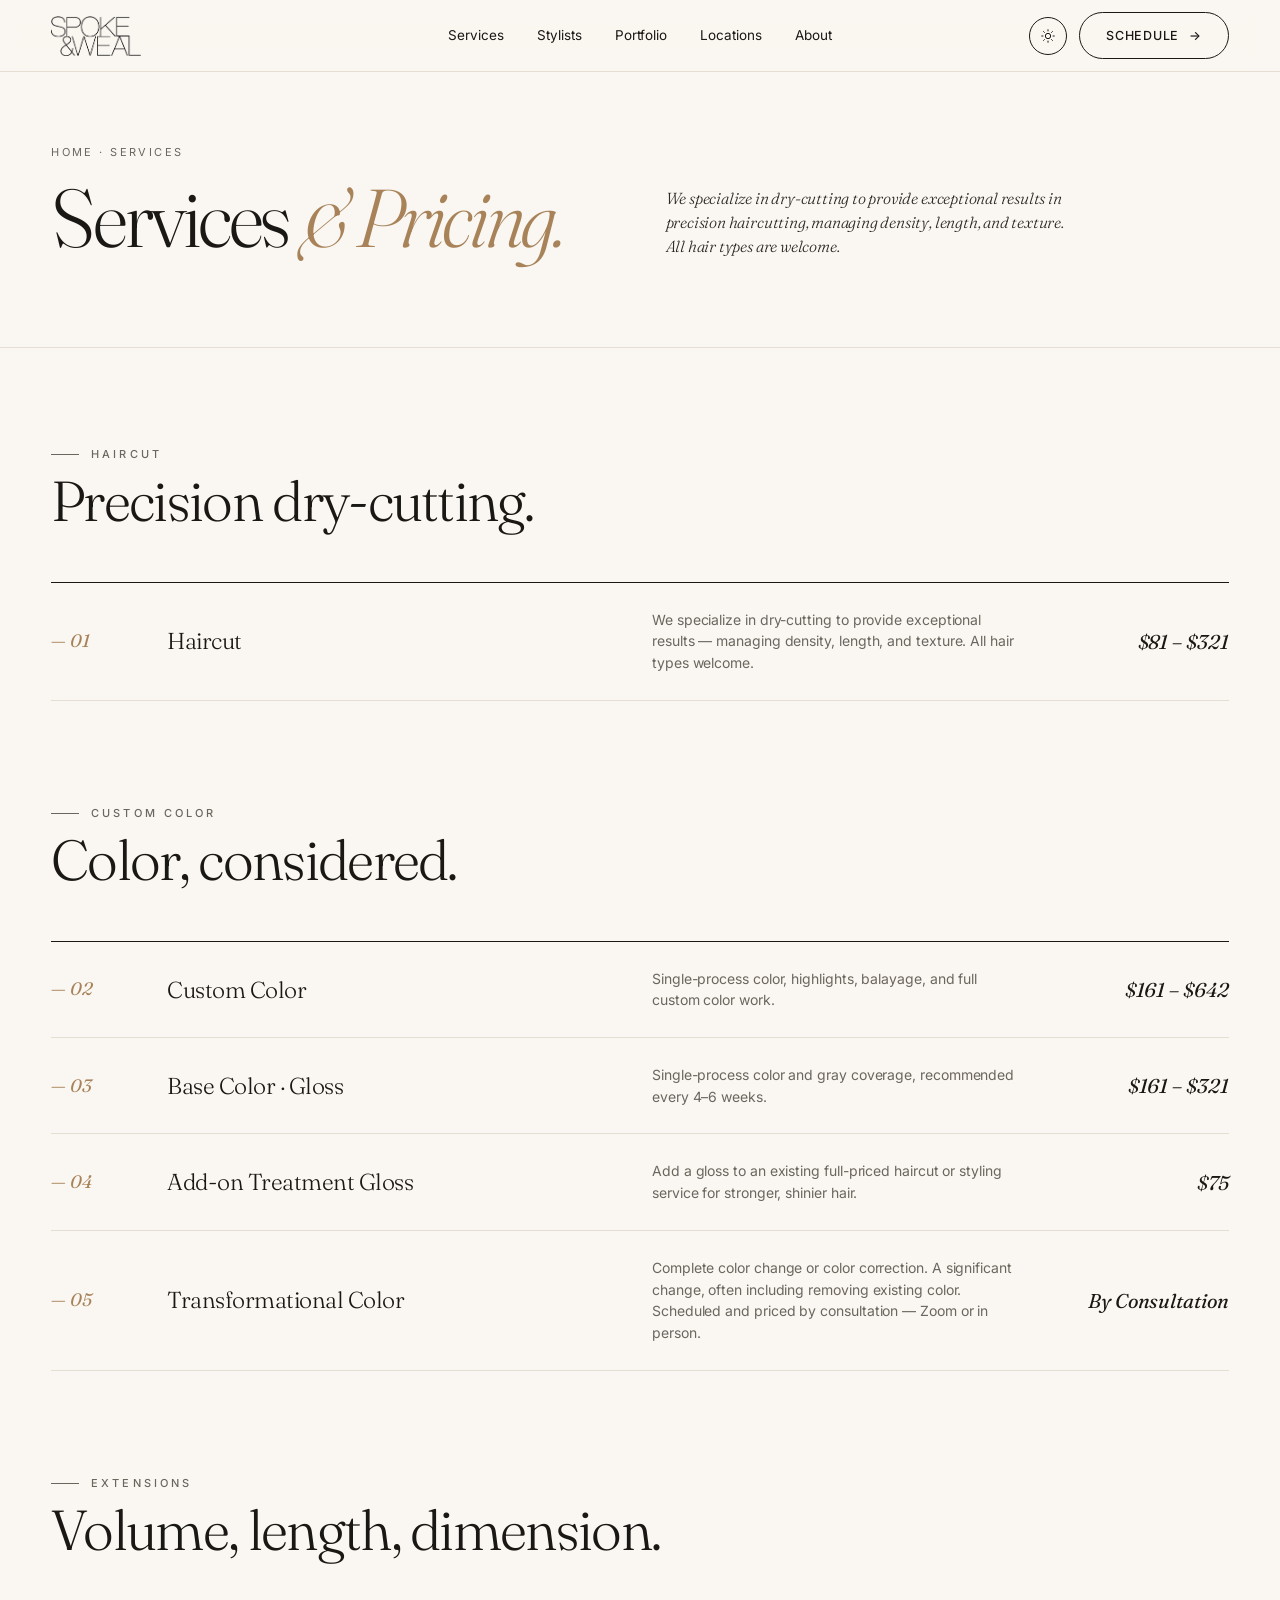
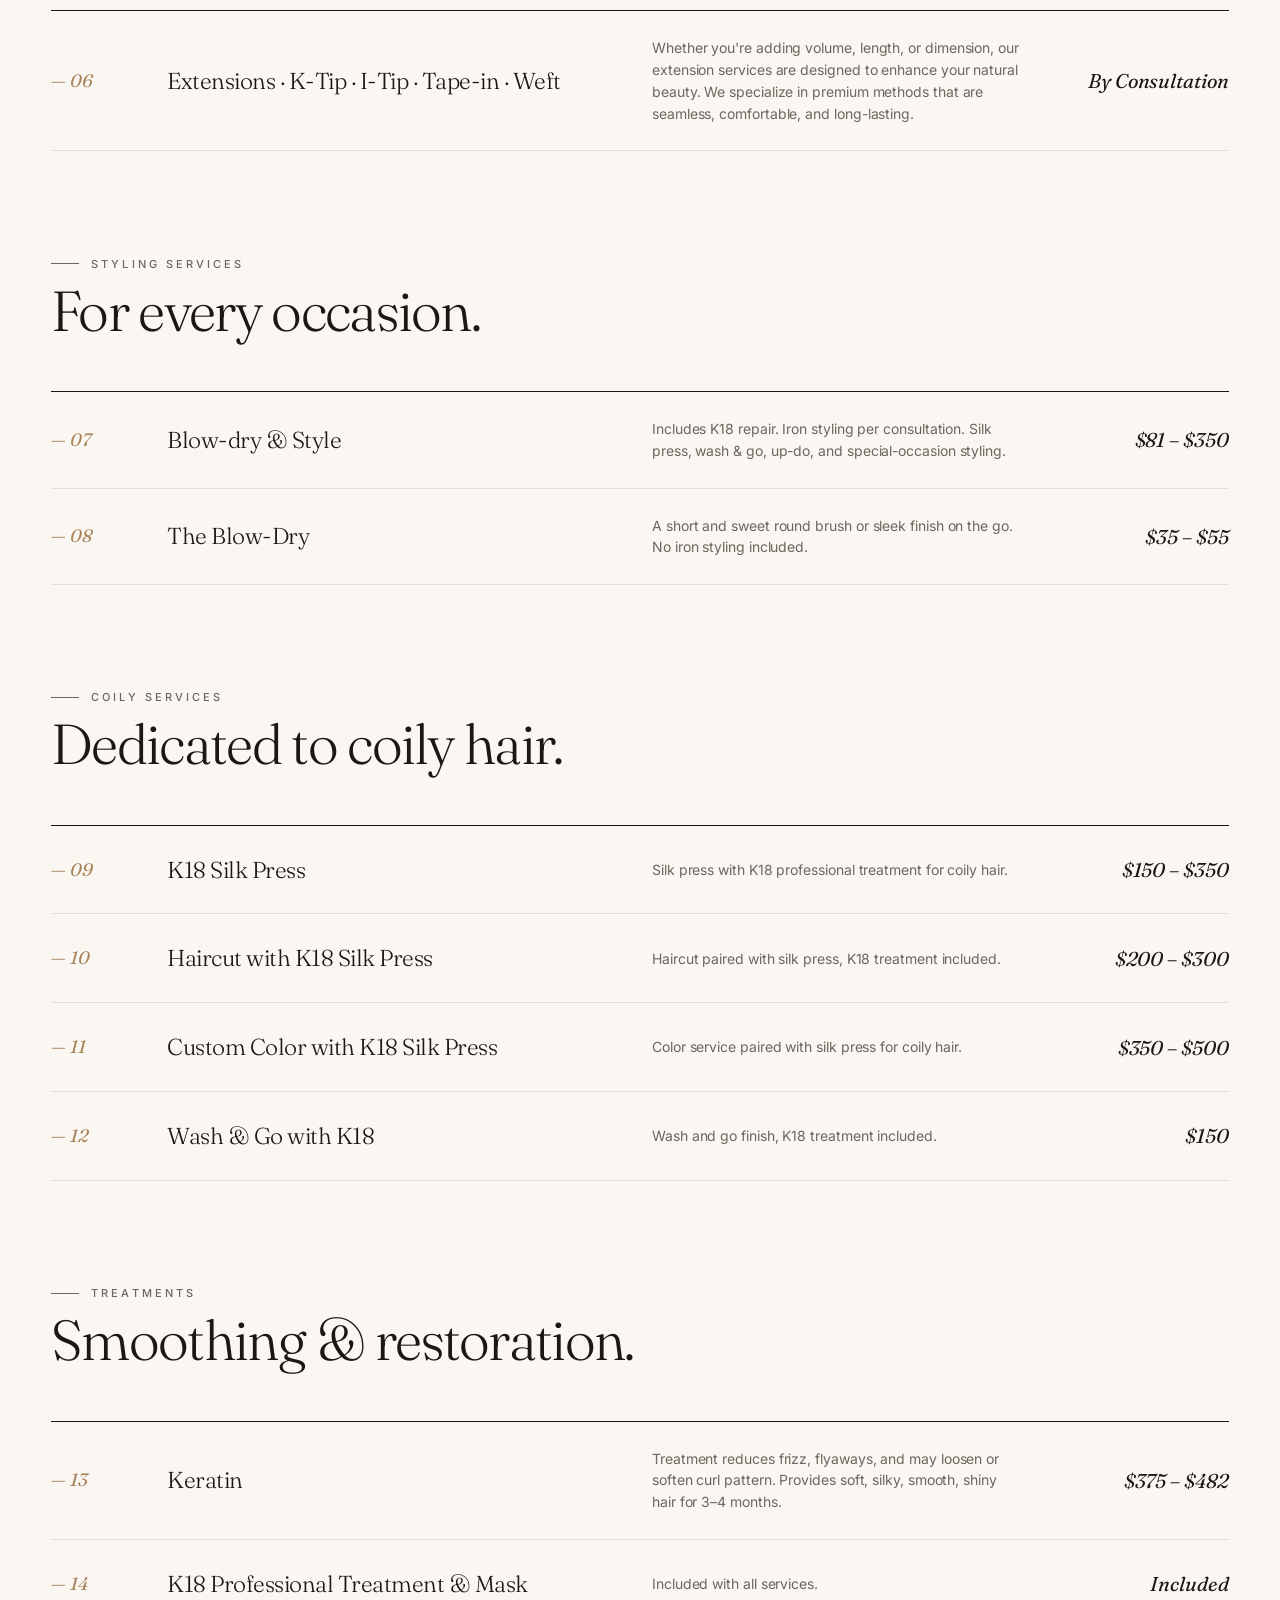
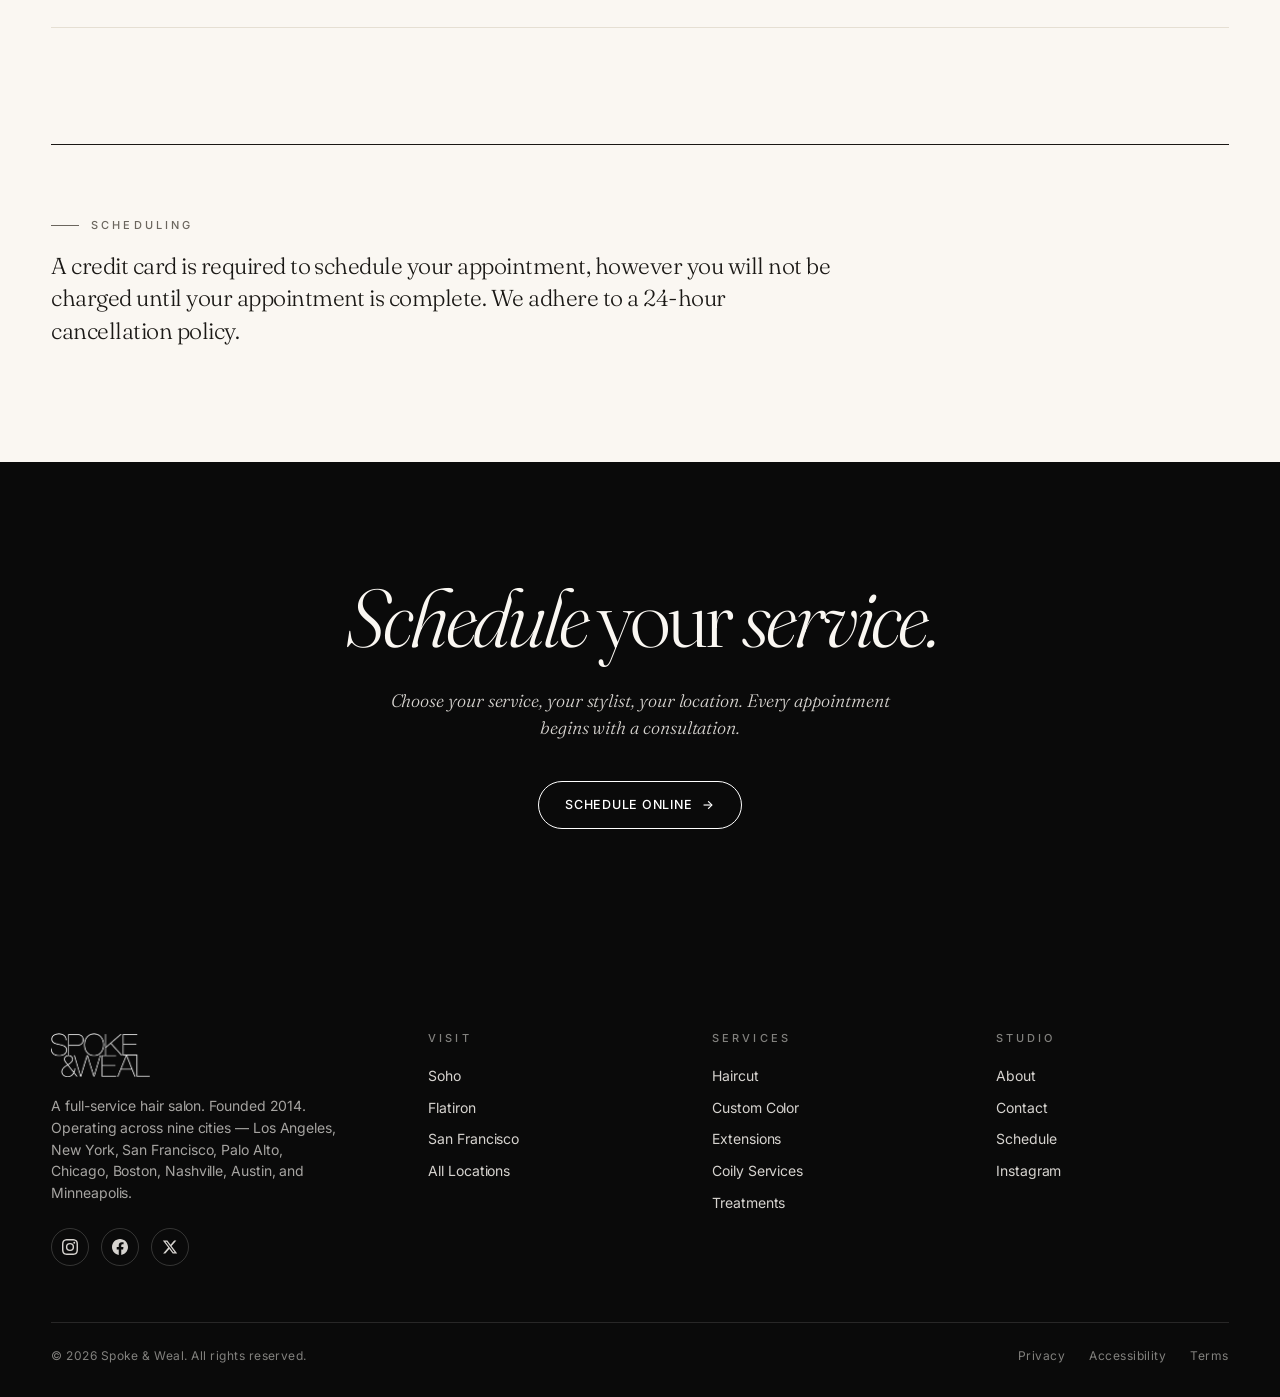
<file: pages/services.html>
<!DOCTYPE html>
<html lang="en">
<head>
<meta charset="UTF-8">
<meta name="viewport" content="width=device-width, initial-scale=1">
<meta name="description" content="The Spoke & Weal service menu — haircut, custom color, extensions, styling, coily services, and treatments. Pricing per category.">
<title>Services — Spoke &amp; Weal</title>
<link rel="preconnect" href="https://fonts.googleapis.com">
<link rel="preconnect" href="https://fonts.gstatic.com" crossorigin>
<link href="https://fonts.googleapis.com/css2?family=Fraunces:ital,opsz,wght@0,9..144,300;0,9..144,400;1,9..144,300;1,9..144,400&family=Inter:wght@300;400;500;600&display=swap" rel="stylesheet">
<link rel="stylesheet" href="../assets/css/style.css">
<script defer src="../assets/js/main.js"></script>
</head>
<body>

<header class="nav scrolled">
  <a href="../index.html" class="brand-logo" aria-label="Spoke & Weal — Home">
    <img src="../assets/images/logo.png" alt="Spoke &amp; Weal">
  </a>
  <nav class="nav-links">
    <a href="services.html">Services</a>
    <a href="stylists.html">Stylists</a>
    <a href="portfolio.html">Portfolio</a>
    <a href="../index.html#locations">Locations</a>
    <a href="about.html">About</a>
  </nav>
  <div class="nav-right">
    <button class="theme-toggle" aria-label="Toggle light or dark mode" type="button">
      <svg class="icon-sun" viewBox="0 0 24 24" aria-hidden="true"><circle cx="12" cy="12" r="4"/><path d="M12 2v3M12 19v3M4.93 4.93l2.12 2.12M16.95 16.95l2.12 2.12M2 12h3M19 12h3M4.93 19.07l2.12-2.12M16.95 7.05l2.12-2.12"/></svg>
      <svg class="icon-moon" viewBox="0 0 24 24" aria-hidden="true"><path d="M21 12.79A9 9 0 1 1 11.21 3 7 7 0 0 0 21 12.79z"/></svg>
    </button>
    <a href="book.html" class="btn nav-cta"><span>Schedule</span> <span class="arrow">→</span></a>
    <button class="menu-toggle" aria-label="Open menu" aria-expanded="false" type="button">
      <span class="bars"><span></span><span></span></span>
    </button>
  </div>
</header>

<section class="subhero">
  <div class="grid">
    <div data-reveal>
      <p class="crumbs"><a href="../index.html">Home</a> · Services</p>
      <h1>Services <em>&amp; Pricing.</em></h1>
    </div>
    <p class="lede" data-reveal>We specialize in dry-cutting to provide exceptional results in precision haircutting, managing density, length, and texture. All hair types are welcome.</p>
  </div>
</section>

<section class="content">
  <div class="wrap">

    <!-- HAIRCUT -->
    <div class="section-head" data-reveal>
      <p class="eyebrow">Haircut</p>
      <h2>Precision dry-cutting.</h2>
    </div>
    <div class="menu-list" data-reveal>
      <div class="menu-row">
        <span class="menu-num">— 01</span>
        <span class="menu-name">Haircut</span>
        <span class="menu-desc">We specialize in dry-cutting to provide exceptional results — managing density, length, and texture. All hair types welcome.</span>
        <span class="menu-price">$81 – $321</span>
      </div>
    </div>

    <!-- CUSTOM COLOR -->
    <div class="section-head" data-reveal style="margin-top: 96px;">
      <p class="eyebrow">Custom Color</p>
      <h2>Color, considered.</h2>
    </div>
    <div class="menu-list" data-reveal>
      <div class="menu-row">
        <span class="menu-num">— 02</span>
        <span class="menu-name">Custom Color</span>
        <span class="menu-desc">Single-process color, highlights, balayage, and full custom color work.</span>
        <span class="menu-price">$161 – $642</span>
      </div>
      <div class="menu-row">
        <span class="menu-num">— 03</span>
        <span class="menu-name">Base Color · Gloss</span>
        <span class="menu-desc">Single-process color and gray coverage, recommended every 4–6 weeks.</span>
        <span class="menu-price">$161 – $321</span>
      </div>
      <div class="menu-row">
        <span class="menu-num">— 04</span>
        <span class="menu-name">Add-on Treatment Gloss</span>
        <span class="menu-desc">Add a gloss to an existing full-priced haircut or styling service for stronger, shinier hair.</span>
        <span class="menu-price">$75</span>
      </div>
      <div class="menu-row">
        <span class="menu-num">— 05</span>
        <span class="menu-name">Transformational Color</span>
        <span class="menu-desc">Complete color change or color correction. A significant change, often including removing existing color. Scheduled and priced by consultation — Zoom or in person.</span>
        <span class="menu-price">By Consultation</span>
      </div>
    </div>

    <!-- EXTENSIONS -->
    <div class="section-head" data-reveal style="margin-top: 96px;">
      <p class="eyebrow">Extensions</p>
      <h2>Volume, length, dimension.</h2>
    </div>
    <div class="menu-list" data-reveal>
      <div class="menu-row">
        <span class="menu-num">— 06</span>
        <span class="menu-name">Extensions · K-Tip · I-Tip · Tape-in · Weft</span>
        <span class="menu-desc">Whether you're adding volume, length, or dimension, our extension services are designed to enhance your natural beauty. We specialize in premium methods that are seamless, comfortable, and long-lasting.</span>
        <span class="menu-price">By Consultation</span>
      </div>
    </div>

    <!-- STYLING -->
    <div class="section-head" data-reveal style="margin-top: 96px;">
      <p class="eyebrow">Styling Services</p>
      <h2>For every occasion.</h2>
    </div>
    <div class="menu-list" data-reveal>
      <div class="menu-row">
        <span class="menu-num">— 07</span>
        <span class="menu-name">Blow-dry &amp; Style</span>
        <span class="menu-desc">Includes K18 repair. Iron styling per consultation. Silk press, wash &amp; go, up-do, and special-occasion styling.</span>
        <span class="menu-price">$81 – $350</span>
      </div>
      <div class="menu-row">
        <span class="menu-num">— 08</span>
        <span class="menu-name">The Blow-Dry</span>
        <span class="menu-desc">A short and sweet round brush or sleek finish on the go. No iron styling included.</span>
        <span class="menu-price">$35 – $55</span>
      </div>
    </div>

    <!-- COILY SERVICES -->
    <div class="section-head" data-reveal style="margin-top: 96px;">
      <p class="eyebrow">Coily Services</p>
      <h2>Dedicated to coily hair.</h2>
    </div>
    <div class="menu-list" data-reveal>
      <div class="menu-row">
        <span class="menu-num">— 09</span>
        <span class="menu-name">K18 Silk Press</span>
        <span class="menu-desc">Silk press with K18 professional treatment for coily hair.</span>
        <span class="menu-price">$150 – $350</span>
      </div>
      <div class="menu-row">
        <span class="menu-num">— 10</span>
        <span class="menu-name">Haircut with K18 Silk Press</span>
        <span class="menu-desc">Haircut paired with silk press, K18 treatment included.</span>
        <span class="menu-price">$200 – $300</span>
      </div>
      <div class="menu-row">
        <span class="menu-num">— 11</span>
        <span class="menu-name">Custom Color with K18 Silk Press</span>
        <span class="menu-desc">Color service paired with silk press for coily hair.</span>
        <span class="menu-price">$350 – $500</span>
      </div>
      <div class="menu-row">
        <span class="menu-num">— 12</span>
        <span class="menu-name">Wash &amp; Go with K18</span>
        <span class="menu-desc">Wash and go finish, K18 treatment included.</span>
        <span class="menu-price">$150</span>
      </div>
    </div>

    <!-- TREATMENTS -->
    <div class="section-head" data-reveal style="margin-top: 96px;">
      <p class="eyebrow">Treatments</p>
      <h2>Smoothing &amp; restoration.</h2>
    </div>
    <div class="menu-list" data-reveal>
      <div class="menu-row">
        <span class="menu-num">— 13</span>
        <span class="menu-name">Keratin</span>
        <span class="menu-desc">Treatment reduces frizz, flyaways, and may loosen or soften curl pattern. Provides soft, silky, smooth, shiny hair for 3–4 months.</span>
        <span class="menu-price">$375 – $482</span>
      </div>
      <div class="menu-row">
        <span class="menu-num">— 14</span>
        <span class="menu-name">K18 Professional Treatment &amp; Mask</span>
        <span class="menu-desc">Included with all services.</span>
        <span class="menu-price">Included</span>
      </div>
    </div>

    <!-- Booking note -->
    <div style="margin-top: clamp(72px, 9vw, 120px); border-top: 1px solid var(--ink); padding-top: clamp(40px, 5vw, 64px);" data-reveal>
      <p class="eyebrow">Scheduling</p>
      <p style="font-family: 'Fraunces', serif; font-size: clamp(20px, 1.8vw, 28px); font-weight: 300; line-height: 1.4; letter-spacing: -0.022em; max-width: 56ch; margin-top: 16px;">
        A credit card is required to schedule your appointment, however you will not be charged until your appointment is complete. We adhere to a 24-hour cancellation policy.
      </p>
    </div>

  </div>
</section>

<section class="final-cta">
  <div class="inner" data-reveal>
    <h2>Schedule <span class="roman">your</span> service.</h2>
    <p>Choose your service, your stylist, your location. Every appointment begins with a consultation.</p>
    <div class="actions">
      <a href="book.html" class="btn"><span>Schedule Online</span> <span class="arrow">→</span></a>
    </div>
  </div>
</section>

<footer class="footer">
  <div class="wrap">
    <div class="top">
      <div class="brand-block">
        <a href="../index.html" class="footer-logo" aria-label="Spoke & Weal — Home">
          <img src="../assets/images/logo.png" alt="Spoke &amp; Weal">
        </a>
        <p>A full-service hair salon. Founded 2014. Operating across nine cities — Los Angeles, New York, San Francisco, Palo Alto, Chicago, Boston, Nashville, Austin, and Minneapolis.</p>
        <div class="footer-socials">
          <a href="https://www.instagram.com/spokeandweal/" target="_blank" rel="noopener" aria-label="Instagram">
            <svg viewBox="0 0 24 24" aria-hidden="true"><path d="M12 2.16c3.2 0 3.58.01 4.85.07 1.17.05 1.8.25 2.23.41.56.22.96.48 1.38.9.42.42.68.82.9 1.38.16.43.36 1.06.41 2.23.06 1.27.07 1.65.07 4.85s-.01 3.58-.07 4.85c-.05 1.17-.25 1.8-.41 2.23-.22.56-.48.96-.9 1.38-.42.42-.82.68-1.38.9-.43.16-1.06.36-2.23.41-1.27.06-1.65.07-4.85.07s-3.58-.01-4.85-.07c-1.17-.05-1.8-.25-2.23-.41a3.7 3.7 0 0 1-1.38-.9 3.7 3.7 0 0 1-.9-1.38c-.16-.43-.36-1.06-.41-2.23C2.17 15.58 2.16 15.2 2.16 12s.01-3.58.07-4.85c.05-1.17.25-1.8.41-2.23.22-.56.48-.96.9-1.38.42-.42.82-.68 1.38-.9.43-.16 1.06-.36 2.23-.41C8.42 2.17 8.8 2.16 12 2.16zm0-2.16C8.74 0 8.33.01 7.05.07 5.78.13 4.9.33 4.14.63a5.86 5.86 0 0 0-2.12 1.38A5.86 5.86 0 0 0 .63 4.14C.33 4.9.13 5.78.07 7.05.01 8.33 0 8.74 0 12s.01 3.67.07 4.95c.06 1.27.26 2.15.56 2.91.31.8.73 1.48 1.38 2.12.64.65 1.32 1.07 2.12 1.38.76.3 1.64.5 2.91.56C8.33 23.99 8.74 24 12 24s3.67-.01 4.95-.07c1.27-.06 2.15-.26 2.91-.56a5.86 5.86 0 0 0 2.12-1.38c.65-.64 1.07-1.32 1.38-2.12.3-.76.5-1.64.56-2.91.06-1.28.07-1.69.07-4.95s-.01-3.67-.07-4.95c-.06-1.27-.26-2.15-.56-2.91a5.86 5.86 0 0 0-1.38-2.12A5.86 5.86 0 0 0 19.86.63C19.1.33 18.22.13 16.95.07 15.67.01 15.26 0 12 0zm0 5.84a6.16 6.16 0 1 0 0 12.32 6.16 6.16 0 0 0 0-12.32zm0 10.16a4 4 0 1 1 0-8 4 4 0 0 1 0 8zm7.85-10.4a1.44 1.44 0 1 1-2.88 0 1.44 1.44 0 0 1 2.88 0z"/></svg>
          </a>
          <a href="https://www.facebook.com/spokeandweal" target="_blank" rel="noopener" aria-label="Facebook">
            <svg viewBox="0 0 24 24" aria-hidden="true"><path d="M24 12.07C24 5.4 18.63 0 12 0S0 5.4 0 12.07C0 18.1 4.39 23.09 10.13 24v-8.43H7.08v-3.5h3.05V9.41c0-3.02 1.79-4.69 4.53-4.69 1.31 0 2.68.24 2.68.24v2.97h-1.51c-1.49 0-1.95.93-1.95 1.89v2.26h3.32l-.53 3.5h-2.79V24C19.61 23.09 24 18.1 24 12.07z"/></svg>
          </a>
          <a href="https://twitter.com/spokeandweal" target="_blank" rel="noopener" aria-label="X (Twitter)">
            <svg viewBox="0 0 24 24" aria-hidden="true"><path d="M18.244 2.25h3.308l-7.227 8.26 8.502 11.24H16.17l-5.214-6.817L4.99 21.75H1.68l7.73-8.835L1.254 2.25H8.08l4.713 6.231zm-1.161 17.52h1.833L7.084 4.126H5.117z"/></svg>
          </a>
        </div>
      </div>
      <div>
        <h4>Visit</h4>
        <ul>
          <li><a href="../locations/soho.html">Soho</a></li>
          <li><a href="../locations/flatiron.html">Flatiron</a></li>
          <li><a href="../locations/san-francisco.html">San Francisco</a></li>
          <li><a href="../index.html#locations">All Locations</a></li>
        </ul>
      </div>
      <div>
        <h4>Services</h4>
        <ul>
          <li><a href="services.html">Haircut</a></li>
          <li><a href="services.html">Custom Color</a></li>
          <li><a href="services.html">Extensions</a></li>
          <li><a href="services.html">Coily Services</a></li>
          <li><a href="services.html">Treatments</a></li>
        </ul>
      </div>
      <div>
        <h4>Studio</h4>
        <ul>
          <li><a href="about.html">About</a></li>
          <li><a href="contact.html">Contact</a></li>
          <li><a href="book.html">Schedule</a></li>
          <li><a href="https://www.instagram.com/spokeandweal/" target="_blank" rel="noopener">Instagram</a></li>
        </ul>
      </div>
    </div>
    <div class="bottom">
      <div>© 2026 Spoke &amp; Weal. All rights reserved.</div>
      <div class="links"><a href="#">Privacy</a><a href="#">Accessibility</a><a href="#">Terms</a></div>
    </div>
  </div>
</footer>

<div class="mobile-drawer" data-open="false">
  <ul>
    <li><a href="services.html">Services</a></li>
    <li><a href="stylists.html">Stylists</a></li>
    <li><a href="portfolio.html">Portfolio</a></li>
    <li><a href="../index.html#locations">Locations</a></li>
    <li><a href="about.html">About</a></li>
    <li><a href="contact.html">Contact</a></li>
  </ul>
  <a href="book.html" class="btn btn-solid drawer-cta"><span>Schedule</span> <span class="arrow">→</span></a>
  <div class="drawer-socials"><a href="https://www.instagram.com/spokeandweal/" target="_blank" rel="noopener" aria-label="Instagram"><svg viewBox="0 0 24 24" aria-hidden="true"><path d="M12 2.16c3.2 0 3.58.01 4.85.07 1.17.05 1.8.25 2.23.41.56.22.96.48 1.38.9.42.42.68.82.9 1.38.16.43.36 1.06.41 2.23.06 1.27.07 1.65.07 4.85s-.01 3.58-.07 4.85c-.05 1.17-.25 1.8-.41 2.23-.22.56-.48.96-.9 1.38-.42.42-.82.68-1.38.9-.43.16-1.06.36-2.23.41-1.27.06-1.65.07-4.85.07s-3.58-.01-4.85-.07c-1.17-.05-1.8-.25-2.23-.41a3.7 3.7 0 0 1-1.38-.9 3.7 3.7 0 0 1-.9-1.38c-.16-.43-.36-1.06-.41-2.23C2.17 15.58 2.16 15.2 2.16 12s.01-3.58.07-4.85c.05-1.17.25-1.8.41-2.23.22-.56.48-.96.9-1.38.42-.42.82-.68 1.38-.9.43-.16 1.06-.36 2.23-.41C8.42 2.17 8.8 2.16 12 2.16zm0-2.16C8.74 0 8.33.01 7.05.07 5.78.13 4.9.33 4.14.63a5.86 5.86 0 0 0-2.12 1.38A5.86 5.86 0 0 0 .63 4.14C.33 4.9.13 5.78.07 7.05.01 8.33 0 8.74 0 12s.01 3.67.07 4.95c.06 1.27.26 2.15.56 2.91.31.8.73 1.48 1.38 2.12.64.65 1.32 1.07 2.12 1.38.76.3 1.64.5 2.91.56C8.33 23.99 8.74 24 12 24s3.67-.01 4.95-.07c1.27-.06 2.15-.26 2.91-.56a5.86 5.86 0 0 0 2.12-1.38c.65-.64 1.07-1.32 1.38-2.12.3-.76.5-1.64.56-2.91.06-1.28.07-1.69.07-4.95s-.01-3.67-.07-4.95c-.06-1.27-.26-2.15-.56-2.91a5.86 5.86 0 0 0-1.38-2.12A5.86 5.86 0 0 0 19.86.63C19.1.33 18.22.13 16.95.07 15.67.01 15.26 0 12 0zm0 5.84a6.16 6.16 0 1 0 0 12.32 6.16 6.16 0 0 0 0-12.32zm0 10.16a4 4 0 1 1 0-8 4 4 0 0 1 0 8zm7.85-10.4a1.44 1.44 0 1 1-2.88 0 1.44 1.44 0 0 1 2.88 0z"/></svg></a><a href="https://www.facebook.com/spokeandweal" target="_blank" rel="noopener" aria-label="Facebook"><svg viewBox="0 0 24 24" aria-hidden="true"><path d="M24 12.07C24 5.4 18.63 0 12 0S0 5.4 0 12.07C0 18.1 4.39 23.09 10.13 24v-8.43H7.08v-3.5h3.05V9.41c0-3.02 1.79-4.69 4.53-4.69 1.31 0 2.68.24 2.68.24v2.97h-1.51c-1.49 0-1.95.93-1.95 1.89v2.26h3.32l-.53 3.5h-2.79V24C19.61 23.09 24 18.1 24 12.07z"/></svg></a><a href="https://twitter.com/spokeandweal" target="_blank" rel="noopener" aria-label="X (Twitter)"><svg viewBox="0 0 24 24" aria-hidden="true"><path d="M18.244 2.25h3.308l-7.227 8.26 8.502 11.24H16.17l-5.214-6.817L4.99 21.75H1.68l7.73-8.835L1.254 2.25H8.08l4.713 6.231zm-1.161 17.52h1.833L7.084 4.126H5.117z"/></svg></a></div>
</div>
</body>
</html>
</file>
<file: assets/css/style.css>
/* ==========================================================
   Spoke & Weal — Revamp · Design System
   ========================================================== */

:root {
  --paper:        #FAF7F2;
  --paper-warm:   #F2EDE3;
  --ink:          #1A1815;
  --ink-pure:     #0A0A0A;
  --ink-warm:     #1C1815;
  --ink-soft:     #2D2A26;
  --muted:        #6B665E;
  --muted-soft:   #9C968B;
  --rule:         #E5DFD3;
  --rule-soft:    #EFEBE2;
  --accent:       #A8835A;
  --accent-soft:  #C9A87C;
  --paper-pure:   #FFFFFF;

  --display-xl:   clamp(56px, 9vw, 144px);
  --display-l:    clamp(44px, 6.4vw, 96px);
  --display-m:    clamp(34px, 4.4vw, 68px);
  --h1:           clamp(28px, 3.4vw, 48px);
  --h2:           clamp(22px, 2.4vw, 32px);
  --h3:           clamp(18px, 1.6vw, 22px);
  --body-l:       clamp(16px, 1.2vw, 19px);
  --body:         15px;
  --eyebrow:      11px;

  --max-w:        1440px;
  --gutter:       clamp(20px, 4vw, 56px);
  --section-pad:  clamp(72px, 9vw, 160px);

  --ease-out:     cubic-bezier(0.22, 1, 0.36, 1);

  --logo-h:       40px;
  --header-pad:   18px;
}

*, *::before, *::after { box-sizing: border-box; margin: 0; padding: 0; }
html { scroll-behavior: smooth; -webkit-text-size-adjust: 100%; }
body {
  background: var(--paper);
  color: var(--ink);
  font-family: 'Inter', -apple-system, BlinkMacSystemFont, system-ui, sans-serif;
  font-size: var(--body);
  line-height: 1.55;
  letter-spacing: -0.005em;
  -webkit-font-smoothing: antialiased;
  -moz-osx-font-smoothing: grayscale;
  overflow-x: hidden;
}

img, picture, video { max-width: 100%; height: auto; display: block; }
a { color: inherit; text-decoration: none; transition: color .25s var(--ease-out); }
a:hover { color: var(--accent); }
button { font-family: inherit; cursor: pointer; border: none; background: none; }
ul { list-style: none; }
input, button, textarea { font: inherit; color: inherit; }
::selection { background: var(--ink); color: var(--paper); }

/* ============== Type ============== */
.display, h1, h2, h3, h4, .serif {
  font-family: 'Fraunces', 'Cormorant Garamond', Georgia, serif;
  font-weight: 300;
  letter-spacing: -0.025em;
  line-height: 1.05;
  color: var(--ink);
}
h1 { font-size: var(--h1); line-height: 1.08; letter-spacing: -0.028em; }
h2 { font-size: var(--h2); }
h3 { font-size: var(--h3); }

.eyebrow {
  font-family: 'Inter', sans-serif;
  font-size: var(--eyebrow); font-weight: 500;
  letter-spacing: 0.28em; text-transform: uppercase;
  color: var(--muted);
  display: inline-flex; align-items: center; gap: 12px;
}
.eyebrow::before {
  content: ''; display: inline-block;
  width: 28px; height: 1px; background: currentColor;
}
.eyebrow.center::before { display: none; }

.lede {
  font-family: 'Fraunces', serif;
  font-size: var(--body-l); font-weight: 300; font-style: italic;
  line-height: 1.5; letter-spacing: -0.012em;
  color: var(--ink-soft);
}

/* ============== Layout ============== */
.wrap { max-width: var(--max-w); margin: 0 auto; padding-left: var(--gutter); padding-right: var(--gutter); }
section { padding-top: var(--section-pad); padding-bottom: var(--section-pad); }
section.compact { padding-top: clamp(48px, 6vw, 80px); padding-bottom: clamp(48px, 6vw, 80px); }

/* ============== Nav ============== */
.nav {
  position: fixed; top: 0; left: 0; right: 0; z-index: 100;
  display: grid;
  grid-template-columns: 1fr auto 1fr;
  align-items: center;
  gap: 24px;
  padding: var(--header-pad) var(--gutter);
  background: transparent;
  transition: background .35s var(--ease-out), backdrop-filter .35s, border-color .35s, padding .35s, color .35s;
  border-bottom: 1px solid transparent;
  color: #FFFFFF;
}
.nav.scrolled {
  background: rgba(250, 247, 242, 0.94);
  backdrop-filter: saturate(160%) blur(14px);
  -webkit-backdrop-filter: saturate(160%) blur(14px);
  border-bottom-color: var(--rule);
  padding-top: 12px; padding-bottom: 12px;
  color: var(--ink);
}

.brand-logo {
  justify-self: start;
  display: inline-flex; align-items: center;
  height: var(--logo-h);
}
.brand-logo img {
  height: 100%; width: auto; display: block;
  filter: brightness(0) invert(1);
  transition: filter .35s var(--ease-out);
}
.nav.scrolled .brand-logo img { filter: none; }

.nav-links {
  justify-self: center;
  display: flex; align-items: center; gap: clamp(20px, 2.6vw, 40px);
  font-size: 13.5px; font-weight: 400; letter-spacing: -0.005em;
}
.nav-links a {
  color: #FFFFFF; opacity: 1;
  position: relative; padding: 6px 0;
  transition: color .25s var(--ease-out);
}
.nav.scrolled .nav-links a { color: var(--ink); }
.nav-links a::after {
  content: ''; position: absolute; left: 0; right: 0; bottom: 0; height: 1px;
  background: currentColor;
  transform: scaleX(0); transform-origin: left;
  transition: transform .35s var(--ease-out);
}
.nav-links a:hover { color: var(--accent); }
.nav-links a:hover::after { transform: scaleX(1); }

.nav-cta { justify-self: end; }

/* ============== Buttons — fully rounded pills ============== */
.btn {
  display: inline-flex; align-items: center; gap: 10px;
  padding: 13px 26px;
  border: 1.5px solid currentColor;
  font-family: 'Inter', sans-serif;
  font-size: 12.5px; font-weight: 500; letter-spacing: 0.06em;
  text-transform: uppercase;
  background: transparent;
  border-radius: 999px;
  white-space: nowrap;
  transition: background .35s var(--ease-out), color .35s var(--ease-out), border-color .35s var(--ease-out), transform .35s var(--ease-out);
  cursor: pointer;
}
.btn .arrow { display: inline-block; transition: transform .35s var(--ease-out); }
.btn:hover .arrow { transform: translateX(4px); }

.btn-solid { background: var(--ink); color: var(--paper); border-color: var(--ink); }
.btn-solid:hover { background: transparent; color: var(--ink); }

/* Hero / dark backgrounds — white pills */
.nav .nav-cta.btn,
.hero-actions .btn,
.portfolio-cta .btn,
.final-cta .btn { color: #FFFFFF; border-color: #FFFFFF; }

.nav .nav-cta.btn:hover,
.hero-actions .btn:hover,
.portfolio-cta .btn:hover,
.final-cta .btn:hover { background: #FFFFFF; color: var(--ink); }

/* On scrolled nav, button flips to ink */
.nav.scrolled .nav-cta.btn { color: var(--ink); border-color: var(--ink); }
.nav.scrolled .nav-cta.btn:hover { background: var(--ink); color: var(--paper); }

/* Light page btn (default) hover */
.subhero .btn:hover, .content .btn:hover, .booking-actions .btn:hover {
  background: var(--ink); color: var(--paper); border-color: var(--ink);
}

@media (max-width: 880px) {
  .nav-links { display: none; }
  .nav { grid-template-columns: 1fr auto; }
}

/* ============== Hero — centered, no scroll cue ============== */
.hero {
  position: relative;
  min-height: 100vh;
  display: flex; flex-direction: column; justify-content: center; align-items: center;
  text-align: center;
  padding: var(--gutter);
  padding-top: clamp(140px, 16vh, 220px);
  padding-bottom: clamp(80px, 10vh, 140px);
  color: white;
  overflow: hidden;
}
.hero-video {
  position: absolute; inset: 0; width: 100%; height: 100%;
  object-fit: cover; object-position: center;
  z-index: -2;
  filter: brightness(0.72) contrast(1.05);
}
.hero-video-overlay {
  position: absolute; inset: 0;
  background:
    radial-gradient(ellipse at center, rgba(0,0,0,0) 0%, rgba(0,0,0,0.3) 100%),
    linear-gradient(180deg, rgba(0,0,0,0.20) 0%, rgba(0,0,0,0) 35%, rgba(0,0,0,0) 60%, rgba(0,0,0,0.55) 100%);
  z-index: -1; pointer-events: none;
}

.hero .inner {
  max-width: 980px; margin: 0 auto;
  display: flex; flex-direction: column; align-items: center; gap: 30px;
}
.hero h1 {
  font-size: var(--display-xl);
  font-weight: 300; font-style: italic;
  letter-spacing: -0.045em; line-height: 0.95;
  color: white;
  max-width: 14ch;
}
.hero h1 .roman { font-style: normal; }
.hero .lede.serif-italic {
  font-family: 'Fraunces', serif;
  font-size: clamp(16px, 1.4vw, 20px);
  font-weight: 300; font-style: italic;
  line-height: 1.5; letter-spacing: -0.012em;
  color: rgba(255,255,255,0.88);
  max-width: 56ch;
}
.hero-actions { display: flex; gap: 14px; flex-wrap: wrap; justify-content: center; }

.hero-meta {
  position: absolute; left: 0; right: 0; bottom: clamp(28px, 4vh, 56px);
  display: flex; justify-content: center; gap: 18px;
  font-size: 11px; letter-spacing: 0.24em; text-transform: uppercase;
  color: rgba(255,255,255,0.78);
  pointer-events: none;
}
.hero-meta .sep { opacity: 0.6; }

/* ============== Marquee ============== */
.marquee {
  border-top: 1px solid var(--rule); border-bottom: 1px solid var(--rule);
  background: var(--paper-warm);
  padding: 22px 0; overflow: hidden; white-space: nowrap;
}
.marquee-track {
  display: inline-flex; gap: 64px; align-items: center;
  animation: scroll 38s linear infinite;
  font-family: 'Fraunces', serif;
  font-style: italic; font-size: 22px; font-weight: 300;
  color: var(--ink); letter-spacing: -0.02em;
}
.marquee-track .star { color: var(--accent); font-style: normal; }
@keyframes scroll { to { transform: translateX(-50%); } }

/* ============== Statement ============== */
.statement { background: var(--paper); }
.statement .grid {
  display: grid; grid-template-columns: 1fr 1.6fr;
  gap: clamp(40px, 6vw, 96px); align-items: end;
}
@media (max-width: 880px) { .statement .grid { grid-template-columns: 1fr; gap: 36px; } }
.statement h2.display { font-size: var(--display-m); font-weight: 300; letter-spacing: -0.035em; line-height: 1.04; }
.statement h2.display em { font-style: italic; color: var(--accent); }
.statement .meta { display: flex; flex-direction: column; gap: 26px; }
.statement .meta p { font-size: var(--body-l); line-height: 1.6; color: var(--ink-soft); max-width: 42ch; }
.statement .signature { font-family: 'Fraunces', serif; font-style: italic; font-size: 18px; color: var(--accent); letter-spacing: -0.015em; }

/* ============== 10 RULES — DARK CINEMATIC ============== */
.rules {
  position: relative;
  background: var(--ink-warm);
  color: var(--paper);
  overflow: hidden;
  padding-top: clamp(96px, 12vw, 200px);
  padding-bottom: clamp(96px, 12vw, 200px);
}
.rules::before {
  content: ''; position: absolute; inset: 0;
  background:
    radial-gradient(ellipse at 12% 18%, rgba(168,131,90,0.10) 0%, transparent 38%),
    radial-gradient(ellipse at 88% 82%, rgba(168,131,90,0.08) 0%, transparent 42%);
  pointer-events: none;
}
.rules .wrap { position: relative; }

.rules-head {
  display: grid; grid-template-columns: 1fr 1fr;
  gap: clamp(40px, 6vw, 96px); align-items: end;
  margin-bottom: clamp(64px, 8vw, 120px);
}
@media (max-width: 880px) { .rules-head { grid-template-columns: 1fr; gap: 28px; } }
.rules-head .eyebrow { color: var(--accent-soft); }
.rules-head .eyebrow::before { background: var(--accent-soft); }
.rules-head h2 {
  font-size: clamp(48px, 7vw, 104px);
  font-weight: 300; font-style: italic;
  letter-spacing: -0.045em; line-height: 0.92;
  color: var(--paper);
}
.rules-head h2 .roman { font-style: normal; }
.rules-head .intro {
  font-family: 'Fraunces', serif;
  font-style: italic; font-weight: 300;
  font-size: clamp(17px, 1.4vw, 22px);
  line-height: 1.55; letter-spacing: -0.012em;
  color: rgba(250,247,242,0.78);
  max-width: 46ch;
}

.rules-list {
  display: grid; grid-template-columns: repeat(12, 1fr);
  gap: 0;
  border-top: 1px solid rgba(250,247,242,0.14);
}
.rule-cell {
  position: relative;
  padding: clamp(36px, 4vw, 56px) clamp(20px, 2.4vw, 36px);
  border-bottom: 1px solid rgba(250,247,242,0.10);
  border-right: 1px solid rgba(250,247,242,0.10);
  display: flex; flex-direction: column; gap: 18px;
  background: transparent;
  transition: background .5s var(--ease-out);
  min-height: 240px;
  overflow: hidden;
}
.rule-cell:hover { background: rgba(168,131,90,0.06); }
.rule-cell .num {
  font-family: 'Fraunces', serif;
  font-size: clamp(60px, 7.5vw, 124px);
  font-weight: 300; font-style: italic;
  letter-spacing: -0.05em; line-height: 0.9;
  color: var(--accent);
  transition: color .4s var(--ease-out), transform .8s var(--ease-out);
}
.rule-cell:hover .num { color: var(--accent-soft); transform: translateX(6px); }
.rule-cell p {
  font-family: 'Fraunces', serif;
  font-size: clamp(18px, 1.6vw, 26px);
  font-weight: 300; line-height: 1.32;
  letter-spacing: -0.018em;
  color: var(--paper);
  margin-top: auto;
}

.rule-cell.r1  { grid-column: span 5; }
.rule-cell.r2  { grid-column: span 4; }
.rule-cell.r3  { grid-column: span 3; }
.rule-cell.r4  { grid-column: span 4; }
.rule-cell.r5  { grid-column: span 4; }
.rule-cell.r6  { grid-column: span 4; }
.rule-cell.r7  { grid-column: span 6; }
.rule-cell.r8  { grid-column: span 6; }
.rule-cell.r9  { grid-column: span 4; }
.rule-cell.r10 { grid-column: span 8; }

.rule-cell.featured { background: rgba(168,131,90,0.04); }
.rule-cell.featured p { font-size: clamp(22px, 2.2vw, 36px); line-height: 1.25; }
.rule-cell.featured .num { font-size: clamp(80px, 10vw, 160px); color: var(--accent-soft); }

@media (max-width: 1100px) {
  .rule-cell.r1, .rule-cell.r2, .rule-cell.r3, .rule-cell.r4, .rule-cell.r5,
  .rule-cell.r6, .rule-cell.r7, .rule-cell.r8, .rule-cell.r9 { grid-column: span 6; }
  .rule-cell.r10 { grid-column: span 12; }
}
@media (max-width: 700px) {
  .rule-cell { grid-column: span 12 !important; min-height: 0; padding: 28px 22px; }
  .rule-cell .num { font-size: 64px; }
  .rule-cell p { font-size: 18px; }
  .rule-cell.featured p { font-size: 22px; }
  .rule-cell.featured .num { font-size: 84px; }
}

/* ============== Services ============== */
.services { background: var(--paper-warm); border-top: 1px solid var(--rule); }
.services .head { display: grid; grid-template-columns: 1fr 1fr; gap: var(--gutter); align-items: end; margin-bottom: clamp(48px, 6vw, 88px); }
@media (max-width: 880px) { .services .head { grid-template-columns: 1fr; gap: 24px; } }
.services .head h2 { font-size: var(--display-m); }

.services-grid { display: grid; grid-template-columns: repeat(3, 1fr); border-top: 1px solid var(--rule); }
@media (max-width: 880px) { .services-grid { grid-template-columns: 1fr; } }

.service-card {
  border-bottom: 1px solid var(--rule); border-right: 1px solid var(--rule);
  padding: 36px 28px 28px; background: transparent;
  transition: background .4s var(--ease-out);
  display: flex; flex-direction: column; gap: 18px;
}
.service-card:nth-child(3n) { border-right: 0; }
.service-card:hover { background: var(--paper); }
.service-card:hover .arrow-link { color: var(--accent); }
.service-card:hover .arrow-link .arrow { transform: translateX(6px); }
.service-card .num { font-family: 'Fraunces', serif; font-style: italic; font-size: 16px; color: var(--accent); }
.service-card h3 { font-size: 28px; font-weight: 300; letter-spacing: -0.025em; line-height: 1.1; }
.service-card p { color: var(--muted); font-size: 14.5px; line-height: 1.55; }
.service-card .meta {
  display: flex; justify-content: space-between; align-items: center;
  margin-top: auto; padding-top: 18px;
  font-size: 12px; letter-spacing: 0.16em; text-transform: uppercase; color: var(--muted);
}
.service-card .price { font-family: 'Fraunces', serif; font-style: italic; font-size: 16px; text-transform: none; letter-spacing: -0.01em; color: var(--ink); }
.arrow-link { display: inline-flex; align-items: center; gap: 10px; font-size: 12px; font-weight: 500; letter-spacing: 0.16em; text-transform: uppercase; transition: color .3s var(--ease-out); }
.arrow-link .arrow { transition: transform .35s var(--ease-out); display: inline-block; }

/* ============== Stylists ============== */
.stylists { background: var(--paper); }
.stylists .head { display: grid; grid-template-columns: 1fr 1fr; gap: var(--gutter); margin-bottom: clamp(48px, 6vw, 88px); align-items: end; }
@media (max-width: 880px) { .stylists .head { grid-template-columns: 1fr; } }
.stylists .head h2 { font-size: var(--display-m); }

.stylists-grid { display: grid; grid-template-columns: repeat(4, 1fr); gap: clamp(20px, 2vw, 32px); }
@media (max-width: 1100px) { .stylists-grid { grid-template-columns: repeat(2, 1fr); } }
@media (max-width: 600px)  { .stylists-grid { grid-template-columns: 1fr; } }

.stylist { display: flex; flex-direction: column; gap: 16px; cursor: pointer; }
.stylist .photo { position: relative; aspect-ratio: 4 / 5; overflow: hidden; background: var(--paper-warm); border-radius: 4px; }
.stylist .photo img { width: 100%; height: 100%; object-fit: cover; transition: transform 1s var(--ease-out), filter .6s var(--ease-out); filter: grayscale(0.10); }
.stylist:hover .photo img { transform: scale(1.04); filter: grayscale(0); }
.stylist .name { font-size: 22px; font-weight: 300; letter-spacing: -0.02em; line-height: 1.15; }
.stylist .role { font-size: 13px; color: var(--muted); }
.stylist .city { font-family: 'Fraunces', serif; font-style: italic; font-size: 14px; color: var(--accent); margin-top: 2px; }

/* ============== Portfolio ============== */
.portfolio { background: var(--ink-pure); color: var(--paper); }
.portfolio .head { display: grid; grid-template-columns: 1fr 1fr; gap: var(--gutter); margin-bottom: clamp(48px, 6vw, 80px); align-items: end; }
@media (max-width: 880px) { .portfolio .head { grid-template-columns: 1fr; } }
.portfolio .head h2 { font-size: var(--display-m); color: var(--paper); }
.portfolio .head .lede { color: rgba(250,247,242,0.7); font-style: italic; font-family: 'Fraunces', serif; }
.portfolio .eyebrow { color: var(--accent-soft); }

.portfolio-grid { display: grid; grid-template-columns: repeat(12, 1fr); gap: clamp(8px, 1vw, 14px); }
.portfolio-item { overflow: hidden; position: relative; background: #2a2724; border-radius: 4px; }
.portfolio-item img { width: 100%; height: 100%; object-fit: cover; transition: transform 1.2s var(--ease-out); }
.portfolio-item:hover img { transform: scale(1.05); }
.portfolio-item::after { content: ''; position: absolute; inset: 0; background: linear-gradient(180deg, transparent 60%, rgba(0,0,0,0.5) 100%); opacity: 0; transition: opacity .35s var(--ease-out); }
.portfolio-item:hover::after { opacity: 1; }
.portfolio-item .caption { position: absolute; left: 18px; bottom: 16px; color: white; font-family: 'Fraunces', serif; font-style: italic; font-size: 14px; letter-spacing: -0.01em; opacity: 0; transform: translateY(10px); transition: opacity .35s var(--ease-out), transform .35s var(--ease-out); z-index: 1; }
.portfolio-item:hover .caption { opacity: 1; transform: translateY(0); }

.p-1 { grid-column: span 5; aspect-ratio: 4 / 5; }
.p-2 { grid-column: span 7; aspect-ratio: 16 / 11; }
.p-3 { grid-column: span 4; aspect-ratio: 4 / 5; }
.p-4 { grid-column: span 4; aspect-ratio: 4 / 5; }
.p-5 { grid-column: span 4; aspect-ratio: 4 / 5; }
.p-6 { grid-column: span 7; aspect-ratio: 16 / 11; }
.p-7 { grid-column: span 5; aspect-ratio: 4 / 5; }
@media (max-width: 880px) { .p-1, .p-2, .p-3, .p-4, .p-5, .p-6, .p-7 { grid-column: span 12; aspect-ratio: 4 / 5; } }

.portfolio-cta { display: flex; justify-content: center; margin-top: clamp(40px, 4vw, 64px); }

/* ============== Locations ============== */
.locations { background: var(--paper); }
.locations .head { margin-bottom: clamp(40px, 5vw, 64px); }
.locations .head h2 { font-size: var(--display-m); margin-bottom: 16px; }
.locations-list { border-top: 1px solid var(--ink); }
.location-row {
  display: grid; grid-template-columns: 0.4fr 1.6fr 1.4fr 1fr 0.4fr;
  gap: 24px; align-items: center;
  padding: 28px 0; border-bottom: 1px solid var(--rule);
  transition: padding-left .35s var(--ease-out), background .35s var(--ease-out);
  cursor: pointer;
}
.location-row:hover { padding-left: 18px; background: var(--paper-warm); }
.location-row:hover .city { color: var(--accent); }
.location-row .num { font-family: 'Fraunces', serif; font-style: italic; font-weight: 300; font-size: 22px; color: var(--accent); letter-spacing: -0.015em; }
.location-row .city { font-family: 'Fraunces', serif; font-weight: 300; font-size: clamp(28px, 3vw, 44px); line-height: 1.05; letter-spacing: -0.025em; transition: color .35s var(--ease-out); }
.location-row .addr { font-size: 13.5px; color: var(--muted); line-height: 1.45; }
.location-row .hours { font-size: 13.5px; color: var(--muted); }
.location-row .arrow { font-family: 'Fraunces', serif; font-size: 22px; color: var(--ink); transition: transform .35s var(--ease-out); }
.location-row:hover .arrow { transform: translateX(8px); color: var(--accent); }
@media (max-width: 880px) {
  .location-row { grid-template-columns: auto 1fr; gap: 8px 16px; padding: 22px 0; }
  .location-row .num { grid-row: 1 / 3; align-self: start; }
  .location-row .city { grid-column: 2; font-size: 28px; }
  .location-row .addr, .location-row .hours { grid-column: 2; font-size: 12.5px; }
  .location-row .arrow { display: none; }
}

/* ============== Press / IG / Testimonials / CTA / Newsletter ============== */
.press { background: var(--paper-warm); border-top: 1px solid var(--rule); padding-top: clamp(48px, 5vw, 80px); padding-bottom: clamp(48px, 5vw, 80px); }
.press .head { text-align: center; margin-bottom: clamp(36px, 4vw, 56px); }
.press .head .lede { font-family: 'Fraunces', serif; font-style: italic; font-size: clamp(20px, 1.6vw, 26px); color: var(--ink); max-width: 30ch; margin: 12px auto 0; }
.press-row { display: flex; flex-wrap: wrap; justify-content: center; align-items: center; gap: clamp(36px, 5vw, 88px); font-family: 'Fraunces', serif; font-style: italic; font-weight: 300; font-size: clamp(22px, 2vw, 32px); color: var(--ink-soft); letter-spacing: -0.025em; }
.press-row span { opacity: 0.55; transition: opacity .3s var(--ease-out); }
.press-row span:hover { opacity: 1; color: var(--accent); }

.instagram { background: var(--paper); }
.instagram .head { display: grid; grid-template-columns: 1fr 1fr; gap: var(--gutter); align-items: end; margin-bottom: clamp(40px, 4vw, 64px); }
@media (max-width: 880px) { .instagram .head { grid-template-columns: 1fr; } }
.instagram .head h2 { font-size: var(--display-m); }
.instagram .head .handle { font-family: 'Fraunces', serif; font-style: italic; font-size: 18px; color: var(--accent); }

.ig-grid { display: grid; grid-template-columns: repeat(6, 1fr); gap: clamp(8px, 1vw, 14px); }
@media (max-width: 880px) { .ig-grid { grid-template-columns: repeat(3, 1fr); } }
.ig-cell { aspect-ratio: 1 / 1; overflow: hidden; position: relative; background: var(--paper-warm); border-radius: 4px; }
.ig-cell img { width: 100%; height: 100%; object-fit: cover; transition: transform 1s var(--ease-out); }
.ig-cell:hover img { transform: scale(1.06); }

.testimonials { background: var(--paper-warm); border-top: 1px solid var(--rule); }
.testimonials .grid { display: grid; grid-template-columns: repeat(3, 1fr); gap: clamp(40px, 4vw, 80px); }
@media (max-width: 880px) { .testimonials .grid { grid-template-columns: 1fr; } }
.testimonial { display: flex; flex-direction: column; gap: 24px; padding-top: 28px; border-top: 1px solid var(--ink); }
.testimonial blockquote { font-family: 'Fraunces', serif; font-weight: 300; font-size: clamp(20px, 1.5vw, 24px); font-style: italic; line-height: 1.4; letter-spacing: -0.02em; color: var(--ink); }
.testimonial .attr { font-size: 12px; letter-spacing: 0.18em; text-transform: uppercase; color: var(--muted); display: flex; flex-direction: column; gap: 4px; }
.testimonial .attr .name { color: var(--ink); font-weight: 500; }

.final-cta { background: var(--ink-pure); color: var(--paper); text-align: center; position: relative; overflow: hidden; }
.final-cta::before { content: ''; position: absolute; inset: 0; background-image: url('https://www.spokeandweal.com/wp-content/uploads/SOHO-1-5.39.05-PM-1.png'); background-size: cover; background-position: center; opacity: 0.18; filter: grayscale(0.6); }
.final-cta .inner { position: relative; max-width: 1100px; margin: 0 auto; padding-left: var(--gutter); padding-right: var(--gutter); }
.final-cta h2 { font-size: var(--display-l); font-weight: 300; font-style: italic; color: var(--paper); letter-spacing: -0.04em; line-height: 1; margin-bottom: 28px; }
.final-cta h2 .roman { font-style: normal; }
.final-cta p { font-family: 'Fraunces', serif; font-style: italic; font-weight: 300; font-size: clamp(18px, 1.4vw, 22px); color: rgba(250,247,242,0.85); max-width: 50ch; margin: 0 auto 40px; line-height: 1.5; }
.final-cta .actions { display: flex; gap: 16px; justify-content: center; flex-wrap: wrap; }

.newsletter { background: var(--paper); border-top: 1px solid var(--rule); padding: clamp(48px, 6vw, 80px) 0; }
.newsletter .grid { display: grid; grid-template-columns: 1fr 1.2fr; gap: clamp(40px, 5vw, 80px); align-items: center; }
@media (max-width: 880px) { .newsletter .grid { grid-template-columns: 1fr; } }
.newsletter h3 { font-family: 'Fraunces', serif; font-weight: 300; font-size: clamp(28px, 2.6vw, 40px); letter-spacing: -0.025em; line-height: 1.1; }
.newsletter h3 em { font-style: italic; color: var(--accent); }
.newsletter form { display: flex; align-items: center; border-bottom: 1px solid var(--ink); padding-bottom: 14px; }
.newsletter input { flex: 1; background: transparent; border: 0; padding: 10px 0; font-size: 16px; outline: none; }
.newsletter input::placeholder { color: var(--muted-soft); }
.newsletter button { font-size: 12px; font-weight: 500; letter-spacing: 0.18em; text-transform: uppercase; color: var(--ink); padding: 10px 8px; display: inline-flex; align-items: center; gap: 8px; }
.newsletter button:hover { color: var(--accent); }

/* ============== Footer ============== */
.footer { background: var(--ink-pure); color: var(--paper); padding: clamp(60px, 7vw, 100px) 0 32px; }
.footer .top { display: grid; grid-template-columns: 1.4fr 1fr 1fr 1fr; gap: clamp(32px, 4vw, 64px); margin-bottom: 56px; }
@media (max-width: 880px) { .footer .top { grid-template-columns: 1fr 1fr; gap: 36px 24px; } }
@media (max-width: 520px) { .footer .top { grid-template-columns: 1fr; } }
.footer h4 { font-size: 11px; letter-spacing: 0.28em; text-transform: uppercase; color: rgba(250,247,242,0.5); font-family: 'Inter', sans-serif; font-weight: 500; margin-bottom: 20px; }
.footer ul li { margin-bottom: 10px; font-size: 14px; }
.footer ul a { color: rgba(250,247,242,0.85); }
.footer ul a:hover { color: var(--accent-soft); }

.footer .brand-block .footer-logo { display: inline-flex; align-items: center; height: 44px; margin-bottom: 18px; }
.footer .brand-block .footer-logo img { height: 100%; width: auto; filter: brightness(0) invert(1); }
.footer .brand-block p { font-size: 14px; color: rgba(250,247,242,0.65); max-width: 32ch; line-height: 1.55; margin-bottom: 24px; }

.footer-socials { display: flex; gap: 12px; align-items: center; }
.footer-socials a {
  width: 38px; height: 38px;
  border-radius: 999px; border: 1px solid rgba(250,247,242,0.18);
  display: inline-flex; align-items: center; justify-content: center;
  color: rgba(250,247,242,0.85);
  transition: background .25s var(--ease-out), color .25s var(--ease-out), border-color .25s var(--ease-out), transform .25s var(--ease-out);
}
.footer-socials a:hover { background: var(--accent); border-color: var(--accent); color: var(--ink); transform: translateY(-2px); }
.footer-socials svg { width: 16px; height: 16px; fill: currentColor; }

.footer .bottom { display: flex; justify-content: space-between; align-items: center; padding-top: 24px; border-top: 1px solid rgba(250,247,242,0.12); font-size: 12px; color: rgba(250,247,242,0.5); letter-spacing: 0.04em; }
.footer .bottom .links { display: flex; gap: 24px; }
@media (max-width: 600px) { .footer .bottom { flex-direction: column; gap: 16px; align-items: flex-start; } }

/* ============== Subpage system ============== */
.subhero { padding-top: clamp(140px, 16vh, 220px); padding-bottom: clamp(56px, 7vw, 100px); border-bottom: 1px solid var(--rule); background: var(--paper); }
.subhero .grid { display: grid; grid-template-columns: 1fr 1fr; gap: var(--gutter); align-items: end; max-width: var(--max-w); margin: 0 auto; padding-left: var(--gutter); padding-right: var(--gutter); }
@media (max-width: 880px) { .subhero .grid { grid-template-columns: 1fr; } }
.subhero h1 { font-size: var(--display-l); font-weight: 300; letter-spacing: -0.04em; line-height: 0.96; }
.subhero h1 em { font-style: italic; color: var(--accent); }
.subhero .lede { max-width: 42ch; }
.subhero .crumbs { font-size: 11px; letter-spacing: 0.22em; text-transform: uppercase; color: var(--muted); margin-bottom: 18px; }

.content { padding-top: clamp(56px, 7vw, 96px); padding-bottom: clamp(80px, 9vw, 140px); }
.content p { line-height: 1.65; max-width: 60ch; }
.content p + p { margin-top: 16px; }

.menu-list { border-top: 1px solid var(--ink); }
.menu-row { display: grid; grid-template-columns: 0.4fr 2fr 1.6fr 0.8fr; gap: 24px; padding: 26px 0; border-bottom: 1px solid var(--rule); align-items: center; }
.menu-row .menu-num { font-family: 'Fraunces', serif; font-style: italic; color: var(--accent); font-size: 18px; }
.menu-row .menu-name { font-family: 'Fraunces', serif; font-weight: 300; font-size: clamp(20px, 1.8vw, 28px); letter-spacing: -0.022em; }
.menu-row .menu-desc { color: var(--muted); font-size: 14px; line-height: 1.55; }
.menu-row .menu-price { font-family: 'Fraunces', serif; font-style: italic; font-size: 20px; text-align: right; }
@media (max-width: 880px) {
  .menu-row { grid-template-columns: auto minmax(0,1fr); }
  .menu-row .menu-num { grid-row: 1 / 4; align-self: start; }
  .menu-row .menu-name { font-size: 22px; }
  .menu-row .menu-desc { grid-column: 2; min-width: 0; overflow-wrap: anywhere; }
  .menu-row .menu-price { grid-column: 2; text-align: left; font-size: 17px; }
}

.section-head { margin-bottom: clamp(32px, 4vw, 56px); }
.section-head h2 { font-size: var(--display-m); font-weight: 300; letter-spacing: -0.03em; line-height: 1.05; margin-top: 8px; }

.stylist-dir { display: grid; grid-template-columns: repeat(4, 1fr); gap: clamp(22px, 2.4vw, 36px) clamp(20px, 2vw, 32px); }
@media (max-width: 1100px) { .stylist-dir { grid-template-columns: repeat(3, 1fr); } }
@media (max-width: 760px)  { .stylist-dir { grid-template-columns: repeat(2, 1fr); } }
@media (max-width: 480px)  { .stylist-dir { grid-template-columns: 1fr; } }

.stylist-filter { display: flex; flex-wrap: wrap; gap: 10px; margin-bottom: 32px; padding-bottom: 20px; border-bottom: 1px solid var(--rule); }
.chip { padding: 8px 16px; border: 1px solid var(--rule); border-radius: 999px; font-size: 12.5px; color: var(--ink); background: transparent; transition: all .25s var(--ease-out); }
.chip:hover { border-color: var(--ink); }
.chip.active { background: var(--ink); color: var(--paper); border-color: var(--ink); }

.booking-shell { display: grid; grid-template-columns: 1fr 1.4fr; gap: clamp(40px, 5vw, 80px); align-items: start; }
@media (max-width: 880px) { .booking-shell { grid-template-columns: 1fr; } }
.steps { display: flex; flex-direction: column; gap: 10px; position: sticky; top: 110px; }
.step { display: flex; gap: 18px; align-items: flex-start; padding: 18px 20px; border: 1px solid var(--rule); background: var(--paper); border-radius: 12px; transition: border-color .25s, background .25s; }
.step.active { border-color: var(--ink); background: var(--paper-warm); }
.step.done { opacity: 0.7; }
.step .step-num { font-family: 'Fraunces', serif; font-style: italic; font-size: 22px; color: var(--accent); line-height: 1; }
.step .step-label { font-family: 'Fraunces', serif; font-size: 17px; letter-spacing: -0.018em; }
.step .step-value { font-size: 12px; letter-spacing: 0.12em; text-transform: uppercase; color: var(--muted); margin-top: 4px; }
.booking-options { display: grid; grid-template-columns: 1fr 1fr; gap: 14px; }
@media (max-width: 600px) { .booking-options { grid-template-columns: 1fr; } }
.opt { padding: 22px; border: 1px solid var(--rule); background: var(--paper); cursor: pointer; transition: all .25s var(--ease-out); display: flex; flex-direction: column; gap: 8px; border-radius: 12px; }
.opt:hover { border-color: var(--ink); }
.opt.selected { border-color: var(--ink); background: var(--ink); color: var(--paper); }
.opt.selected .opt-meta { color: rgba(250,247,242,0.7); }
.opt-name { font-family: 'Fraunces', serif; font-size: 20px; letter-spacing: -0.02em; }
.opt-meta { font-size: 12.5px; color: var(--muted); }
.booking-actions { display: flex; gap: 12px; margin-top: 32px; }

.loc-hero { position: relative; height: 70vh; min-height: 480px; display: flex; align-items: flex-end; padding: var(--gutter); padding-bottom: clamp(40px, 5vw, 64px); color: white; overflow: hidden; }
.loc-hero-bg { position: absolute; inset: 0; background-size: cover; background-position: center; z-index: -2; }
.loc-hero-bg::after { content: ''; position: absolute; inset: 0; background: linear-gradient(180deg, rgba(0,0,0,0.2) 0%, rgba(0,0,0,0) 50%, rgba(0,0,0,0.7) 100%); }
.loc-hero h1 { font-size: var(--display-l); font-weight: 300; font-style: italic; letter-spacing: -0.04em; color: white; }
.loc-hero .crumbs { color: rgba(255,255,255,0.75); margin-bottom: 16px; font-size: 11px; letter-spacing: 0.24em; text-transform: uppercase; }
.loc-info { display: grid; grid-template-columns: 1.2fr 1fr 1fr; gap: clamp(28px, 4vw, 64px); padding: clamp(56px, 6vw, 88px) 0; border-bottom: 1px solid var(--rule); }
@media (max-width: 880px) { .loc-info { grid-template-columns: 1fr; gap: 32px; } }
.loc-info h3 { font-family: 'Inter', sans-serif; font-size: 11px; letter-spacing: 0.28em; text-transform: uppercase; color: var(--muted); font-weight: 500; margin-bottom: 14px; }
.loc-info p { font-size: 16px; line-height: 1.6; color: var(--ink); }
.loc-info .big { font-family: 'Fraunces', serif; font-size: 22px; font-weight: 300; letter-spacing: -0.02em; line-height: 1.3; }

.contact-form { display: grid; gap: 16px; max-width: 520px; }
.contact-form label { font-size: 11px; letter-spacing: 0.22em; text-transform: uppercase; color: var(--muted); }
.contact-form input, .contact-form textarea { background: transparent; border: 0; border-bottom: 1px solid var(--ink); padding: 10px 0; font-size: 16px; outline: none; font-family: inherit; resize: vertical; }
.contact-form input:focus, .contact-form textarea:focus { border-bottom-color: var(--accent); }
.contact-form .field { display: flex; flex-direction: column; gap: 6px; }

.timeline { border-top: 1px solid var(--rule); }
.timeline-row { display: grid; grid-template-columns: 0.5fr 1.5fr 2fr; gap: 24px; padding: 26px 0; border-bottom: 1px solid var(--rule); align-items: baseline; }
.timeline-row .y { font-family: 'Fraunces', serif; font-style: italic; font-size: 24px; color: var(--accent); }
.timeline-row .what { font-family: 'Fraunces', serif; font-size: 22px; font-weight: 300; letter-spacing: -0.02em; }
.timeline-row .desc { color: var(--muted); font-size: 14px; line-height: 1.55; }
@media (max-width: 760px) { .timeline-row { grid-template-columns: 1fr; gap: 6px; padding: 22px 0; } .timeline-row .what { font-size: 19px; } }

/* ============== Reveal & mobile guards ============== */
[data-reveal] { opacity: 0; transform: translateY(28px); transition: opacity .9s var(--ease-out), transform .9s var(--ease-out); }
[data-reveal].in { opacity: 1; transform: translateY(0); }

.subhero .grid > * { min-width: 0; }
.statement .grid > * { min-width: 0; }
.menu-row > * { min-width: 0; overflow-wrap: anywhere; }
.subhero h1, .subhero .lede { overflow-wrap: anywhere; word-break: normal; }

@media (max-width: 600px) {
  :root { --section-pad: clamp(56px, 12vw, 96px); --gutter: 22px; --logo-h: 32px; }
  .nav .btn { padding: 10px 18px; font-size: 11px; gap: 6px; }
  .hero h1 { font-size: clamp(48px, 14vw, 78px); max-width: 12ch; }
  .hero .inner { gap: 22px; }
  .hero-meta { font-size: 10px; gap: 10px; }
  .marquee-track { font-size: 17px; gap: 36px; }
  .statement h2.display, .services .head h2, .stylists .head h2,
  .portfolio .head h2, .locations .head h2, .instagram .head h2,
  .final-cta h2, .subhero h1 { font-size: clamp(34px, 9vw, 48px); }
  .rules-head h2 { font-size: clamp(40px, 10vw, 60px); }
  .service-card { padding: 28px 22px; }
  .service-card h3 { font-size: 24px; }
  .stylist .name { font-size: 19px; }
  .testimonial blockquote { font-size: 18px; }
  .footer .top { gap: 28px; }
  .booking-shell { gap: 28px; }
  .steps { position: static; gap: 8px; }
  .step { padding: 14px 16px; }
  .loc-hero { min-height: 380px; height: 60vh; }
  .loc-info { padding: 40px 0; }
  .menu-row { gap: 6px 14px; padding: 22px 0; }
  .menu-row .menu-name { font-size: 19px; line-height: 1.2; }
  .menu-row .menu-desc { font-size: 12.5px; }
  .menu-row .menu-price { font-size: 16px; }
  .subhero h1 { font-size: clamp(32px, 9.5vw, 48px); }
  body { font-size: 14.5px; }
}
@media (max-width: 380px) {
  :root { --gutter: 18px; --logo-h: 28px; }
  .hero h1 { font-size: clamp(40px, 12vw, 60px); }
  .nav-links { display: none; }
}

@media (prefers-reduced-motion: reduce) {
  *, *::before, *::after { animation-duration: 0.01ms !important; transition-duration: 0.01ms !important; }
  [data-reveal] { opacity: 1; transform: none; }
}

/* ==========================================================
   Theme toggle (light/dark)
   ========================================================== */
.theme-toggle {
  width: 38px; height: 38px;
  border-radius: 999px; border: 1.5px solid currentColor;
  display: inline-flex; align-items: center; justify-content: center;
  background: transparent; color: inherit; padding: 0;
  transition: background .25s var(--ease-out), color .25s var(--ease-out), transform .35s var(--ease-out);
  cursor: pointer; flex-shrink: 0;
}
.theme-toggle:hover { background: currentColor; }
.theme-toggle:hover svg { color: var(--ink); }
.theme-toggle svg { width: 16px; height: 16px; fill: none; stroke: currentColor; stroke-width: 1.5; transition: color .25s; }
.theme-toggle .icon-moon { display: none; }
.theme-toggle .icon-sun  { display: block; }
[data-theme="dark"] .theme-toggle .icon-moon { display: block; }
[data-theme="dark"] .theme-toggle .icon-sun  { display: none; }

/* Header: regroup right side */
.nav-right {
  justify-self: end;
  display: flex; align-items: center; gap: 12px;
}

/* ==========================================================
   Mobile hamburger + drawer
   ========================================================== */
.menu-toggle {
  width: 38px; height: 38px;
  border-radius: 999px; border: 1.5px solid currentColor;
  background: transparent; color: inherit;
  display: none; align-items: center; justify-content: center;
  padding: 0; cursor: pointer; flex-shrink: 0;
  transition: background .25s var(--ease-out), color .25s var(--ease-out);
}
.menu-toggle:hover { background: currentColor; }
.menu-toggle:hover .bars span { background: var(--ink); }
.menu-toggle .bars { width: 14px; height: 12px; position: relative; display: block; }
.menu-toggle .bars span {
  position: absolute; left: 0; right: 0; height: 1.5px;
  background: currentColor; transition: transform .35s var(--ease-out), top .35s var(--ease-out), opacity .25s var(--ease-out);
}
.menu-toggle .bars span:nth-child(1) { top: 2px; }
.menu-toggle .bars span:nth-child(2) { top: 9px; }
.menu-toggle.open .bars span:nth-child(1) { top: 5px; transform: rotate(45deg); }
.menu-toggle.open .bars span:nth-child(2) { top: 5px; transform: rotate(-45deg); }

.mobile-drawer {
  position: fixed; inset: 0;
  background: var(--paper);
  color: var(--ink);
  z-index: 99;
  opacity: 0; pointer-events: none;
  transition: opacity .35s var(--ease-out);
  display: flex; flex-direction: column; justify-content: center; align-items: center;
  padding: 80px var(--gutter) var(--gutter);
}
.mobile-drawer[data-open="true"] { opacity: 1; pointer-events: auto; }
.mobile-drawer ul { display: flex; flex-direction: column; gap: 24px; text-align: center; }
.mobile-drawer ul a {
  font-family: 'Fraunces', serif; font-weight: 300;
  font-size: clamp(28px, 6vw, 40px);
  letter-spacing: -0.025em; color: var(--ink);
  display: block; padding: 8px 0;
}
.mobile-drawer ul a:hover { color: var(--accent); }
.mobile-drawer .drawer-cta {
  margin-top: 28px;
}
.mobile-drawer .drawer-socials {
  display: flex; gap: 12px; margin-top: 36px;
}
.mobile-drawer .drawer-socials a {
  width: 38px; height: 38px;
  border-radius: 999px; border: 1px solid var(--rule);
  display: inline-flex; align-items: center; justify-content: center;
  color: var(--ink);
  transition: all .25s var(--ease-out);
}
.mobile-drawer .drawer-socials a:hover { background: var(--accent); border-color: var(--accent); color: var(--paper); }
.mobile-drawer .drawer-socials svg { width: 16px; height: 16px; fill: currentColor; }

@media (max-width: 880px) {
  .menu-toggle { display: inline-flex; }
  .nav { grid-template-columns: 1fr auto; }
  .nav-right { gap: 8px; }
}
@media (min-width: 881px) {
  .mobile-drawer { display: none; }
}

/* ==========================================================
   Dark theme — invert paper/ink + relevant overrides
   ========================================================== */
[data-theme="dark"] {
  --paper:        #1C1815;
  --paper-warm:   #252220;
  --paper-pure:   #2A2724;
  --ink:          #FAF7F2;
  --ink-soft:     #E5E1D7;
  --ink-pure:     #0A0A0A;        /* keep deepest dark for portfolio/cta sections */
  --muted:        #9C968B;
  --muted-soft:   #6B665E;
  --rule:         rgba(250,247,242,0.12);
  --rule-soft:    rgba(250,247,242,0.06);
}

[data-theme="dark"] body { background: var(--paper); color: var(--ink); }
[data-theme="dark"] .nav.scrolled {
  background: rgba(28, 24, 21, 0.94);
  border-bottom-color: var(--rule);
}
[data-theme="dark"] .marquee { background: var(--paper-warm); border-color: var(--rule); }
[data-theme="dark"] .marquee-track { color: var(--ink); }
[data-theme="dark"] .statement { background: var(--paper); }
[data-theme="dark"] .services { background: var(--paper-warm); border-color: var(--rule); }
[data-theme="dark"] .service-card { border-color: var(--rule); }
[data-theme="dark"] .service-card:hover { background: var(--paper); }
[data-theme="dark"] .service-card .price { color: var(--ink); }
[data-theme="dark"] .stylists { background: var(--paper); }
[data-theme="dark"] .locations { background: var(--paper); }
[data-theme="dark"] .instagram { background: var(--paper); }
[data-theme="dark"] .press { background: var(--paper-warm); border-color: var(--rule); }
[data-theme="dark"] .press-row { color: var(--ink-soft); }
[data-theme="dark"] .testimonials { background: var(--paper-warm); border-color: var(--rule); }
[data-theme="dark"] .testimonial blockquote { color: var(--ink); }
[data-theme="dark"] .testimonial { border-top-color: var(--ink); }
[data-theme="dark"] .testimonial .attr .name { color: var(--ink); }
[data-theme="dark"] .newsletter { background: var(--paper); border-color: var(--rule); }
[data-theme="dark"] .newsletter form { border-bottom-color: var(--ink); }
[data-theme="dark"] .newsletter button { color: var(--ink); }
[data-theme="dark"] .subhero { background: var(--paper); border-bottom-color: var(--rule); }
[data-theme="dark"] .menu-list { border-top-color: var(--ink); }
[data-theme="dark"] .menu-row { border-bottom-color: var(--rule); }
[data-theme="dark"] .menu-row .menu-name, [data-theme="dark"] .menu-row .menu-price { color: var(--ink); }
[data-theme="dark"] .menu-row .menu-desc { color: var(--muted); }
[data-theme="dark"] .locations-list { border-top-color: var(--ink); }
[data-theme="dark"] .location-row { border-bottom-color: var(--rule); }
[data-theme="dark"] .location-row:hover { background: var(--paper-warm); }
[data-theme="dark"] .location-row .arrow { color: var(--ink); }
[data-theme="dark"] .stylist .photo { background: var(--paper-warm); }
[data-theme="dark"] .ig-cell { background: var(--paper-warm); }
[data-theme="dark"] .chip { color: var(--ink); border-color: var(--rule); }
[data-theme="dark"] .chip.active { background: var(--ink); color: var(--paper); border-color: var(--ink); }
[data-theme="dark"] .step { background: var(--paper); border-color: var(--rule); }
[data-theme="dark"] .step.active { background: var(--paper-warm); border-color: var(--ink); }
[data-theme="dark"] .opt { background: var(--paper); border-color: var(--rule); }
[data-theme="dark"] .opt.selected { background: var(--ink); color: var(--paper); border-color: var(--ink); }
[data-theme="dark"] .contact-form input, [data-theme="dark"] .contact-form textarea { border-bottom-color: var(--ink); color: var(--ink); }
[data-theme="dark"] .timeline { border-top-color: var(--ink); }
[data-theme="dark"] .timeline-row { border-bottom-color: var(--rule); }
[data-theme="dark"] .timeline-row .what { color: var(--ink); }
[data-theme="dark"] .loc-info { border-bottom-color: var(--rule); }
[data-theme="dark"] .loc-info p { color: var(--ink); }
[data-theme="dark"] .footer { background: var(--ink-pure); }   /* footer stays deepest dark */
[data-theme="dark"] .mobile-drawer { background: var(--paper); color: var(--ink); }
[data-theme="dark"] .mobile-drawer ul a { color: var(--ink); }
[data-theme="dark"] .mobile-drawer .drawer-socials a { color: var(--ink); border-color: var(--rule); }
[data-theme="dark"] .verdict-box { border-color: var(--ink); }
[data-theme="dark"] .stylist .photo img { filter: grayscale(0.05) brightness(0.95); }
</file>
